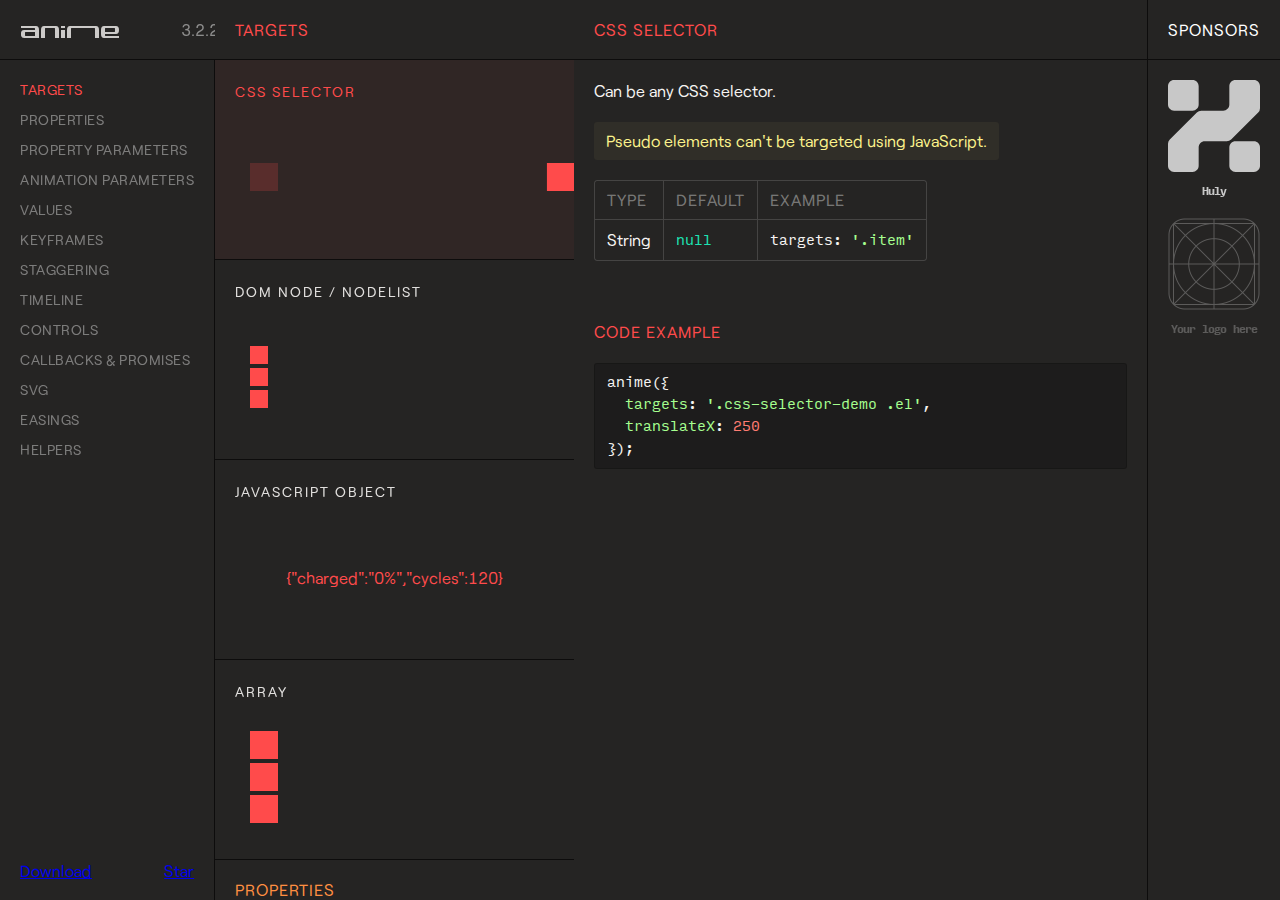
<file: anime-master/documentation/index.html>
<!DOCTYPE html>
<html>
<head>
  <title>Documentation | anime.js</title>
  <meta charset="utf-8">
  <meta name="viewport" content="width=device-width, initial-scale=1, maximum-scale=1">

  <meta property="og:title" content="anime.js">
  <meta property="og:url" content="https://animejs.com">
  <meta property="og:description" content="Javascript animation engine">
  <meta property="og:image" content="https://animejs.com/documentation/assets/img/social-media-image.png">

  <meta name="twitter:card" content="summary_large_image">
  <meta name="twitter:site" content="@juliangarnier">
  <meta name="twitter:creator" content="@juliangarnier">
  <meta name="twitter:title" content="anime.js">
  <meta name="twitter:description" content="Javascript animation engine">
  <meta name="twitter:image" content="https://animejs.com/documentation/assets/img/social-media-image.png">

  <link rel="apple-touch-icon-precomposed" href="assets/img/apple-touch-icon.png">
  <link rel="icon" type="image/png" href="assets/img/favicon.png" >

  <link href="//cloud.typenetwork.com/projects/2160/fontface.css/" rel="stylesheet" type="text/css">

  <link href="assets/css/animejs.css" rel="stylesheet">
  <link href="assets/css/anime-theme.css" rel="stylesheet">
  <link href="assets/css/documentation.css" rel="stylesheet">
  <link href="assets/css/v4.css" rel="stylesheet">
  <!-- Google tag (gtag.js) -->
  <script async src="https://www.googletagmanager.com/gtag/js?id=G-16LTPBS8QC"></script>
  <script>
    window.dataLayer = window.dataLayer || [];
    function gtag(){dataLayer.push(arguments);}
    gtag('js', new Date());
    gtag('config', 'G-16LTPBS8QC');
  </script>
  <script src="../lib/anime.min.js"></script>
</head>
<body>
  <div id="top-banner">
    <button id="close-banner">✕</button>
    <p>
      Anime.js V4 is now in early access for GitHub Sponsors!
    </p>
    <a id="banner-cta" href="https://github.com/sponsors/juliangarnier" target="_blank">Try <span>Anime.js</span> V4</a>
  </div>
  <div class="content">
    <header id="docs-header" class="header">
    <a class="logo" href="https://github.com/juliangarnier/anime/">
      <img class="anime-mini-logo" src="assets/img/anime-mini-logo.svg" />
      <span class="version-number"></span>
    </a>
    </header>
    <section class="pane sidebar">
      <nav class="navigation"></nav>
      <div class="sidebar-info">
        <a class="github-button" href="https://github.com/juliangarnier/anime/archive/master.zip" data-color-scheme="no-preference: dark; light: dark; dark: dark;" data-icon="octicon-cloud-download" aria-label="Download juliangarnier/anime on GitHub">Download</a>
        <a class="github-button" href="https://github.com/juliangarnier/anime" data-color-scheme="no-preference: dark; light: dark; dark: dark;" data-show-count="true" aria-label="Star juliangarnier/anime on GitHub">Star</a>
      </div>
    </section>
    <section class="pane demos">

<!-- TARGETS -->
<article id="targets" class="color-targets">
  <header>
    <h2 class="demos-title">Targets</h2>
  </header>

<div id="cssSelector" class="demo">
  <h3 class="demo-title">CSS Selector</h3>
  <div class="demo-description">
    <p>Can be any CSS selector.</p>
    <p class="bubble warning">Pseudo elements can't be targeted using JavaScript.</p>
    <table>
      <thead>
        <td>Type</td>
        <td>Default</td>
        <td>Example</td>
      </thead>
      <tr>
        <td>String</td>
        <td><code>null</code></td>
        <td><code>targets: '.item'</code></td>
      </tr>
    </table>
  </div>
  <div class="demo-content css-selector-demo">
    <div class="line">
      <div class="square shadow"></div>
      <div class="square el"></div>
    </div>
  </div>
  <script>var cssSelector = function() {
/*DEMO*/
anime({
  targets: '.css-selector-demo .el',
  translateX: 250
});
/*DEMO*/
}
  </script>

</div>

<div id="domNode" class="demo">
  <h3 class="demo-title">DOM Node / NodeList</h3>
  <div class="demo-description">
    <p>
      Can be any DOM Node or NodeList.
    </p>
    <table>
      <thead>
        <td>Type</td>
        <td>Default</td>
        <td>Example</td>
      </thead>
      <tr>
        <td>DOM Node</td>
        <td><code>null</code></td>
        <td><code>targets: el.querySelector('.item')</code></td>
      </tr>
      <tr>
        <td>NodeList</td>
        <td><code>null</code></td>
        <td><code>targets: el.querySelectorAll('.item')</code></td>
      </tr>
    </table>
  </div>
  <div class="demo-content dom-node-demo">
    <div class="line">
      <div class="small square shadow"></div>
      <div class="small square el"></div>
    </div>
    <div class="line">
      <div class="small square shadow"></div>
      <div class="small square el"></div>
    </div>
    <div class="line">
      <div class="small square shadow"></div>
      <div class="small square el"></div>
    </div>
  </div>
  <script>var domNode = function() {
/*DEMO*/
var elements = document.querySelectorAll('.dom-node-demo .el');

anime({
  targets: elements,
  translateX: 270
});
/*DEMO*/
}
  </script>
</div>

<div id="JSobject" class="demo">
  <h3 class="demo-title">JavaScript Object</h3>
  <div class="demo-description">
    <p>
      A JavaScript Object with at least one property containing a numerical value.
    </p>
    <table>
      <thead>
        <td>Type</td>
        <td>Default</td>
        <td>Example</td>
      </thead>
      <tr>
        <td>Object</td>
        <td><code>null</code></td>
        <td><code>targets: myObjectProp</code></td>
      </tr>
    </table>
  </div>
  <div class="demo-content">
    <pre class="battery-log">{"charged":"0%","cycles":120}</pre>
  </div>
  <script>var JSobject = function() {
/*DEMO*/
var logEl = document.querySelector('.battery-log');

var battery = {
  charged: '0%',
  cycles: 120
}

anime({
  targets: battery,
  charged: '100%',
  cycles: 130,
  round: 1,
  easing: 'linear',
  update: function() {
    logEl.innerHTML = JSON.stringify(battery);
  }
});
/*DEMO*/
}
  </script>
<script>
</script>
</div>

<div id="array" class="demo">
  <h3 class="demo-title">Array</h3>
  <div class="demo-description">
    <p>
      An array containing multiple targets.
    </p>
    <p class="bubble info">
      Accepts mixed types. E.g. <code>['.el', domNode, jsObject]</code>
    </p>
    <table>
      <thead>
        <td>Type</td>
        <td>Default</td>
        <td>Example</td>
      </thead>
      <tr>
        <td>Array</td>
        <td><code>null</code></td>
        <td><code>targets: ['.item', el.getElementById('#thing')]</code></td>
      </tr>
    </table>
  </div>
  <div class="demo-content mixed-array-demo">
    <div class="line">
      <div class="square shadow"></div>
      <div class="square el el-01"></div>
    </div>
    <div class="line">
      <div class="square shadow"></div>
      <div class="square el el-02"></div>
    </div>
    <div class="line">
      <div class="square shadow"></div>
      <div class="square el el-03"></div>
    </div>
  </div>
  <script>var array = function() {
/*DEMO*/
var el = document.querySelector('.mixed-array-demo .el-01');

anime({
  targets: [el, '.mixed-array-demo .el-02', '.mixed-array-demo .el-03'],
  translateX: 250
});
/*DEMO*/
}
  </script>

</div>

</article>
<!-- -->

<!-- ANIMATABLE PROPERTIES -->
<article id="properties" class="color-properties">
<header>
  <h2 class="demos-title">Properties</h2>
</header>

<div id="cssProperties" class="demo">
  <h3 class="demo-title">CSS Properties</h3>
  <div class="demo-description">
    <p>
      Any CSS properties can be animated.
    </p>
    <p class="bubble warning">
      Most CSS properties will cause layout changes or repaint, and will result in choppy animation.
      Prioritize opacity and CSS transforms as much as possible.
    </p>
    <p>More details about accepted values in the <a class="color-values" href="#unitlessValue">values</a> section.</p>
    <table>
      <thead>
        <td>Example</td>
        <td>value</td>
      </thead>
      <tr>
        <td><code>opacity</code></td>
        <td><code>.5</code></td>
      </tr>
      <tr>
        <td><code>left</code></td>
        <td><code>'100px'</code></td>
      </tr>
    </table>
  </div>
  <div class="demo-content css-prop-demo">
    <div class="large square shadow"></div>
    <div class="large square el"></div>
  </div>
  <script>var cssProperties = function() {
/*DEMO*/
anime({
  targets: '.css-prop-demo .el',
  left: '240px',
  backgroundColor: '#FFF',
  borderRadius: ['0%', '50%'],
  easing: 'easeInOutQuad'
});
/*DEMO*/
}
  </script>
</div>

<div id="CSStransforms" class="demo">
  <h3 class="demo-title">CSS Transforms</h3>
  <div class="demo-description">
    <p>
      Animate CSS transforms properties individually.
    </p>
    <p class="bubble info">
      It's possible to specify different timing for each transforms properties, more details in the <a class="color-prop-params" href="#specificPropParameters">specific property parameters</a> section.
    </p>
    <p>More details about accepted values in the <a class="color-values" href="#unitlessValue">values</a> section.</p>
    <table>
      <thead>
        <td>Valid properties</td>
        <td>Default unit</td>
      </thead>
      <tr><td><code>'translateX'</code></td><td><code>'px'</code></td></tr>
      <tr><td><code>'translateY'</code></td><td><code>'px'</code></td></tr>
      <tr><td><code>'translateZ'</code></td><td><code>'px'</code></td></tr>
      <tr><td><code>'rotate'</code></td><td><code>'deg'</code></td></tr>
      <tr><td><code>'rotateX'</code></td><td><code>'deg'</code></td></tr>
      <tr><td><code>'rotateY'</code></td><td><code>'deg'</code></td></tr>
      <tr><td><code>'rotateZ'</code></td><td><code>'deg'</code></td></tr>
      <tr><td><code>'scale'</code></td><td><code>—</code></td></tr>
      <tr><td><code>'scaleX'</code></td><td><code>—</code></td></tr>
      <tr><td><code>'scaleY'</code></td><td><code>—</code></td></tr>
      <tr><td><code>'scaleZ'</code></td><td><code>—</code></td></tr>
      <tr><td><code>'skew'</code></td><td><code>'deg'</code></td></tr>
      <tr><td><code>'skewX'</code></td><td><code>'deg'</code></td></tr>
      <tr><td><code>'skewY'</code></td><td><code>'deg'</code></td></tr>
      <tr><td><code>'perspective'</code></td><td><code>'px'</code></td></tr>
    </table>
  </div>
  <div class="demo-content css-transforms-demo">
    <div class="square shadow"></div>
    <div class="square el"></div>
  </div>
  <script>var CSStransforms = function() {
/*DEMO*/
anime({
  targets: '.css-transforms-demo .el',
  translateX: 250,
  scale: 2,
  rotate: '1turn'
});
/*DEMO*/
}
  </script>
</div>

<div id="JSobjProp" class="demo">
  <h3 class="demo-title">Object properties</h3>
  <div class="demo-description">
    <p>
      Any Object property containing a numerical value can be animated.<br>
      More details about accepted values in the <a class="color-values" href="#unitlessValue">values</a> section.
    </p>
    <table>
      <thead>
        <td>Example</td>
        <td>value</td>
      </thead>
      <tr>
        <td><code>prop1</code></td>
        <td><code>50</code></td>
      </tr>
      <tr>
        <td><code>'prop2'</code></td>
        <td><code>'100%'</code></td>
      </tr>
    </table>
  </div>
  <div class="demo-content">
    <pre class="js-object-log">{"prop1":0,"prop2":"0%"}</pre>
  </div>
  <script>var JSobjProp = function() {
/*DEMO*/
var objPropLogEl = document.querySelector('.js-object-log');

var myObject = {
  prop1: 0,
  prop2: '0%'
}

anime({
  targets: myObject,
  prop1: 50,
  prop2: '100%',
  easing: 'linear',
  round: 1,
  update: function() {
    objPropLogEl.innerHTML = JSON.stringify(myObject);
  }
});
/*DEMO*/
}
  </script>
</div>

<div id="domAttr" class="demo">
  <h3 class="demo-title">DOM Attributes</h3>
  <div class="demo-description">
    <p>
      Any DOM Attributes containing a numerical value can be animated.<br>
      More details about accepted values in the <a class="color-values" href="#unitlessValue">values</a> section.
    </p>
    <table>
      <thead>
        <td>Example</td>
        <td>value</td>
      </thead>
      <tr>
        <td><code>value</code></td>
        <td><code>1000</code></td>
      </tr>
      <tr>
        <td><code>volume</code></td>
        <td><code>0</code></td>
      </tr>
      <tr>
        <td><code>data-custom</code></td>
        <td><code>'3 dogs'</code></td>
      </tr>
    </table>
  </div>
  <div class="demo-content dom-attribute-demo">
    <input class="el text-output" value="0"></input>
  </div>
  <script>var domAttr = function() {
/*DEMO*/
anime({
  targets: '.dom-attribute-demo input',
  value: [0, 1000],
  round: 1,
  easing: 'easeInOutExpo'
});
/*DEMO*/
}
  </script>
</div>

<div id="svgAttr" class="demo">
  <h3 class="demo-title">SVG Attributes</h3>
  <div class="demo-description">
    <p>
      Like any other <a class="color-properties" href="#domAttr">DOM attributes</a>, all SVG attributes containing at least one numerical value can be animated.<br>
      More details about accepted values in the <a class="color-values" href="#unitlessValue">values</a> section and SVG animation in the <a class="color-svg" href="#motionPath">SVG</a> section.
    </p>
    <table>
      <thead>
        <td>Example</td>
        <td>value</td>
      </thead>
      <tr>
        <td><code>points</code></td>
        <td><code>'64 68.64 8.574 100 63.446 67.68 64 4 64.554 67.68 119.426 100'</code></td>
      </tr>
      <tr>
        <td><code>scale</code></td>
        <td><code>1</code></td>
      </tr>
      <tr>
        <td><code>baseFrequency</code></td>
        <td><code>0</code></td>
      </tr>
    </table>
  </div>
  <div class="demo-content align-center svg-attributes-demo">
<svg width="128" height="128" viewBox="0 0 128 128">
  <filter id="displacementFilter">
    <feTurbulence type="turbulence" baseFrequency=".05" numOctaves="2" result="turbulence"/>
    <feDisplacementMap in2="turbulence" in="SourceGraphic" scale="15" xChannelSelector="R" yChannelSelector="G"/>
  </filter>
  <polygon points="64 68.64 8.574 100 63.446 67.68 64 4 64.554 67.68 119.426 100" style="filter: url(#displacementFilter)" fill="currentColor"/>
</svg>
  </div>
  <script>var svgAttr = function() {
  // Needed to reset demo
  var polyEl = document.querySelector('.svg-attributes-demo polygon');
  var feTurbulenceEl = document.querySelector('feTurbulence');
  var feDisplacementMap = document.querySelector('feDisplacementMap');
  polyEl.setAttribute('points', '64 68.64 8.574 100 63.446 67.68 64 4 64.554 67.68 119.426 100');
  feTurbulenceEl.setAttribute('baseFrequency', '.05');
  feDisplacementMap.setAttribute('scale', '15');
/*DEMO*/
anime({
  targets: ['.svg-attributes-demo polygon', 'feTurbulence', 'feDisplacementMap'],
  points: '64 128 8.574 96 8.574 32 64 0 119.426 32 119.426 96',
  baseFrequency: 0,
  scale: 1,
  loop: true,
  direction: 'alternate',
  easing: 'easeInOutExpo'
});
/*DEMO*/
}
  </script>

</div>

</article>
<!-- -->

<!-- PROPERTY PARAMETERS -->
<article id="propertyParameters" class="color-prop-params">
  <header>
    <h2 class="demos-title">Property parameters</h2>
  </header>

<div id="duration" class="demo">
  <h3 class="demo-title">Duration</h3>
  <div class="demo-description">
    <p>
      Defines the duration in milliseconds of the animation.
    </p>
    <table>
      <thead>
        <td>Type</td>
        <td>Default</td>
        <td>Example</td>
      </thead>
      <tr>
        <td>Number</td>
        <td><code>1000</code></td>
        <td><code>3000</code></td>
      </tr>
      <tr>
        <td>anime.stagger</td>
        <td>See <a class="color-staggering" href="#staggeringBasics">staggering</a> section</td>
        <td><code>anime.stagger(150)</code></td>
      </tr>
      <tr>
        <td>Function</td>
        <td>See <a class="color-prop-params" href="#functionBasedParameters">function based parameters</a> section</td>
        <td><code>(el, i) => i * 150</code></td>
      </tr>
    </table>
  </div>
  <div class="demo-content duration-demo">
    <div class="label">3000 ms</div>
    <div class="square shadow"></div>
    <div class="square el"></div>
  </div>
  <script>var duration = function() {
/*DEMO*/
anime({
  targets: '.duration-demo .el',
  translateX: 250,
  duration: 3000
});
/*DEMO*/
}
  </script>
</div>

<div id="delay" class="demo">
  <h3 class="demo-title">Delay</h3>
  <div class="demo-description">
    <p>
      Defines the delay in milliseconds of the animation.
    </p>
    <table>
      <thead>
        <td>Type</td>
        <td>Default</td>
        <td>Example</td>
      </thead>
      <tr>
        <td>Number</td>
        <td><code>0</code></td>
        <td><code>1000</code></td>
      </tr>
      <tr>
        <td>anime.stagger</td>
        <td>See <a class="color-staggering" href="#staggeringBasics">staggering</a> section</td>
        <td><code>anime.stagger(150)</code></td>
      </tr>
      <tr>
        <td>Function</td>
        <td>See <a class="color-prop-params" href="#functionBasedParameters">function based parameters</a> section</td>
        <td><code>(el, i) => i * 150</code></td>
      </tr>
    </table>
  </div>
  <div class="demo-content delay-demo">
    <div class="label">1000 ms</div>
    <div class="square shadow"></div>
    <div class="square el"></div>
  </div>
  <script>var delay = function() {
/*DEMO*/
anime({
  targets: '.delay-demo .el',
  translateX: 250,
  delay: 1000
});
/*DEMO*/
}
  </script>
</div>

<div id="endDelay" class="demo">
  <h3 class="demo-title">end delay</h3>
  <div class="demo-description">
    <p>
      Adds some extra time in milliseconds at the end of the animation.
    </p>
    <table>
      <thead>
        <td>Type</td>
        <td>Default</td>
        <td>Example</td>
      </thead>
      <tr>
        <td>Number</td>
        <td><code>0</code></td>
        <td><code>1000</code></td>
      </tr>
      <tr>
        <td>anime.stagger</td>
        <td>See <a class="color-staggering" href="#staggeringBasics">staggering</a> section</td>
        <td><code>anime.stagger(150)</code></td>
      </tr>
      <tr>
        <td>Function</td>
        <td>See <a class="color-prop-params" href="#functionBasedParameters">function based parameters</a> section</td>
        <td><code>(el, i) => i * 150</code></td>
      </tr>
    </table>
  </div>
  <div class="demo-content end-delay-demo">
    <div class="label">1000 ms</div>
    <div class="square shadow"></div>
    <div class="square el"></div>
  </div>
  <script>var endDelay = function() {
/*DEMO*/
anime({
  targets: '.end-delay-demo .el',
  translateX: 250,
  endDelay: 1000,
  direction: 'alternate'
});
/*DEMO*/
}
  </script>

</div>

<div id="easing" class="demo">
  <h3 class="demo-title">Easing</h3>
  <div class="demo-description">
    <p>
      Defines the timing function of the animation.
    </p>
    <p class="bubble info">
      Check out the <a class="color-easings" href="#linearEasing">easings</a> section for a complete list of available easing and parameters.
    </p>
    <table>
      <thead>
        <td>Type</td>
        <td>Default</td>
        <td>Example</td>
      </thead>
      <tr>
        <td>String</td>
        <td><code>'easeOutElastic(1, .5)'</code></td>
        <td><code>easing: 'easeInOutQuad'</code></td>
      </tr>
    </table>
  </div>
  <div class="demo-content easing-demo">
    <div class="label">easeInOutExpo</div>
    <div class="square shadow"></div>
    <div class="square el"></div>
  </div>
  <script>var easing = function() {
/*DEMO*/
anime({
  targets: '.easing-demo .el',
  translateX: 250,
  easing: 'easeInOutExpo'
});
/*DEMO*/
}
  </script>

</div>

<div id="round" class="demo">
  <h3 class="demo-title">Round</h3>
  <div class="demo-description">
    <p>
      Rounds up the value to x decimals.
    </p>
    <table>
      <thead>
        <td>Type</td>
        <td>Default</td>
        <td>Example</td>
      </thead>
      <tr>
        <td>Number</td>
        <td><code>0</code></td>
        <td><code>round: 10</code></td>
      </tr>
    </table>
  </div>
  <div class="demo-content">
    <pre class="round-log">0</pre>
  </div>
  <script>var round = function() {
/*DEMO*/
var roundLogEl = document.querySelector('.round-log');

anime({
  targets: roundLogEl,
  innerHTML: [0, 10000],
  easing: 'linear',
  round: 10 // Will round the animated value to 1 decimal
});
/*DEMO*/
}
  </script>
</div>

<div id="specificPropParameters" class="demo">
  <h3 class="demo-title">Specific property parameters</h3>
  <div class="demo-description">
    <p>
      Defines specific parameters to each property of the animation using an Object as value.<br>
      Other properties that aren't specified in the Object are inheritted from the main animation.
    </p>
    <table>
      <thead>
        <td>Type</td>
        <td>Example</td>
      </thead>
      <tr>
        <td>Object</td>
<td><code>rotate: {
  value: 360,
  duration: 1800,
  easing: 'easeInOutSine'
}</code></td>
      </tr>
    </table>
  </div>
  <div class="demo-content specific-prop-params-demo">
    <div class="square shadow"></div>
    <div class="square el"></div>
  </div>
  <script>var specificPropParameters = function() {
/*DEMO*/
anime({
  targets: '.specific-prop-params-demo .el',
  translateX: {
    value: 250,
    duration: 800
  },
  rotate: {
    value: 360,
    duration: 1800,
    easing: 'easeInOutSine'
  },
  scale: {
    value: 2,
    duration: 1600,
    delay: 800,
    easing: 'easeInOutQuart'
  },
  delay: 250 // All properties except 'scale' inherit 250ms delay
});
/*DEMO*/
}
  </script>

</div>

<div id="functionBasedParameters" class="demo">
  <h3 class="demo-title">Function based parameters</h3>
  <div class="demo-description">
    <p>
      Get different values for every target and property of the animation.
    </p>
    <p>
      The function accepts 3 arguments:
    </p>
    <table>
      <thead>
        <td>Arguments</td>
        <td>Infos</td>
      </thead>
      <tr>
        <td><code>target</code></td>
        <td>The curent animated targeted element</td>
      </tr>
      <tr>
        <td><code>index</code></td>
        <td>The index of the animated targeted element</td>
      </tr>
      <tr>
        <td><code>targetsLength</code></td>
        <td>The total number of animated targets</td>
      </tr>
    </table>
    <p class="bubble info">
      See <a class="color-staggering" href="#staggeringBasics">staggering</a> section for easier values manipulation.
    </p>
  </div>
  <div class="demo-content function-based-params-demo">
    <div class="line">
      <div class="small label">delay = 0 * 100</div>
      <div class="small square shadow"></div>
      <div class="small square el"></div>
    </div>
    <div class="line">
      <div class="small label">delay = 1 * 100</div>
      <div class="small square shadow"></div>
      <div class="small square el"></div>
    </div>
    <div class="line">
      <div class="small label">delay = 2 * 100</div>
      <div class="small square shadow"></div>
      <div class="small square el"></div>
    </div>
  </div>
  <script>var functionBasedParameters = function() {
/*DEMO*/
anime({
  targets: '.function-based-params-demo .el',
  translateX: 270,
  direction: 'alternate',
  loop: true,
  delay: function(el, i, l) {
    return i * 100;
  },
  endDelay: function(el, i, l) {
    return (l - i) * 100;
  }
});
/*DEMO*/
}
  </script>

</div>

</article>
<!-- -->

<!-- ANIMATION PARAMETERS -->
<article id="animationParameters" class="color-anim-params">
  <header>
    <h2 class="demos-title">Animation parameters</h2>
  </header>

<div id="direction" class="demo">
  <h3 class="demo-title">Direction</h3>
  <div class="demo-description">
    <p>
      Defines the direction of the animation.
    </p>
    <table>
      <thead>
        <td>Accepts</td>
        <td>Infos</td>
      </thead>
      <tr>
        <td><code>'normal'</code></td>
        <td>Animation progress goes from 0 to 100%</td>
      </tr>
      <tr>
        <td><code>'reverse'</code></td>
        <td>Animation progress goes from 100% to 0%</td>
      </tr>
      <tr>
        <td><code>'alternate'</code></td>
        <td>Animation progress goes from 0% to 100% then goes back to 0%</td>
      </tr>
    </table>
  </div>
  <div class="demo-content">
    <div class="line">
      <div class="label">normal</div>
      <div class="square shadow"></div>
      <div class="square el dir-normal"></div>
    </div>
    <div class="line">
      <div class="label">reverse</div>
      <div class="square shadow"></div>
      <div class="square el dir-reverse"></div>
    </div>
    <div class="line">
      <div class="label">alternate</div>
      <div class="square shadow"></div>
      <div class="square el dir-alternate"></div>
    </div>
  </div>
  <script>var direction = function() {
/*DEMO*/
anime({
  targets: '.dir-normal',
  translateX: 250,
  easing: 'easeInOutSine'
});

anime({
  targets: '.dir-reverse',
  translateX: 250,
  direction: 'reverse',
  easing: 'easeInOutSine'
});

anime({
  targets: '.dir-alternate',
  translateX: 250,
  direction: 'alternate',
  easing: 'easeInOutSine'
});
/*DEMO*/
}
  </script>

</div>

<div id="loop" class="demo">
  <h3 class="demo-title">Loop</h3>
  <div class="demo-description">
    <p>
      Defines the number of iterations of your animation.
    </p>
    <table>
      <thead>
        <td>Accepts</td>
        <td>Infos</td>
      </thead>
      <tr>
        <td><code>Number</code></td>
        <td>The number of iterations</td>
      </tr>
      <tr>
        <td><code>true</code></td>
        <td>Loop indefinitely</td>
      </tr>
    </table>
  </div>
  <div class="demo-content">
    <div class="line">
      <div class="small label">normal 3 times</div>
      <div class="small square shadow"></div>
      <div class="small square el loop"></div>
    </div>
    <div class="line">
      <div class="small label">reverse 3 times</div>
      <div class="small square shadow"></div>
      <div class="small square el loop-reverse"></div>
    </div>
    <div class="line">
      <div class="small label">alternate 3 times</div>
      <div class="small square shadow"></div>
      <div class="small square el loop-alternate"></div>
    </div>
    <div class="line">
      <div class="small label">normal inifinite</div>
      <div class="small square shadow"></div>
      <div class="small square el loop-infinity"></div>
    </div>
    <div class="line">
      <div class="small label">inifinite reverse</div>
      <div class="small square shadow"></div>
      <div class="small square el loop-reverse-infinity"></div>
    </div>
    <div class="line">
      <div class="small label">inifinite alternate</div>
      <div class="small square shadow"></div>
      <div class="small square el loop-alternate-infinity"></div>
    </div>
  </div>
  <script>var loop = function() {
/*DEMO*/
anime({
  targets: '.loop',
  translateX: 270,
  loop: 3,
  easing: 'easeInOutSine'
});

anime({
  targets: '.loop-infinity',
  translateX: 270,
  loop: true,
  easing: 'easeInOutSine'
});

anime({
  targets: '.loop-reverse',
  translateX: 270,
  loop: 3,
  direction: 'reverse',
  easing: 'easeInOutSine'
});

anime({
  targets: '.loop-reverse-infinity',
  translateX: 270,
  direction: 'reverse',
  loop: true,
  easing: 'easeInOutSine'
});

anime({
  targets: '.loop-alternate',
  translateX: 270,
  loop: 3,
  direction: 'alternate',
  easing: 'easeInOutSine'
});

anime({
  targets: '.loop-alternate-infinity',
  translateX: 270,
  direction: 'alternate',
  loop: true,
  easing: 'easeInOutSine'
});
/*DEMO*/
}
  </script>
</div>

<div id="autoplay" class="demo">
  <h3 class="demo-title">Autoplay</h3>
  <div class="demo-description">
    <p>
      Defines if the animation should automatically starts or not.
    </p>
    <table>
      <thead>
        <td>Accepts</td>
        <td>Infos</td>
      </thead>
      <tr>
        <td><code>true</code></td>
        <td>Automatically starts the animation</td>
      </tr>
      <tr>
        <td><code>false</code></td>
        <td>Animation is paused by default</td>
      </tr>
    </table>
  </div>
  <div class="demo-content">
    <div class="line">
      <div class="label">autoplay: true</div>
      <div class="square shadow"></div>
      <div class="square el autoplay-true"></div>
    </div>
    <div class="line">
      <div class="label">autoplay: false</div>
      <div class="square shadow"></div>
      <div class="square el autoplay-false"></div>
    </div>
  </div>
  <script>var autoplay = function() {
/*DEMO*/
anime({
  targets: '.autoplay-true',
  translateX: 250,
  autoplay: true,
  easing: 'easeInOutSine'
});

anime({
  targets: '.autoplay-false',
  translateX: 250,
  autoplay: false,
  easing: 'easeInOutSine'
});
/*DEMO*/
}
  </script>
</div>

</article>
<!-- -->

<!-- VALUES -->
<article id="values" class="color-values">
<header>
  <h2 class="demos-title">Values</h2>
</header>

<div id="unitlessValue" class="demo">
  <h3 class="demo-title">Unitless</h3>
  <div class="demo-description">
    <p>
      If the original value has a unit, it will be automatically added to the animated value.
    </p>
    <table>
      <thead>
        <td>Type</td>
        <td>Example</td>
      </thead>
      <tr>
        <td>Number</td>
        <td><code>translateX: 250</code></td>
      </tr>
    </table>
  </div>
  <div class="demo-content unitless-values-demo">
    <div class="circle shadow"></div>
    <div class="circle el"></div>
  </div>
  <script>var unitlessValue = function() {
/*DEMO*/
anime({
  targets: '.unitless-values-demo .el',
  translateX: 250, // -> '250px'
  rotate: 540 // -> '540deg'
});
/*DEMO*/
}
  </script>

</div>

<div id="specificUnitValue" class="demo">
  <h3 class="demo-title">Specific unit</h3>
  <div class="demo-description">
    <p>
      Forces the animation to use a certain unit and will automatically convert the initial target value.
    </p>
    <p class="bubble warning">
      Conversion accuracy can vary depending of the unit used.<br>
      You can also define the initial value of the animation directly using an array, see the <a href="#fromToValues" class="color-values">from to values</a> section.
    </p>
    <table>
      <thead>
        <td>Type</td>
        <td>Example</td>
      </thead>
      <tr>
        <td>String</td>
        <td><code>width: '100%'</code></td>
      </tr>
    </table>
  </div>
  <div class="demo-content specific-unit-values-demo">
    <div class="square shadow"></div>
    <div class="square el"></div>
  </div>
  <script>var specificUnitValue = function() {
/*DEMO*/
anime({
  targets: '.specific-unit-values-demo .el',
  width: '100%', // -> from '28px' to '100%',
  easing: 'easeInOutQuad',
  direction: 'alternate',
  loop: true
});
/*DEMO*/
}
  </script>

</div>

<div id="relativeValues" class="demo">
  <h3 class="demo-title">Relative</h3>
  <div class="demo-description">
    <p>
      Adds, substracts or multiplies the original value.
    </p>
    <table>
      <thead>
        <td>Accepts</td>
        <td>Effect</td>
        <td>Example</td>
      </thead>
      <tr>
        <td><code>'+='</code></td>
        <td>Add</td>
        <td><code>'+=100'</code></td>
      </tr>
      <tr>
        <td><code>'-='</code></td>
        <td>Substract</td>
        <td><code>'-=2turn'</code></td>
      </tr>
      <tr>
        <td><code>'*='</code></td>
        <td>Multiply</td>
        <td><code>'*=10'</code></td>
      </tr>
    </table>
  </div>
  <div class="demo-content">
    <div class="circle shadow"></div>
    <div class="circle el relative-values"></div>
  </div>
  <script>var relativeValues = function() {
/*DEMO*/
var relativeEl = document.querySelector('.el.relative-values');
relativeEl.style.transform = 'translateX(100px)';

anime({
  targets: '.el.relative-values',
  translateX: {
    value: '*=2.5', // 100px * 2.5 = '250px'
    duration: 1000
  },
  width: {
    value: '-=20px', // 28 - 20 = '8px'
    duration: 1800,
    easing: 'easeInOutSine'
  },
  rotate: {
    value: '+=2turn', // 0 + 2 = '2turn'
    duration: 1800,
    easing: 'easeInOutSine'
  },
  direction: 'alternate'
});
/*DEMO*/
}
  </script>

</div>

<div id="colors" class="demo">
  <h3 class="demo-title">Colors</h3>
  <div class="demo-description">
    <p>
      <i>anime.js</i> accepts and converts Hexadecimal, RGB, RGBA, HSL, and HSLA color values.
    </p>
    <p class="bubble warning">
      CSS color codes ( e.g. : <code>'red', 'yellow', 'aqua'</code> ) are not supported.
    </p>
    <table>
      <thead>
        <td>Accepts</td>
        <td>Example</td>
      </thead>
      <tr>
        <td>Hexadecimal</td>
        <td><code>'#FFF'</code> or <code>'#FFFFFF'</code></td>
      </tr>
      <tr>
        <td>RGB</td>
        <td><code>'rgb(255, 255, 255)'</code></td>
      </tr>
      <tr>
        <td>RGBA</td>
        <td><code>'rgba(255, 255, 255, .2)'</code></td>
      </tr>
      <tr>
        <td>HSL</td>
        <td><code>'hsl(0, 100%, 100%)'</code></td>
      </tr>
      <tr>
        <td>HSLA</td>
        <td><code>'hsla(0, 100%, 100%, .2)'</code></td>
      </tr>
    </table>
  </div>
  <div class="demo-content colors-demo">
    <div class="line">
      <div class="small label">HEX</div>
      <div class="small circle shadow"></div>
      <div class="small circle el color-hex"></div>
    </div>
    <div class="line">
      <div class="small label">RGB</div>
      <div class="small circle shadow"></div>
      <div class="small circle el color-rgb"></div>
    </div>
    <div class="line">
      <div class="small label">HSL</div>
      <div class="small circle shadow"></div>
      <div class="small circle el color-hsl"></div>
    </div>
    <div class="line">
      <div class="small label">RGBA</div>
      <div class="small circle shadow"></div>
      <div class="small circle el color-rgba"></div>
    </div>
    <div class="line">
      <div class="small label">HSLA</div>
      <div class="small circle shadow"></div>
      <div class="small circle el color-hsla"></div>
    </div>
  </div>
  <script>var colors = function() {
/*DEMO*/
var colorsExamples = anime.timeline({
  endDelay: 1000,
  easing: 'easeInOutQuad',
  direction: 'alternate',
  loop: true
})
.add({ targets: '.color-hex',  background: '#FFF' }, 0)
.add({ targets: '.color-rgb',  background: 'rgb(255,255,255)' }, 0)
.add({ targets: '.color-hsl',  background: 'hsl(0, 100%, 100%)' }, 0)
.add({ targets: '.color-rgba', background: 'rgba(255,255,255, .2)' }, 0)
.add({ targets: '.color-hsla', background: 'hsla(0, 100%, 100%, .2)' }, 0)
.add({ targets: '.colors-demo .el', translateX: 270 }, 0);
/*DEMO*/
}
  </script>

</div>

<div id="fromToValues" class="demo">
  <h3 class="demo-title">From To</h3>
  <div class="demo-description">
    <p>
      Forces the animation to start at a specified value.
    </p>
    <table>
      <thead>
        <td>Type</td>
        <td>Example</td>
      </thead>
      <tr>
        <td><code>Array</code></td>
        <td><code>['50%', '100%']</code></td>
      </tr>
    </table>
  </div>
  <div class="demo-content">
    <div class="circle shadow"></div>
    <div class="circle el from-to-values"></div>
  </div>
  <script>var fromToValues = function() {
/*DEMO*/
anime({
  targets: '.el.from-to-values',
  translateX: [100, 250], // from 100 to 250
  delay: 500,
  direction: 'alternate',
  loop: true
});
/*DEMO*/
}
  </script>

</div>

<div id="functionBasedPropVal" class="demo">
  <h3 class="demo-title">Function based values</h3>
  <div class="demo-description">
    <p>
      Get different values for every target and property of the animation.
    </p>
    <p>
      The function accepts 3 arguments:
    </p>
    <table>
      <thead>
        <td>Arguments</td>
        <td>Infos</td>
      </thead>
      <tr>
        <td><code>target</code></td>
        <td>The curently animated targeted element</td>
      </tr>
      <tr>
        <td><code>index</code></td>
        <td>The index of the animated targeted element</td>
      </tr>
      <tr>
        <td><code>targetsLength</code></td>
        <td>The total number of animated targets</td>
      </tr>
    </table>
  </div>
  <div class="demo-content function-based-values-demo">
    <div class="line">
      <div class="small circle shadow"></div>
      <div data-x="170" class="small circle el"></div>
    </div>
    <div class="line">
      <div class="small circle shadow"></div>
      <div data-x="80" class="small circle el"></div>
    </div>
    <div class="line">
      <div class="small circle shadow"></div>
      <div data-x="270" class="small circle el"></div>
    </div>
  </div>
  <script>var functionBasedPropVal = function() {
/*DEMO*/
anime({
  targets: '.function-based-values-demo .el',
  translateX: function(el) {
    return el.getAttribute('data-x');
  },
  translateY: function(el, i) {
    return 50 + (-50 * i);
  },
  scale: function(el, i, l) {
    return (l - i) + .25;
  },
  rotate: function() { return anime.random(-360, 360); },
  borderRadius: function() { return ['50%', anime.random(10, 35) + '%']; },
  duration: function() { return anime.random(1200, 1800); },
  delay: function() { return anime.random(0, 400); },
  direction: 'alternate',
  loop: true
});
/*DEMO*/
}
  </script>

</div>

</article>
<!-- -->

<!-- KEYFRAMES -->
<article id="keyframes" class="color-keyframes">
<header>
  <h2 class="demos-title">Keyframes</h2>
</header>

<div id="animationKeyframes" class="demo">
  <h3 class="demo-title">Animation keyframes</h3>
  <div class="demo-description">
    <p>
      Animation keyframes are defined using an Array, within the <code>keyframes</code> property.
    </p>
    <p class="bubble info">
      If there is no duration specified inside the keyframes, each keyframe duration will be equal to the animation's total duration divided by the number of keyframes.
    </p>
    <table>
      <thead>
        <td>Type</td>
        <td>Example</td>
      </thead>
      <tr>
        <td><code>Array</code></td>
        <td><code>[
  {value: 100, easing: 'easeOutExpo'},
  {value: 200, delay: 500},
  {value: 300, duration: 1000}
]</code></td>
      </tr>
    </table>
  </div>
  <div class="demo-content animation-keyframes-demo">
    <div class="circle shadow"></div>
    <div class="circle el keyframes"></div>
  </div>
  <script>var animationKeyframes = function() {
/*DEMO*/
anime({
  targets: '.animation-keyframes-demo .el',
  keyframes: [
    {translateY: -40},
    {translateX: 250},
    {translateY: 40},
    {translateX: 0},
    {translateY: 0}
  ],
  duration: 4000,
  easing: 'easeOutElastic(1, .8)',
  loop: true
});
/*DEMO*/
}
  </script>
</div>

<div id="propertyKeyframes" class="demo">
  <h3 class="demo-title">Property keyframes</h3>
  <div class="demo-description">
    <p>
      Similar to <a class="color-keyframes" href="#animationKeyframes">animation keyframes</a>, property keyframes are defined using an Array of property Object. Property keyframes allow overlapping animations since each property have its own keyframes array.
    </p>
    <p class="bubble info">
      If there is no duration specified inside the keyframes, each keyframe duration will be equal to the animation's total duration divided by the number of keyframes.
    </p>
    <table>
      <thead>
        <td>Type</td>
        <td>Example</td>
      </thead>
      <tr>
        <td><code>Array</code></td>
        <td><code>[
  {value: 100, easing: 'easeOutExpo'},
  {value: 200, delay: 500},
  {value: 300, duration: 1000}
]</code></td>
      </tr>
    </table>
  </div>
  <div class="demo-content property-keyframes-demo">
    <div class="circle shadow"></div>
    <div class="circle el keyframes"></div>
  </div>
  <script>var propertyKeyframes = function() {
/*DEMO*/
anime({
  targets: '.property-keyframes-demo .el',
  translateX: [
    { value: 250, duration: 1000, delay: 500 },
    { value: 0, duration: 1000, delay: 500 }
  ],
  translateY: [
    { value: -40, duration: 500 },
    { value: 40, duration: 500, delay: 1000 },
    { value: 0, duration: 500, delay: 1000 }
  ],
  scaleX: [
    { value: 4, duration: 100, delay: 500, easing: 'easeOutExpo' },
    { value: 1, duration: 900 },
    { value: 4, duration: 100, delay: 500, easing: 'easeOutExpo' },
    { value: 1, duration: 900 }
  ],
  scaleY: [
    { value: [1.75, 1], duration: 500 },
    { value: 2, duration: 50, delay: 1000, easing: 'easeOutExpo' },
    { value: 1, duration: 450 },
    { value: 1.75, duration: 50, delay: 1000, easing: 'easeOutExpo' },
    { value: 1, duration: 450 }
  ],
  easing: 'easeOutElastic(1, .8)',
  loop: true
});
/*DEMO*/
}
  </script>
</div>

</article>
<!-- -->

<!-- STAGGERING -->
<article id="staggering" class="color-staggering">
<header>
  <h2 class="demos-title">Staggering</h2>
</header>

<div id="staggeringBasics" class="demo">
  <h3 class="demo-title">Staggering basics</h3>
  <div class="demo-description">
    <p>
      Staggering allows you to animate multiple elements with <a href="https://en.wikipedia.org/wiki/Follow_through_and_overlapping_action">follow through and overlapping action</a>.
    </p>
    <pre><code>anime.stagger(value, options)</code></pre>
    <table>
      <thead>
        <td>Arguments</td>
        <td>Type</td>
        <td>Info</td>
        <td>Required</td>
      </thead>
      <tr>
        <td>Value</td>
        <td><code>Number</code>, <code>String</code>, <code>Array</code></td>
        <td>The manipulated value(s)</td>
        <td>Yes</td>
      </tr>
      <tr>
        <td>Options</td>
        <td><code>Object</code></td>
        <td>Stagger parameters</td>
        <td>No</td>
      </tr>
    </table>
  </div>
  <div class="demo-content basic-staggering-demo">
    <div class="line">
      <div class="label">delay = (100 * 0) ms</div>
      <div class="small square shadow"></div>
      <div class="small square el"></div>
    </div>
    <div class="line">
      <div class="label">delay = (100 * 1) ms</div>
      <div class="small square shadow"></div>
      <div class="small square el"></div>
    </div>
    <div class="line">
      <div class="label">delay = (100 * 2) ms</div>
      <div class="small square shadow"></div>
      <div class="small square el"></div>
    </div>
    <div class="line">
      <div class="label">delay = (100 * 3) ms</div>
      <div class="small square shadow"></div>
      <div class="small square el"></div>
    </div>
    <div class="line">
      <div class="label">delay = (100 * 4) ms</div>
      <div class="small square shadow"></div>
      <div class="small square el"></div>
    </div>
    <div class="line">
      <div class="label">delay = (100 * 5) ms</div>
      <div class="small square shadow"></div>
      <div class="small square el"></div>
    </div>
  </div>
  <script>var staggeringBasics = function() {
/*DEMO*/
anime({
  targets: '.basic-staggering-demo .el',
  translateX: 270,
  delay: anime.stagger(100) // increase delay by 100ms for each elements.
});
/*DEMO*/
}
  </script>
</div>

<div id="staggeringStartValue" class="demo">
  <h3 class="demo-title">Start value</h3>
  <div class="demo-description">
    <p>
      Starts the staggering effect from a specific value.
    </p>
    <pre><code>anime.stagger(value, {start: startValue})</code></pre>
    <table>
      <thead>
        <td>Types</td>
        <td>Info</td>
      </thead>
      <tr>
        <td><code>Number</code>, <code>String</code>
        <td>Same as propety values, see <a href="#unitlessValue" class="color-values">values section</a></td>
      </tr>
    </table>
  </div>
  <div class="demo-content staggering-start-value-demo">
    <div class="line">
      <div class="label">delay = 500 + (100 * 0) ms</div>
      <div class="small square shadow"></div>
      <div class="small square el"></div>
    </div>
    <div class="line">
      <div class="label">delay = 500 + (100 * 1) ms</div>
      <div class="small square shadow"></div>
      <div class="small square el"></div>
    </div>
    <div class="line">
      <div class="label">delay = 500 + (100 * 2) ms</div>
      <div class="small square shadow"></div>
      <div class="small square el"></div>
    </div>
    <div class="line">
      <div class="label">delay = 500 + (100 * 3) ms</div>
      <div class="small square shadow"></div>
      <div class="small square el"></div>
    </div>
    <div class="line">
      <div class="label">delay = 500 + (100 * 4) ms</div>
      <div class="small square shadow"></div>
      <div class="small square el"></div>
    </div>
    <div class="line">
      <div class="label">delay = 500 + (100 * 5) ms</div>
      <div class="small square shadow"></div>
      <div class="small square el"></div>
    </div>
  </div>
  <script>var staggeringStartValue = function() {
/*DEMO*/
anime({
  targets: '.staggering-start-value-demo .el',
  translateX: 270,
  delay: anime.stagger(100, {start: 500}) // delay starts at 500ms then increase by 100ms for each elements.
});
/*DEMO*/
}
  </script>
</div>

<div id="rangeValueStaggering" class="demo">
  <h3 class="demo-title">Range value</h3>
  <div class="demo-description">
    <p>
      Distributes evenly values between two numbers.
    </p>
    <pre><code>anime.stagger([startValue, endValue])</code></pre>
    <table>
      <thead>
        <td>Type</td>
        <td>Info</td>
      </thead>
      <tr>
        <td><code>'easingName'</code></td>
        <td>All valid easing names are accepted, see <a href="#easings" class="color-easings">easings section</a></td>
      </tr>
      <tr>
        <td><code>function(i)</code></td>
        <td>Custom easing function, see <a href="#customEasing" class="color-easings">custom easings section</a></td>
      </tr>
    </table>
  </div>
  <div class="demo-content range-value-staggering-demo">
    <div class="line">
      <div class="label">rotate = -360 + ((360 - (-360)) / 5) * 0</div>
      <div class="small square shadow"></div>
      <div class="small square el"></div>
    </div>
    <div class="line">
      <div class="label">rotate = -360 + ((360 - (-360)) / 5) * 1</div>
      <div class="small square shadow"></div>
      <div class="small square el"></div>
    </div>
    <div class="line">
      <div class="label">rotate = -360 + ((360 - (-360)) / 5) * 2</div>
      <div class="small square shadow"></div>
      <div class="small square el"></div>
    </div>
    <div class="line">
      <div class="label">rotate = -360 + ((360 - (-360)) / 5) * 3</div>
      <div class="small square shadow"></div>
      <div class="small square el"></div>
    </div>
    <div class="line">
      <div class="label">rotate = -360 + ((360 - (-360)) / 5) * 4</div>
      <div class="small square shadow"></div>
      <div class="small square el"></div>
    </div>
    <div class="line">
      <div class="label">rotate = -360 + ((360 - (-360)) / 5) * 5</div>
      <div class="small square shadow"></div>
      <div class="small square el"></div>
    </div>
  </div>
  <script>var rangeValueStaggering = function() {
/*DEMO*/
anime({
  targets: '.range-value-staggering-demo .el',
  translateX: 270,
  rotate: anime.stagger([-360, 360]), // rotation will be distributed from -360deg to 360deg evenly between all elements
  easing: 'easeInOutQuad'
});
/*DEMO*/
}
  </script>
</div>

<div id="staggeringFrom" class="demo">
  <h3 class="demo-title">From value</h3>
  <div class="demo-description">
    <p>
      Starts the stagger effect from a specific position.
    </p>
    <pre><code>anime.stagger(value, {from: startingPosition})</code></pre>
    <table>
      <thead>
        <td>Options</td>
        <td>Type</td>
        <td>Info</td>
      </thead>
      <tr>
        <td><code>'first'</code> (default)</td>
        <td><code>'string'</code></td>
        <td>Start the effect from the first element</td>
      </tr>
      <tr>
        <td><code>'last'</code></td>
        <td><code>'string'</code></td>
        <td>Start the effect from the last element</td>
      </tr>
      <tr>
        <td><code>'center'</code></td>
        <td><code>'string'</code></td>
        <td>Start the effect from the center</td>
      </tr>
      <tr>
        <td><code>index</code></td>
        <td><code>number</code></td>
        <td>Start the effect from the specified index</td>
      </tr>
    </table>
  </div>
  <div class="demo-content staggering-from-demo">
    <div class="line">
      <div class="small square shadow"></div>
      <div class="small square el"></div>
    </div>
    <div class="line">
      <div class="small square shadow"></div>
      <div class="small square el"></div>
    </div>
    <div class="line">
      <div class="small square shadow"></div>
      <div class="small square el"></div>
    </div>
    <div class="line">
      <div class="small square shadow"></div>
      <div class="small square el"></div>
    </div>
    <div class="line">
      <div class="small square shadow"></div>
      <div class="small square el"></div>
    </div>
    <div class="line">
      <div class="small square shadow"></div>
      <div class="small square el"></div>
    </div>
  </div>
  <script>var staggeringFrom = function() {
/*DEMO*/
anime({
  targets: '.staggering-from-demo .el',
  translateX: 270,
  delay: anime.stagger(100, {from: 'center'})
});
/*DEMO*/
}
  </script>
</div>

<div id="staggeringDirection" class="demo">
  <h3 class="demo-title">Direction</h3>
  <div class="demo-description">
    <p>
      Changes the order in which the stagger operates.
    </p>
    <pre><code>anime.stagger(value, {direction: 'reverse'})</code></pre>
    <table>
      <thead>
        <td>Options</td>
        <td>Info</td>
      </thead>
      <tr>
        <td><code>'normal'</code> (default)</td>
        <td>Normal staggering, from the first element to the last</td>
      </tr>
      <tr>
        <td><code>'reverse'</code></td>
        <td>Reversed staggering, from the last element to the first</td>
      </tr>
    </table>
  </div>
  <div class="demo-content staggering-direction-demo">
    <div class="line">
      <div class="small square shadow"></div>
      <div class="small square el"></div>
    </div>
    <div class="line">
      <div class="small square shadow"></div>
      <div class="small square el"></div>
    </div>
    <div class="line">
      <div class="small square shadow"></div>
      <div class="small square el"></div>
    </div>
    <div class="line">
      <div class="small square shadow"></div>
      <div class="small square el"></div>
    </div>
    <div class="line">
      <div class="small square shadow"></div>
      <div class="small square el"></div>
    </div>
    <div class="line">
      <div class="small square shadow"></div>
      <div class="small square el"></div>
    </div>
  </div>
  <script>var staggeringDirection = function() {
/*DEMO*/
anime({
  targets: '.staggering-direction-demo .el',
  translateX: 270,
  delay: anime.stagger(100, {direction: 'reverse'})
});
/*DEMO*/
}
  </script>
</div>

<div id="staggeringEasing" class="demo">
  <h3 class="demo-title">Easing</h3>
  <div class="demo-description">
    <p>
      Stagger values using an easing function.
    </p>
    <pre><code>anime.stagger(value, {easing: 'easingName'})</code></pre>
    <table>
      <thead>
        <td>Type</td>
        <td>Info</td>
      </thead>
      <tr>
        <td><code>'string'</code></td>
        <td>All valid <a href="#easings" class="color-easings">easing names</a> are accepted</td>
      </tr>
      <tr>
        <td><code>function(i)</code></td>
        <td>Use your own <a href="#customEasing" class="color-easings">custom easings function</a></td>
      </tr>
    </table>
  </div>
  <div class="demo-content staggering-easing-demo">
    <div class="line">
      <div class="small square shadow"></div>
      <div class="small square el"></div>
    </div>
    <div class="line">
      <div class="small square shadow"></div>
      <div class="small square el"></div>
    </div>
    <div class="line">
      <div class="small square shadow"></div>
      <div class="small square el"></div>
    </div>
    <div class="line">
      <div class="small square shadow"></div>
      <div class="small square el"></div>
    </div>
    <div class="line">
      <div class="small square shadow"></div>
      <div class="small square el"></div>
    </div>
    <div class="line">
      <div class="small square shadow"></div>
      <div class="small square el"></div>
    </div>
  </div>
  <script>var staggeringEasing = function() {
/*DEMO*/
anime({
  targets: '.staggering-easing-demo .el',
  translateX: 270,
  delay: anime.stagger(300, {easing: 'easeOutQuad'})
});
/*DEMO*/
}
  </script>
</div>

<div id="gridStaggering" class="demo">
  <h3 class="demo-title">Grid</h3>
  <div class="demo-description">
    <p>
      Staggering values based a 2D array that allow "ripple" effects.
    </p>
    <pre><code>anime.stagger(value, {grid: [rows, columns]})</code></pre>
    <table>
      <thead>
        <td>Type</td>
        <td>Info</td>
      </thead>
      <tr>
        <td><code>array</code></td>
        <td>A 2 items array, the first value is the number of rows, the second the number of columns</td>
      </tr>
    </table>
  </div>
  <div class="demo-content staggering-grid-demo">
    <div class="grid">
      <div class="small square el"></div>
      <div class="small square el"></div>
      <div class="small square el"></div>
      <div class="small square el"></div>
      <div class="small square el"></div>
      <div class="small square el"></div>
      <div class="small square el"></div>
      <div class="small square el"></div>
      <div class="small square el"></div>
      <div class="small square el"></div>
      <div class="small square el"></div>
      <div class="small square el"></div>
      <div class="small square el"></div>
      <div class="small square el"></div>
      <div class="small square el"></div>
      <div class="small square el"></div>
      <div class="small square el"></div>
      <div class="small square el"></div>
      <div class="small square el"></div>
      <div class="small square el"></div>
      <div class="small square el"></div>
      <div class="small square el"></div>
      <div class="small square el"></div>
      <div class="small square el"></div>
      <div class="small square el"></div>
      <div class="small square el"></div>
      <div class="small square el"></div>
      <div class="small square el"></div>
      <div class="small square el"></div>
      <div class="small square el"></div>
      <div class="small square el"></div>
      <div class="small square el"></div>
      <div class="small square el"></div>
      <div class="small square el"></div>
      <div class="small square el"></div>
      <div class="small square el"></div>
      <div class="small square el"></div>
      <div class="small square el"></div>
      <div class="small square el"></div>
      <div class="small square el"></div>
      <div class="small square el"></div>
      <div class="small square el"></div>
      <div class="small square el"></div>
      <div class="small square el"></div>
      <div class="small square el"></div>
      <div class="small square el"></div>
      <div class="small square el"></div>
      <div class="small square el"></div>
      <div class="small square el"></div>
      <div class="small square el"></div>
      <div class="small square el"></div>
      <div class="small square el"></div>
      <div class="small square el"></div>
      <div class="small square el"></div>
      <div class="small square el"></div>
      <div class="small square el"></div>
      <div class="small square el"></div>
      <div class="small square el"></div>
      <div class="small square el"></div>
      <div class="small square el"></div>
      <div class="small square el"></div>
      <div class="small square el"></div>
      <div class="small square el"></div>
      <div class="small square el"></div>
      <div class="small square el"></div>
      <div class="small square el"></div>
      <div class="small square el"></div>
      <div class="small square el"></div>
      <div class="small square el"></div>
      <div class="small square el"></div>
    </div>
    <div class="grid shadow">
      <div class="small square"></div>
      <div class="small square"></div>
      <div class="small square"></div>
      <div class="small square"></div>
      <div class="small square"></div>
      <div class="small square"></div>
      <div class="small square"></div>
      <div class="small square"></div>
      <div class="small square"></div>
      <div class="small square"></div>
      <div class="small square"></div>
      <div class="small square"></div>
      <div class="small square"></div>
      <div class="small square"></div>
      <div class="small square"></div>
      <div class="small square"></div>
      <div class="small square"></div>
      <div class="small square"></div>
      <div class="small square"></div>
      <div class="small square"></div>
      <div class="small square"></div>
      <div class="small square"></div>
      <div class="small square"></div>
      <div class="small square"></div>
      <div class="small square"></div>
      <div class="small square"></div>
      <div class="small square"></div>
      <div class="small square"></div>
      <div class="small square"></div>
      <div class="small square"></div>
      <div class="small square"></div>
      <div class="small square"></div>
      <div class="small square"></div>
      <div class="small square"></div>
      <div class="small square"></div>
      <div class="small square"></div>
      <div class="small square"></div>
      <div class="small square"></div>
      <div class="small square"></div>
      <div class="small square"></div>
      <div class="small square"></div>
      <div class="small square"></div>
      <div class="small square"></div>
      <div class="small square"></div>
      <div class="small square"></div>
      <div class="small square"></div>
      <div class="small square"></div>
      <div class="small square"></div>
      <div class="small square"></div>
      <div class="small square"></div>
      <div class="small square"></div>
      <div class="small square"></div>
      <div class="small square"></div>
      <div class="small square"></div>
      <div class="small square"></div>
      <div class="small square"></div>
      <div class="small square"></div>
      <div class="small square"></div>
      <div class="small square"></div>
      <div class="small square"></div>
      <div class="small square"></div>
      <div class="small square"></div>
      <div class="small square"></div>
      <div class="small square"></div>
      <div class="small square"></div>
      <div class="small square"></div>
      <div class="small square"></div>
      <div class="small square"></div>
      <div class="small square"></div>
      <div class="small square"></div>
    </div>
  </div>
  <script>var gridStaggering = function() {
/*DEMO*/
anime({
  targets: '.staggering-grid-demo .el',
  scale: [
    {value: .1, easing: 'easeOutSine', duration: 500},
    {value: 1, easing: 'easeInOutQuad', duration: 1200}
  ],
  delay: anime.stagger(200, {grid: [14, 5], from: 'center'})
});
/*DEMO*/
}
  </script>
</div>

<div id="gridAxisStaggering" class="demo">
  <h3 class="demo-title">Axis</h3>
  <div class="demo-description">
    <p>
      Forces the direction of a <a href="gridStaggering" class="color-staggering">grid staggering</a> effect.
    </p>
    <pre><code>anime.stagger(value, {grid: [rows, columns], axis: 'x'})</code></pre>
    <table>
      <thead>
        <td>Parameters</td>
        <td>Info</td>
      </thead>
      <tr>
        <td><code>'x'</code></td>
        <td>Follows the x axis</td>
      </tr>
      <tr>
        <td><code>'y'</code></td>
        <td>Follows the y axis</td>
      </tr>
    </table>
  </div>
  <div class="demo-content staggering-axis-grid-demo">
    <div class="grid">
      <div class="small square el"></div>
      <div class="small square el"></div>
      <div class="small square el"></div>
      <div class="small square el"></div>
      <div class="small square el"></div>
      <div class="small square el"></div>
      <div class="small square el"></div>
      <div class="small square el"></div>
      <div class="small square el"></div>
      <div class="small square el"></div>
      <div class="small square el"></div>
      <div class="small square el"></div>
      <div class="small square el"></div>
      <div class="small square el"></div>
      <div class="small square el"></div>
      <div class="small square el"></div>
      <div class="small square el"></div>
      <div class="small square el"></div>
      <div class="small square el"></div>
      <div class="small square el"></div>
      <div class="small square el"></div>
      <div class="small square el"></div>
      <div class="small square el"></div>
      <div class="small square el"></div>
      <div class="small square el"></div>
      <div class="small square el"></div>
      <div class="small square el"></div>
      <div class="small square el"></div>
      <div class="small square el"></div>
      <div class="small square el"></div>
      <div class="small square el"></div>
      <div class="small square el"></div>
      <div class="small square el"></div>
      <div class="small square el"></div>
      <div class="small square el"></div>
      <div class="small square el"></div>
      <div class="small square el"></div>
      <div class="small square el"></div>
      <div class="small square el"></div>
      <div class="small square el"></div>
      <div class="small square el"></div>
      <div class="small square el"></div>
      <div class="small square el"></div>
      <div class="small square el"></div>
      <div class="small square el"></div>
      <div class="small square el"></div>
      <div class="small square el"></div>
      <div class="small square el"></div>
      <div class="small square el"></div>
      <div class="small square el"></div>
      <div class="small square el"></div>
      <div class="small square el"></div>
      <div class="small square el"></div>
      <div class="small square el"></div>
      <div class="small square el"></div>
      <div class="small square el"></div>
      <div class="small square el"></div>
      <div class="small square el"></div>
      <div class="small square el"></div>
      <div class="small square el"></div>
      <div class="small square el"></div>
      <div class="small square el"></div>
      <div class="small square el"></div>
      <div class="small square el"></div>
      <div class="small square el"></div>
      <div class="small square el"></div>
      <div class="small square el"></div>
      <div class="small square el"></div>
      <div class="small square el"></div>
      <div class="small square el"></div>
    </div>
    <div class="grid shadow">
      <div class="small square"></div>
      <div class="small square"></div>
      <div class="small square"></div>
      <div class="small square"></div>
      <div class="small square"></div>
      <div class="small square"></div>
      <div class="small square"></div>
      <div class="small square"></div>
      <div class="small square"></div>
      <div class="small square"></div>
      <div class="small square"></div>
      <div class="small square"></div>
      <div class="small square"></div>
      <div class="small square"></div>
      <div class="small square"></div>
      <div class="small square"></div>
      <div class="small square"></div>
      <div class="small square"></div>
      <div class="small square"></div>
      <div class="small square"></div>
      <div class="small square"></div>
      <div class="small square"></div>
      <div class="small square"></div>
      <div class="small square"></div>
      <div class="small square"></div>
      <div class="small square"></div>
      <div class="small square"></div>
      <div class="small square"></div>
      <div class="small square"></div>
      <div class="small square"></div>
      <div class="small square"></div>
      <div class="small square"></div>
      <div class="small square"></div>
      <div class="small square"></div>
      <div class="small square"></div>
      <div class="small square"></div>
      <div class="small square"></div>
      <div class="small square"></div>
      <div class="small square"></div>
      <div class="small square"></div>
      <div class="small square"></div>
      <div class="small square"></div>
      <div class="small square"></div>
      <div class="small square"></div>
      <div class="small square"></div>
      <div class="small square"></div>
      <div class="small square"></div>
      <div class="small square"></div>
      <div class="small square"></div>
      <div class="small square"></div>
      <div class="small square"></div>
      <div class="small square"></div>
      <div class="small square"></div>
      <div class="small square"></div>
      <div class="small square"></div>
      <div class="small square"></div>
      <div class="small square"></div>
      <div class="small square"></div>
      <div class="small square"></div>
      <div class="small square"></div>
      <div class="small square"></div>
      <div class="small square"></div>
      <div class="small square"></div>
      <div class="small square"></div>
      <div class="small square"></div>
      <div class="small square"></div>
      <div class="small square"></div>
      <div class="small square"></div>
      <div class="small square"></div>
      <div class="small square"></div>
    </div>
  </div>
  <script>var gridAxisStaggering = function() {
/*DEMO*/
anime({
  targets: '.staggering-axis-grid-demo .el',
  translateX: anime.stagger(10, {grid: [14, 5], from: 'center', axis: 'x'}),
  translateY: anime.stagger(10, {grid: [14, 5], from: 'center', axis: 'y'}),
  rotateZ: anime.stagger([0, 90], {grid: [14, 5], from: 'center', axis: 'x'}),
  delay: anime.stagger(200, {grid: [14, 5], from: 'center'}),
  easing: 'easeInOutQuad'
});
/*DEMO*/
}
  </script>
</div>

</article>
<!-- -->

<!-- TIMELINE -->
<article id="timeline" class="color-tl">
<header>
  <h2 class="demos-title">Timeline</h2>
</header>

<div id="timelineBasics" class="demo">
  <h3 class="demo-title">Timeline basics</h3>
  <div class="demo-description">
    <p>
      Timelines let you synchronise multiple animations together.<br>
      By default each animation added to the timeline starts after the previous animation ends.
    </p>
    <p>
      Creating a timeline:
    </p>
<pre><code>var myTimeline = anime.timeline(parameters);</code></pre>
    <table>
      <thead>
        <td>Argument</td>
        <td>Type</td>
        <td>Info</td>
        <td>Required</td>
      </thead>
      <tr>
        <td><code>parameters</code></td>
        <td><code>Object</code></td>
        <td>The default parameters of the timeline inherited by children</td>
        <td>No</td>
      </tr>
    </table>
    <p>
      Adding animations to a timeline:
    </p>
<pre><code>myTimeline.add(parameters, offset);</code></pre>
    <table>
      <thead>
        <td>Argument</td>
        <td>Types</td>
        <td>Info</td>
        <td>Required</td>
      </thead>
      <tr>
        <td><code>parameters</code></td>
        <td><code>Object</code></td>
        <td>The child animation parameters, override the timeline default parameters</td>
        <td>Yes</td>
      </tr>
      <tr>
        <td><code>time offset</code></td>
        <td><code>String</code> or <code>Number</code></td>
        <td>Check out the <a class="color-tl" href="#timelineOffsets">Timeline offsets</a> section</td>
        <td>No</td>
      </tr>
    </table>
  </div>
  <div class="demo-content basic-timeline-demo">
    <div class="line">
      <div class="square shadow"></div>
      <div class="square el"></div>
    </div>
    <div class="line">
      <div class="circle shadow"></div>
      <div class="circle el"></div>
    </div>
    <div class="line">
      <div class="triangle shadow"></div>
      <div class="triangle el"></div>
    </div>
  </div>
  <script>var timelineBasics = function() {
/*DEMO*/
// Create a timeline with default parameters
var tl = anime.timeline({
  easing: 'easeOutExpo',
  duration: 750
});

// Add children
tl
.add({
  targets: '.basic-timeline-demo .el.square',
  translateX: 250,
})
.add({
  targets: '.basic-timeline-demo .el.circle',
  translateX: 250,
})
.add({
  targets: '.basic-timeline-demo .el.triangle',
  translateX: 250,
});

/*DEMO*/
}
  </script>

</div>

<div id="timelineOffsets" class="demo">
  <h3 class="demo-title">Time Offsets</h3>
  <div class="demo-description">
    <p>
      Time offsets can be specified with a second optional parameter using the timeline <code>.add()</code> function. It defines when a animation starts in the timeline, if no offset is specifed, the animation will starts after the previous animation ends.<br>
      An offset can be relative to the last animation or absolute to the whole timeline.
    </p>
    <table>
      <thead>
        <td>Type</td>
        <td>Offset</td>
        <td>Example</td>
        <td>Infos</td>
      </thead>
      <tr>
        <td>String</td>
        <td><code>'+='</code></td>
        <td><code>'+=200'</code></td>
        <td>Starts 200ms after the previous animation ends</td>
      </tr>
      <tr>
        <td>String</td>
        <td><code>'-='</code></td>
        <td><code>'-=200'</code></td>
        <td>Starts 200ms before the previous animation ends</td>
      </tr>
      <tr>
        <td>Number</td>
        <td><code>Number</code></td>
        <td><code>100</code></td>
        <td>Starts at 100ms, reagardless of the animtion position in the timeline</td>
      </tr>
    </table>
  </div>
  <div class="demo-content offsets-demo">
    <div class="line">
      <div class="label">no offset</div>
      <div class="square shadow"></div>
      <div class="square el"></div>
    </div>
    <div class="line">
      <div class="label">relative offset ('-=600')</div>
      <div class="circle shadow"></div>
      <div class="circle el"></div>
    </div>
    <div class="line">
      <div class="label">absolute offset (400)</div>
      <div class="triangle shadow"></div>
      <div class="triangle el"></div>
    </div>
  </div>
  <script>var timelineOffsets = function() {
/*DEMO*/
// Create a timeline with default parameters
var tl = anime.timeline({
  easing: 'easeOutExpo',
  duration: 750
});

tl
.add({
  targets: '.offsets-demo .el.square',
  translateX: 250,
})
.add({
  targets: '.offsets-demo .el.circle',
  translateX: 250,
}, '-=600') // relative offset
.add({
  targets: '.offsets-demo .el.triangle',
  translateX: 250,
}, 400); // absolute offset

/*DEMO*/
}
  </script>
</div>

<div id="TLParamsInheritance" class="demo">
  <h3 class="demo-title">Parameters inheritance</h3>
  <div class="demo-description">
    <p>
      Some parameters set in the parent timeline instance can be inherited by all the children.
    </p>
    <table>
      <thead>
        <td>Parameters that can be inherited</td>
      </thead>
      <tr>
        <td><code>targets</code></td>
      </tr>
      <tr>
        <td><code>easing</code></td>
      </tr>
      <tr>
        <td><code>duration</code></td>
      </tr>
      <tr>
        <td><code>delay</code></td>
      </tr>
      <tr>
        <td><code>endDelay</code></td>
      </tr>
      <tr>
        <td><code>round</code></td>
      </tr>
    </table>
  </div>
  <div class="demo-content params-inheritance-demo">
    <div class="line">
      <div class="square shadow"></div>
      <div class="square el"></div>
    </div>
    <div class="line">
      <div class="circle shadow"></div>
      <div class="circle el"></div>
    </div>
    <div class="line">
      <div class="triangle shadow"></div>
      <div class="triangle el"></div>
    </div>
  </div>
  <script>var TLParamsInheritance = function() {
/*DEMO*/
var tl = anime.timeline({
  targets: '.params-inheritance-demo .el',
  delay: function(el, i) { return i * 200 },
  duration: 500, // Can be inherited
  easing: 'easeOutExpo', // Can be inherited
  direction: 'alternate', // Is not inherited
  loop: true // Is not inherited
});

tl
.add({
  translateX: 250,
  // override the easing parameter
  easing: 'spring',
})
.add({
  opacity: .5,
  scale: 2
})
.add({
  // override the targets parameter
  targets: '.params-inheritance-demo .el.triangle',
  rotate: 180
})
.add({
  translateX: 0,
  scale: 1
});
/*DEMO*/
}
  </script>

</div>

</article>
<!-- -->

<!-- CONTROLS -->
<article id="controls" class="color-controls">
<header>
  <h2 class="demos-title">Controls</h2>
</header>

<div id="playPause" class="demo">
  <h3 class="demo-title">Play / Pause</h3>
  <div class="demo-description">
    <p>Plays a paused animation, or starts the animation if the <code>autoplay</code> parameters is set to <code>false</code>.</p>
    <pre><code>animation.play();</code></pre>
    <p>Pauses a running animation.</p>
    <pre><code>animation.pause();</code></pre>
  </div>
  <div class="demo-content play-pause-demo">
    <div class="line">
      <div class="small square shadow"></div>
      <div class="small square el"></div>
    </div>
    <div class="line">
      <div class="small square shadow"></div>
      <div class="small square el"></div>
    </div>
    <div class="line">
      <div class="small square shadow"></div>
      <div class="small square el"></div>
    </div>
    <div class="line controls">
      <button class="play">Play</button>
      <button class="pause">Pause</button>
    </div>
  </div>
  <script>var playPause = function() {
/*DEMO*/
var animation = anime({
  targets: '.play-pause-demo .el',
  translateX: 270,
  delay: function(el, i) { return i * 100; },
  direction: 'alternate',
  loop: true,
  autoplay: false,
  easing: 'easeInOutSine'
});

document.querySelector('.play-pause-demo .play').onclick = animation.play;
document.querySelector('.play-pause-demo .pause').onclick = animation.pause;
/*DEMO*/
}

</script>
</div>

<div id="restartAnim" class="demo">
  <h3 class="demo-title">Restart</h3>
  <div class="demo-description">
    <p>Restarts an animation from its initial values.</p>
    <pre><code>animation.restart();</code></pre>
  </div>
  <div class="demo-content restart-demo">
    <div class="line">
      <div class="small square shadow"></div>
      <div class="small square el"></div>
    </div>
    <div class="line">
      <div class="small square shadow"></div>
      <div class="small square el"></div>
    </div>
    <div class="line">
      <div class="small square shadow"></div>
      <div class="small square el"></div>
    </div>
    <div class="line controls">
      <button class="restart">Restart</button>
    </div>
  </div>
  <script>var restartAnim = function() {
/*DEMO*/
var animation = anime({
  targets: '.restart-demo .el',
  translateX: 250,
  delay: function(el, i) { return i * 100; },
  direction: 'alternate',
  loop: true,
  easing: 'easeInOutSine'
});

document.querySelector('.restart-demo .restart').onclick = animation.restart;
/*DEMO*/
}
  </script>

</div>

<div id="reverseAnim" class="demo">
  <h3 class="demo-title">Reverse</h3>
  <div class="demo-description">
    <p>Reverses the direction of an animation.</p>
    <pre><code>animation.reverse();</code></pre>
  </div>
  <div class="demo-content reverse-anim-demo">
    <div class="line">
      <div class="small square shadow"></div>
      <div class="small square el"></div>
    </div>
    <div class="line">
      <div class="small square shadow"></div>
      <div class="small square el"></div>
    </div>
    <div class="line">
      <div class="small square shadow"></div>
      <div class="small square el"></div>
    </div>
    <div class="line controls">
      <button class="reverse">Reverse</button>
    </div>
  </div>
  <script>var reverseAnim = function() {
/*DEMO*/
var animation = anime({
  targets: '.reverse-anim-demo .el',
  translateX: 270,
  loop: true,
  delay: function(el, i) { return i * 200; },
  easing: 'easeInOutSine'
});

document.querySelector('.reverse-anim-demo .reverse').onclick = animation.reverse;
/*DEMO*/
}
  </script>

</div>

<div id="seekAnim" class="demo">
  <h3 class="demo-title">Seek</h3>
  <div class="demo-description">
    <p>Jump to a specific time (in milliseconds).</p>
    <pre><code>animation.seek(timeStamp);</code></pre>
    <p>Can also be used to control an animation while scrolling.</p>
    <pre><code>animation.seek((scrollPercent / 100) * animation.duration);</code></pre>
  </div>
  <div class="demo-content seek-anim-demo">
    <div class="line">
      <div class="small square shadow"></div>
      <div class="small square el"></div>
    </div>
    <div class="line">
      <div class="small square shadow"></div>
      <div class="small square el"></div>
    </div>
    <div class="line">
      <div class="small square shadow"></div>
      <div class="small square el"></div>
    </div>
    <div class="line controls">
      <input class="progress" step=".001" type="range" min="0" max="100" value="0"></input>
    </div>
  </div>
  <script>var seekAnim = function() {
/*DEMO*/
var animation = anime({
  targets: '.seek-anim-demo .el',
  translateX: 270,
  delay: function(el, i) { return i * 100; },
  elasticity: 200,
  easing: 'easeInOutSine',
  autoplay: false
});

var seekProgressEl = document.querySelector('.seek-anim-demo .progress');
seekProgressEl.oninput = function() {
  animation.seek(animation.duration * (seekProgressEl.value / 100));
};
/*DEMO*/
}
  </script>

</div>

<div id="TLcontrols" class="demo">
  <h3 class="demo-title">Timeline controls</h3>
  <div class="demo-description">
    <p>Timelines can be controled like any other <i>anime.js</i> instance.</p>
<pre><code>timeline.play();
timeline.pause();
timeline.restart();
timeline.seek(timeStamp);
</code></pre>
  </div>
  <div class="demo-content timeline-controls-demo">
    <div class="line">
      <div class="small square shadow"></div>
      <div class="small square el"></div>
    </div>
    <div class="line">
      <div class="small circle shadow"></div>
      <div class="small circle el"></div>
    </div>
    <div class="line">
      <div class="small triangle shadow"></div>
      <div class="small triangle el"></div>
    </div>
    <div class="line controls">
      <button class="play">Play</button>
      <button class="pause">Pause</button>
      <button class="restart">Restart</button>
      <input class="progress" step=".001" type="range" min="0" max="100" value="0"></input>
    </div>
  </div>
  <script>var TLcontrols = function() {
/*DEMO*/
var controlsProgressEl = document.querySelector('.timeline-controls-demo .progress');

var tl = anime.timeline({
  direction: 'alternate',
  loop: true,
  duration: 500,
  easing: 'easeInOutSine',
  update: function(anim) {
    controlsProgressEl.value = tl.progress;
  }
});

tl
.add({
  targets: '.timeline-controls-demo .square.el',
  translateX: 270,
})
.add({
  targets: '.timeline-controls-demo .circle.el',
  translateX: 270,
}, '-=100')
.add({
  targets: '.timeline-controls-demo .triangle.el',
  translateX: 270,
}, '-=100');

document.querySelector('.timeline-controls-demo .play').onclick = tl.play;
document.querySelector('.timeline-controls-demo .pause').onclick = tl.pause;
document.querySelector('.timeline-controls-demo .restart').onclick = tl.restart;

controlsProgressEl.addEventListener('input', function() {
  tl.seek(tl.duration * (controlsProgressEl.value / 100));
});
/*DEMO*/
}
  </script>

</div>

</article>
<!-- -->

<!-- CALLBACKS -->
<article id="callbacks" class="color-callbacks">
<header>
  <h2 class="demos-title">Callbacks & Promises</h2>
</header>

<div id="update" class="demo">
  <h3 class="demo-title">Update</h3>
  <div class="demo-description">
    <p>
      Callback triggered on every frame as soon as the animation starts playing.
    </p>
    <table>
      <thead>
        <td>Type</td>
        <td>Parameters</td>
        <td>Info</td>
      </thead>
      <tr>
        <td>Function</td>
        <td>animation</td>
        <td>Return the current animation Object</td>
      </tr>
    </table>
  </div>
  <div class="demo-content update-demo">
    <div class="logs">
      <input class="log progress-log"></input>
      <input class="log update-log"></input>
    </div>
    <div class="circle shadow"></div>
    <div class="circle el"></div>
  </div>
  <script>var update = function() {

var updateLogEl = document.querySelector('.update-demo .update-log');
var progressLogEl = document.querySelector('.update-demo .progress-log');

/*DEMO*/
var updates = 0;

anime({
  targets: '.update-demo .el',
  translateX: 270,
  delay: 1000,
  direction: 'alternate',
  loop: 3,
  easing: 'easeInOutCirc',
  update: function(anim) {
    updates++;
    progressLogEl.value = 'progress : '+Math.round(anim.progress)+'%';
    updateLogEl.value = 'updates : '+updates;
  }
});
/*DEMO*/
}
  </script>
</div>

<div id="beginComplete" class="demo">
  <h3 class="demo-title">Begin & Complete</h3>
  <div class="demo-description">
      <p><code>begin()</code> callback is triggered once, when the animation starts playing.</p>
      <p><code>complete()</code> callback is triggered once, when the animation is completed.</p>
      <p class="bubble info">Both <code>begin()</code> and <code>complete()</code> callbacks are called if the animation's <code>duration</code> is <code>0</code>.</p>
    <table>
      <thead>
        <td>Type</td>
        <td>Parameters</td>
        <td>Info</td>
      </thead>
      <tr>
        <td>Function</td>
        <td>animation</td>
        <td>Return the current animation Object</td>
      </tr>
    </table>
  </div>
  <div class="demo-content begin-complete-demo">
    <div class="logs">
      <input class="log progress-log"></input>
      <input class="log begin-log" value=""></input>
      <input class="log complete-log" value=""></input>
    </div>
    <div class="large circle shadow"></div>
    <div class="large circle el"></div>
  </div>
  <script>var beginComplete = function() {

var beginLogEl = document.querySelector('.begin-complete-demo .begin-log');
var completeLogEl = document.querySelector('.begin-complete-demo .complete-log');
var progressLogEl = document.querySelector('.begin-complete-demo .progress-log');

beginLogEl.value = '';
completeLogEl.value = '';

/*DEMO*/
anime({
  targets: '.begin-complete-demo .el',
  translateX: 240,
  delay: 1000,
  easing: 'easeInOutCirc',
  update: function(anim) {
    progressLogEl.value = 'progress : ' + Math.round(anim.progress) + '%';
    beginLogEl.value = 'began : ' + anim.began;
    completeLogEl.value = 'completed : ' + anim.completed;
  },
  begin: function(anim) {
    beginLogEl.value = 'began : ' + anim.began;
  },
  complete: function(anim) {
    completeLogEl.value = 'completed : ' + anim.completed;
  }
});
/*DEMO*/
}
  </script>
</div>

<div id="loopBeginLoopComplete" class="demo">
  <h3 class="demo-title">loopBegin & loopComplete</h3>
  <div class="demo-description">
    <p><code>loopBegin()</code> callback is triggered once everytime a loop begin.</p>
    <p><code>loopComplete()</code> callback is triggered once everytime a loop is completed.</p>
    <table>
      <thead>
        <td>Type</td>
        <td>Parameters</td>
        <td>Info</td>
      </thead>
      <tr>
        <td>Function</td>
        <td>animation</td>
        <td>Return the current animation Object</td>
      </tr>
    </table>
  </div>
  <div class="demo-content loopBegin-loopComplete-demo">
    <div class="logs">
      <input class="log loopBegin-log" value=""></input>
      <input class="log loopComplete-log" value=""></input>
    </div>
    <div class="circle shadow"></div>
    <div class="circle el"></div>
  </div>
  <script>var loopBeginLoopComplete = function() {

var beginLogEl = document.querySelector('.loopBegin-log');
var completeLogEl = document.querySelector('.loopComplete-log');

beginLogEl.value = 'loop began 0 times';
completeLogEl.value = 'loop complete 0 times';

/*DEMO*/
var loopBegan = 0;
var loopCompleted = 0;

anime({
  targets: '.loopBegin-loopComplete-demo .el',
  translateX: 240,
  loop: true,
  direction: 'alternate',
  easing: 'easeInOutCirc',
  loopBegin: function(anim) {
    loopBegan++;
    beginLogEl.value = 'loop began : ' + loopBegan;
  },
  loopComplete: function(anim) {
    loopCompleted++;
    completeLogEl.value = 'loop completed : ' + loopCompleted;
  }
});
/*DEMO*/
}
  </script>
</div>

<div id="change" class="demo">
  <h3 class="demo-title">Change</h3>
  <div class="demo-description">
    <p>
      Callback triggered on every frames in between the animation's <a href="#delay" class="color-prop-params">delay</a> and <a href="#endDelay" class="color-prop-params">endDelay</a>.
    </p>
    <table>
      <thead>
        <td>Type</td>
        <td>Parameters</td>
        <td>Info</td>
      </thead>
      <tr>
        <td>Function</td>
        <td>animation</td>
        <td>Return the current animation Object</td>
      </tr>
    </table>
  </div>
  <div class="demo-content change-demo">
    <div class="logs">
      <input class="log progress-log"></input>
      <input class="log change-log"></input>
    </div>
    <div class="circle shadow"></div>
    <div class="circle el"></div>
  </div>
  <script>var change = function() {

var progressLogEl = document.querySelector('.change-demo .progress-log');
var changeLogEl = document.querySelector('.change-demo .change-log');
changeLogEl.value = 'changes : 0';

/*DEMO*/
var changes = 0;

anime({
  targets: '.change-demo .el',
  translateX: 270,
  delay: 1000,
  endDelay: 1000,
  direction: 'alternate',
  loop: true,
  easing: 'easeInOutCirc',
  update: function(anim) {
    progressLogEl.value = 'progress : '+Math.round(anim.progress)+'%';
  },
  change: function() {
    changes++;
    changeLogEl.value = 'changes : ' + changes;
  }
});
/*DEMO*/
}
  </script>
</div>

<div id="changeBeginChangeComplete" class="demo">
  <h3 class="demo-title">changeBegin & changeComplete</h3>
  <div class="demo-description">
    <p><code>changeBegin()</code> callback is triggered everytime the animation starts changing.</p>
    <p><code>changeComplete()</code> callback is triggered everytime the animation stops changing.</p>
    <p class="bubble warning">Animation direction will affect the order in which <code>changeBegin()</code> and <code>changeComplete()</code> are triggerd.</p>
    <table>
      <thead>
        <td>Type</td>
        <td>Parameters</td>
        <td>Info</td>
      </thead>
      <tr>
        <td>Function</td>
        <td>animation</td>
        <td>Return the current animation Object</td>
      </tr>
    </table>
  </div>
  <div class="demo-content changeBegin-chnageComplete-demo">
    <div class="logs">
      <input class="log progress-log" value=""></input>
      <input class="log changeBegin-log" value=""></input>
      <input class="log changeComplete-log" value=""></input>
    </div>
    <div class="large circle shadow"></div>
    <div class="large circle el"></div>
  </div>
  <script>var changeBeginChangeComplete = function() {

var progressLogEl = document.querySelector('.changeBegin-chnageComplete-demo .progress-log');
var beginLogEl = document.querySelector('.changeBegin-log');
var completeLogEl = document.querySelector('.changeComplete-log');

beginLogEl.value = 'change began : 0';
completeLogEl.value = 'change completed : 0';

/*DEMO*/
var changeBegan = 0;
var changeCompleted = 0;

anime({
  targets: '.changeBegin-chnageComplete-demo .el',
  translateX: 240,
  delay: 1000,
  endDelay: 1000,
  loop: true,
  direction: 'alternate',
  easing: 'easeInOutCirc',
  update: function(anim) {
    progressLogEl.value = 'progress : '+Math.round(anim.progress)+'%';
  },
  changeBegin: function(anim) {
    changeBegan++;
    beginLogEl.value = 'change began : ' + changeBegan;
  },
  changeComplete: function(anim) {
    changeCompleted++;
    completeLogEl.value = 'change completed : ' + changeCompleted;
  }
});
/*DEMO*/
}
  </script>
</div>

<div id="finishedPromise" class="demo">
  <h3 class="demo-title">Finished promise</h3>
  <div class="demo-description">
    <p>
      Every animation instances return a <code>finished</code> promise when the animation finised.
    </p>
<pre><code>animation.finished.then(function() {
  // Do things...
});</code></pre>
    <p class="bubble warning">
      Promises are not suported in IE < 11.
    </p>
  </div>
  <div class="demo-content promise-demo">
    <div class="logs">
      <input class="log progress-log"></input>
      <input class="log finished-log"></input>
    </div>
    <div class="circle shadow"></div>
    <div class="circle el"></div>
  </div>
  <script>var finishedPromise = function() {
anime.set('.promise-demo .el', {backgroundColor: ''});
anime.set('.promise-demo .finished-log', {value: ''});
/*DEMO*/
var progressLogEl = document.querySelector('.promise-demo .progress-log');
var promiseEl = document.querySelector('.promise-demo .el');
var finishedLogEl = document.querySelector('.promise-demo .finished-log');
var demoPromiseResetTimeout;

function logFinished() {
  anime.set(finishedLogEl, {value: 'Promise resolved'});
  anime.set(promiseEl, {backgroundColor: '#18FF92'});
}

var animation = anime.timeline({
  targets: promiseEl,
  delay: 400,
  duration: 500,
  endDelay: 400,
  easing: 'easeInOutSine',
  update: function(anim) {
    progressLogEl.value = 'progress : '+Math.round(anim.progress)+'%';
  }
}).add({
  translateX: 250
}).add({
  scale: 2
}).add({
  translateX: 0
});

animation.finished.then(logFinished);

/*DEMO*/
}
  </script>

</div>

</article>
<!-- -->

<!-- SVG -->
<article id="svg" class="color-svg">
<header>
  <h2 class="demos-title">SVG</h2>
</header>

<div id="motionPath" class="demo">
  <h3 class="demo-title">Motion path</h3>
  <div class="demo-description">
    <p>
      Animates an element relative to the <code>x</code>, <code>y</code> and <code>angle</code> values of an SVG path element.
    </p>
    <pre><code>var myPath = anime.path('svg path');</code></pre>
    <p>
      The path function returns a new Function that returns the specified property.
    </p>
    <p class="bubble info">
      Motion path animations are responsive since v3
    </p>
    <table>
      <thead>
        <td>Parameters</td>
        <td>Example</td>
        <td>Info</td>
      </thead>
      <tr>
        <td><code>'x'</code></td>
        <td><code>myPath('x')</code></td>
        <td>Return the current x value in <code>'px'</code> of the SVG path</td>
      </tr>
      <tr>
        <td><code>'y'</code></td>
        <td><code>myPath('y')</code></td>
        <td>Return the current y value in <code>'px'</code> of the SVG path</td>
      </tr>
      <tr>
        <td><code>'angle'</code></td>
        <td><code>myPath('angle')</code></td>
        <td>Return the current angle value in <code>'degrees'</code> of the SVG path</td>
      </tr>
    </table>
  </div>
  <div class="demo-content motion-path-demo">
    <div class="motion-path">
      <div class="small square shadow follow-path"></div>
      <div class="small square el follow-path"></div>
      <svg width="256" height="112" viewBox="0 0 256 112">
        <path fill="none" stroke="currentColor" stroke-width="1" d="M8,56 C8,33.90861 25.90861,16 48,16 C70.09139,16 88,33.90861 88,56 C88,78.09139 105.90861,92 128,92 C150.09139,92 160,72 160,56 C160,40 148,24 128,24 C108,24 96,40 96,56 C96,72 105.90861,92 128,92 C154,93 168,78 168,56 C168,33.90861 185.90861,16 208,16 C230.09139,16 248,33.90861 248,56 C248,78.09139 230.09139,96 208,96 L48,96 C25.90861,96 8,78.09139 8,56 Z"/>
      </svg>
    </div>
  </div>
  <script>var motionPath = function() {
/*DEMO*/
var path = anime.path('.motion-path-demo path');

anime({
  targets: '.motion-path-demo .el',
  translateX: path('x'),
  translateY: path('y'),
  rotate: path('angle'),
  easing: 'linear',
  duration: 2000,
  loop: true
});
/*DEMO*/
}
  </script>

</div>

<div id="morphing" class="demo">
  <h3 class="demo-title">Morphing</h3>
  <div class="demo-description">
    <p>
      Creates transition between two svg shapes.
    </p>
    <p class="bubble warning">
      Shapes must have the same number of points!
    </p><br>
    <p class="bubble info">
      More info on SVG shape morphing <a href="https://hackernoon.com/metamorphosis-morphing-svgs-378cf4f3aa58">here</a>.
    </p>
  </div>
  <div class="demo-content align-center morphing-demo">
    <svg width="140" height="140" viewBox="0 0 140 140">
      <g fill="none" fill-rule="evenodd">
        <g fill="currentColor" fill-opacity=".15" transform="translate(0 6)">
          <polygon points="70 0 136.574 48.369 111.145 126.631 28.855 126.631 3.426 48.369"/>
          <polygon points="70 18 119.455 53.931 100.565 112.069 39.435 112.069 20.545 53.931"/>
          <polygon points="70 34.86 101.727 57.911 89.609 95.209 50.391 95.209 38.273 57.911"/>
          <polygon points="70 50.898 84.864 61.697 79.186 79.171 60.814 79.171 55.136 61.697"/>
        </g>
        <polygon class="polymorph" stroke-width="1" stroke="currentColor" points="70 24 119.574 60.369 100.145 117.631 50.855 101.631 3.426 54.369"/>
      </g>
    </svg>
  </div>
  <script>var morphing = function() {
/*DEMO*/
anime({
  targets: '.morphing-demo .polymorph',
  points: [
    { value: [
      '70 24 119.574 60.369 100.145 117.631 50.855 101.631 3.426 54.369',
      '70 41 118.574 59.369 111.145 132.631 60.855 84.631 20.426 60.369']
    },
    { value: '70 6 119.574 60.369 100.145 117.631 39.855 117.631 55.426 68.369' },
    { value: '70 57 136.574 54.369 89.145 100.631 28.855 132.631 38.426 64.369' },
    { value: '70 24 119.574 60.369 100.145 117.631 50.855 101.631 3.426 54.369' }
  ],
  easing: 'easeOutQuad',
  duration: 2000,
  loop: true
});
/*DEMO*/
}
  </script>

</div>

<div id="lineDrawing" class="demo">
  <h3 class="demo-title">Line drawing</h3>
  <div class="demo-description">
    <p>
      Creates path drawing animation using the <code>'stroke-dashoffset'</code> property.<br>
      Set the path <code>'dash-offset'</code> value with <code>anime.setDashoffset()</code> in a <a href="#fromToValues" class="color-values">from to</a> formated value.
    </p>
    <pre><code>strokeDashoffset: [anime.setDashoffset, 0]</code></pre>
    <p class="bubble info">
      More info on line drawing animation <a href="https://css-tricks.com/svg-line-animation-works/">here</a>.
    </p>
  </div>
  <div class="demo-content align-center line-drawing-demo">
    <svg viewBox="0 0 280 100">
      <g fill="none" fill-rule="evenodd" stroke="currentColor" stroke-width="1" class="lines">
        <path class="el" d="M58 80V50.12C57.7 41.6 51.14 35 43 35a15 15 0 0 0 0 30h7.5v15H43a30 30 0 1 1 0-60c16.42 0 29.5 13.23 30 29.89V80H58z"/>
        <path class="el" d="M73 80V20H58v60h15z"/>
        <path class="el" d="M58 80V49.77C58.5 33.23 71.58 20 88 20a30 30 0 0 1 30 30v30h-15V50a15 15 0 0 0-15-15c-8.14 0-14.7 6.6-15 15.12V80H58zm75 0V20h-15v60h15z"/>
        <path class="el" d="M118 80V49.77C118.5 33.23 131.58 20 148 20a30 30 0 0 1 30 30v30h-15V50a15 15 0 0 0-15-15c-8.14 0-14.7 6.6-15 15.12V80h-15zm-7.5-60a7.5 7.5 0 1 1-7.48 8v-1c.25-3.9 3.5-7 7.48-7z"/>
        <path class="el" d="M133 65a15 15 0 0 1-15-15v-7.5h-15V50a30 30 0 0 0 30 30V65zm30 15V49.77C163.5 33.23 176.58 20 193 20a30 30 0 0 1 30 30v30h-15V50a15 15 0 0 0-15-15c-8.14 0-14.7 6.6-15 15.12V80h-15z"/>
        <path class="el" d="M238 65a15 15 0 0 1 0-30c8.1 0 14.63 6.53 15 15h-15v15h30V49.89C267.5 33.23 254.42 20 238 20a30 30 0 0 0 0 60V65z"/>
        <path class="el" d="M260.48 65a7.5 7.5 0 1 1-7.48 8v-1c.26-3.9 3.5-7 7.48-7z"/>
      </g>
    </svg>
  </div>
  <script>var lineDrawing = function() {
/*DEMO*/
anime({
  targets: '.line-drawing-demo .lines path',
  strokeDashoffset: [anime.setDashoffset, 0],
  easing: 'easeInOutSine',
  duration: 1500,
  delay: function(el, i) { return i * 250 },
  direction: 'alternate',
  loop: true
});
/*DEMO*/
}
  </script>

</div>

</article>
<!-- -->

<!-- EASINGS -->
<article id="easings" class="color-easings">
  <header>
    <h2 class="demos-title">Easings</h2>
  </header>

<div id="linearEasing" class="demo">
  <h3 class="demo-title">Linear</h3>
  <div class="demo-description">
    <p>
      Does not apply any easing timing to your animation.<br>
      Usefull for opacity and colors transitions.
    </p>
    <pre><code>easing: 'linear'</code></pre>
  </div>
  <div class="demo-content linear-easing-demo">
    <div class="line">
      <div class="square shadow"></div>
      <div class="square el"></div>
    </div>
  </div>
  <script>var linearEasing = function() {
/*DEMO*/
anime({
  targets: '.linear-easing-demo .el',
  translateX: 250,
  direction: 'alternate',
  loop: true,
  easing: 'linear'
});
/*DEMO*/
}
  </script>

</div>

<div id="pennerFunctions" class="demo">
  <h3 class="demo-title">Penner's functions</h3>
  <div class="demo-description">
    <p>
      Built-in <a href="http://robertpenner.com/easing/">Robert Penner's easing functions</a>.
    </p>
    <p class="bubble info">
      See easings in action on <a href="https://easings.net">easings.net</a>.
    </p>
    <pre><code>easing: 'easeInOutSine'</code></pre>
    <p>
      Availabe easings :
    </p>
    <table>
      <thead>
        <td>in</td>
        <td>out</td>
        <td>in-out</td>
        <td>out-in</td>
      </thead>
      <tr>
        <td><code>'easeInQuad'</code></td>
        <td><code>'easeOutQuad'</code></td>
        <td><code>'easeInOutQuad'</code></td>
        <td><code>'easeOutInQuad'</code></td>
      </tr>
      <tr>
        <td><code>'easeInCubic'</code></td>
        <td><code>'easeOutCubic'</code></td>
        <td><code>'easeInOutCubic'</code></td>
        <td><code>'easeOutInCubic'</code></td>
      </tr>
      <tr>
        <td><code>'easeInQuart'</code></td>
        <td><code>'easeOutQuart'</code></td>
        <td><code>'easeInOutQuart'</code></td>
        <td><code>'easeOutInQuart'</code></td>
      </tr>
      <tr>
        <td><code>'easeInQuint'</code></td>
        <td><code>'easeOutQuint'</code></td>
        <td><code>'easeInOutQuint'</code></td>
        <td><code>'easeOutInQuint'</code></td>
      </tr>
      <tr>
        <td><code>'easeInSine'</code></td>
        <td><code>'easeOutSine'</code></td>
        <td><code>'easeInOutSine'</code></td>
        <td><code>'easeOutInSine'</code></td>
      </tr>
      <tr>
        <td><code>'easeInExpo'</code></td>
        <td><code>'easeOutExpo'</code></td>
        <td><code>'easeInOutExpo'</code></td>
        <td><code>'easeOutInExpo'</code></td>
      </tr>
      <tr>
        <td><code>'easeInCirc'</code></td>
        <td><code>'easeOutCirc'</code></td>
        <td><code>'easeInOutCirc'</code></td>
        <td><code>'easeOutInCirc'</code></td>
      </tr>
      <tr>
        <td><code>'easeInBack'</code></td>
        <td><code>'easeOutBack'</code></td>
        <td><code>'easeInOutBack'</code></td>
        <td><code>'easeOutInBack'</code></td>
      <tr>
      <tr>
        <td><code>'easeInBounce'</code></td>
        <td><code>'easeOutBounce'</code></td>
        <td><code>'easeInOutBounce'</code></td>
        <td><code>'easeOutInBounce'</code></td>
      <tr>
    </table>
  </div>
  <div class="demo-content vertical penner-equations-demo">

  </div>
  <script>var pennerFunctions = function() {
/*DEMO*/
var demoContentEl = document.querySelector('.penner-equations-demo');
var fragment = document.createDocumentFragment();
var easingNames = [
  'easeInQuad',
  'easeInCubic',
  'easeInQuart',
  'easeInQuint',
  'easeInSine',
  'easeInExpo',
  'easeInCirc',
  'easeInBack',
  'easeOutQuad',
  'easeOutCubic',
  'easeOutQuart',
  'easeOutQuint',
  'easeOutSine',
  'easeOutExpo',
  'easeOutCirc',
  'easeOutBack',
  'easeInBounce',
  'easeInOutQuad',
  'easeInOutCubic',
  'easeInOutQuart',
  'easeInOutQuint',
  'easeInOutSine',
  'easeInOutExpo',
  'easeInOutCirc',
  'easeInOutBack',
  'easeInOutBounce',
  'easeOutBounce',
  'easeOutInQuad',
  'easeOutInCubic',
  'easeOutInQuart',
  'easeOutInQuint',
  'easeOutInSine',
  'easeOutInExpo',
  'easeOutInCirc',
  'easeOutInBack',
  'easeOutInBounce',
]

function createEasingDemo(easing) {
  var demoEl = document.createElement('div');
  demoEl.classList.add('el', 'square', 'stretched', 'easing-'+easing);
  anime({
    targets: demoEl,
    translateY: [50, -50],
    direction: 'alternate',
    loop: true,
    delay: 100,
    endDelay: 100,
    duration: 1000,
    easing: easing
  });
  fragment.appendChild(demoEl);
}

easingNames.forEach(function(easeName) {
  createEasingDemo(easeName);
});

demoContentEl.innerHTML = '';
demoContentEl.appendChild(fragment);
/*DEMO*/
}
  </script>

</div>

<div id="cubicBezier" class="demo">
  <h3 class="demo-title">Cubic Bézier Curve</h3>
  <div class="demo-description">
    <p>
      Use your own custom cubic Bézier curves <code>cubicBezier(x1, y1, x2, y2)</code>.
    </p>
    <pre><code>easing: 'cubicBezier(.5, .05, .1, .3)'</code></pre>
    <p class="bubble warning">
      You can use Bézier curves generator like <a href="https://matthewlein.com/tools/ceaser">Ceaser to generate your curves coordinates</a>.
    </p>
  </div>
  <div class="demo-content cubic-bezier-demo">
    <div class="line">
      <div class="square shadow"></div>
      <div class="square el"></div>
    </div>
  </div>
  <script>var cubicBezier = function() {
/*DEMO*/
anime({
  targets: '.cubic-bezier-demo .el',
  translateX: 250,
  direction: 'alternate',
  loop: true,
  easing: 'cubicBezier(.5, .05, .1, .3)'
})
/*DEMO*/
}
  </script>

</div>

<div id="springPhysicsEasing" class="demo">
  <h3 class="demo-title">Spring</h3>
  <div class="demo-description">
    <p>
      Spring physics based easing.
    </p>
    <pre><code>easing: 'spring(mass, stiffness, damping, velocity)'</code></pre>
    <p class="bubble warning">
      The duration of a spring animation is defined by the spring parameters.<br>
      The animation <code>duration</code> parameter will not be taken into account.
    </p>
    <table>
      <thead>
        <td>Parameter</td>
        <td>Default</td>
        <td>Min</td>
        <td>Max</td>
      </thead>
      <tr>
        <td>Mass</td>
        <td><code>1</code></td>
        <td><code>0</code></td>
        <td><code>100</code></td>
      </tr>
      <tr>
        <td>Stiffness</td>
        <td><code>100</code></td>
        <td><code>0</code></td>
        <td><code>100</code></td>
      </tr>
      <tr>
        <td>Damping</td>
        <td><code>10</code></td>
        <td><code>0</code></td>
        <td><code>100</code></td>
      </tr>
      <tr>
        <td>Velocity</td>
        <td><code>0</code></td>
        <td><code>0</code></td>
        <td><code>100</code></td>
      </tr>
    </table>
  </div>
  <div class="demo-content spring-physics-demo">
    <div class="line">
      <div class="square shadow"></div>
      <div class="square el"></div>
    </div>
  </div>
  <script>var springPhysicsEasing = function() {
/*DEMO*/
anime({
  targets: '.spring-physics-demo .el',
  translateX: 250,
  direction: 'alternate',
  loop: true,
  easing: 'spring(1, 80, 10, 0)'
})
/*DEMO*/
}
  </script>

</div>

<div id="elasticEasing" class="demo">
  <h3 class="demo-title">Elastic</h3>
  <div class="demo-description">
    <p>Elastic easing.</p>
    <pre><code>easing: 'easeOutElastic(amplitude, period)'</code></pre>
    <table>
      <thead>
        <td>in</td>
        <td>out</td>
        <td>in-out</td>
        <td>out-in</td>
      </thead>
      <tr>
        <td><code>'easeInElastic'</code></td>
        <td><code>'easeOutElastic'</code></td>
        <td><code>'easeInOutElastic'</code></td>
        <td><code>'easeOutInElastic'</code></td>
      </tr>
    </table>
    <table>
      <thead>
        <td>Parameter</td>
        <td>Default</td>
        <td>Min</td>
        <td>Max</td>
        <td>Info</td>
      </thead>
      <tr>
        <td>Amplitude</td>
        <td><code>1</code></td>
        <td><code>1</code></td>
        <td><code>10</code></td>
        <td>Controls the overshoot of the curve. The larger this number, the more overshoot there is.</td>
      </tr>
      <tr>
        <td>Period</td>
        <td><code>.5</code></td>
        <td><code>0.1</code></td>
        <td><code>2</code></td>
        <td>Controls how many times the curve goes back and forth. The smaller this number, the more times the curtain goes back and forth.</td>
      </tr>
    </table>
  </div>
  <div class="demo-content elastic-easing-demo">
    <div class="line">
      <div class="small square shadow"></div>
      <div class="small square el" data-ease="easeInElastic(1, .6)"></div>
    </div>
    <div class="line">
      <div class="small square shadow"></div>
      <div class="small square el" data-ease="easeOutElastic(1, .6)"></div>
    </div>
    <div class="line">
      <div class="small square shadow"></div>
      <div class="small square el" data-ease="easeInOutElastic(1, .6)"></div>
    </div>
    <div class="line">
      <div class="small square shadow"></div>
      <div class="small square el" data-ease="easeOutInElastic(1, .6)"></div>
    </div>
  </div>
  <script>var elasticEasing = function() {
/*DEMO*/
anime({
  targets: '.elastic-easing-demo .line:nth-child(1) .el',
  translateX: 270,
  easing: 'easeInElastic(1, .6)'
});

anime({
  targets: '.elastic-easing-demo .line:nth-child(2) .el',
  translateX: 270,
  easing: 'easeOutElastic(1, .6)'
});

anime({
  targets: '.elastic-easing-demo .line:nth-child(3) .el',
  translateX: 270,
  easing: 'easeInOutElastic(1, .6)'
});

anime({
  targets: '.elastic-easing-demo .line:nth-child(4) .el',
  translateX: 270,
  easing: 'easeOutInElastic(1, .6)'
});
/*DEMO*/
}
  </script>

</div>

<div id="stepEasing" class="demo">
  <h3 class="demo-title">Steps</h3>
  <div class="demo-description">
    <p>
      Defines the number of jumps an animation takes to arrive at its end value.
    </p>
    <pre><code>easing: 'steps(numberOfSteps)'</code></pre>
    <table>
      <thead>
        <td>Parameter</td>
        <td>Default</td>
        <td>Min</td>
        <td>Max</td>
      </thead>
      <tr>
        <td>Number of steps</td>
        <td><code>10</code></td>
        <td><code>1</code></td>
        <td><code>∞</code></td>
      </tr>
    </table>
  </div>
  <div class="demo-content step-easing-demo">
    <div class="line">
      <div class="square shadow"></div>
      <div class="square el"></div>
    </div>
  </div>
  <script>var stepEasing = function() {
/*DEMO*/
anime({
  targets: '.step-easing-demo .el',
  translateX: 250,
  direction: 'alternate',
  loop: true,
  easing: 'steps(5)'
})
/*DEMO*/
}
  </script>

</div>

<div id="customEasing" class="demo">
  <h3 class="demo-title">Custom easing function</h3>
  <div class="demo-description">
    <p>
      A custom easing function must be returned by <a class="color-values" href="#functionBasedPropVal">function based value</a>.
    </p>
    <pre><code>easing: function() { return function(time) { return time * i} }</code></pre>
    <table>
      <thead>
        <td>Parameter</td>
        <td>Info</td>
      </thead>
      <tr>
        <td>Time</td>
        <td>Return the current time of the animation</td>
      </tr>
    </table>
  </div>
  <div class="demo-content custom-easing-demo">
    <div class="line">
      <div class="small square shadow"></div>
      <div class="small square el"></div>
    </div>
    <div class="line">
      <div class="small square shadow"></div>
      <div class="small square el"></div>
    </div>
    <div class="line">
      <div class="small square shadow"></div>
      <div class="small square el"></div>
    </div>
  </div>
  <script>var customEasing = function() {
/*DEMO*/
anime({
  targets: '.custom-easing-demo .el',
  translateX: 270,
  direction: 'alternate',
  loop: true,
  duration: 2000,
  easing: function(el, i, total) {
    return function(t) {
      return Math.pow(Math.sin(t * (i + 1)), total);
    }
  }
});
/*DEMO*/
}
  </script>

</div>

</article>
<!-- -->

<!-- HELPERS -->
<article id="easings" class="color-helpers">
  <header>
    <h2 class="demos-title">Helpers</h2>
  </header>

<div id="remove" class="demo">
  <h3 class="demo-title">remove</h3>
  <div class="demo-description">
    <p>
      Removes targets from a running animation or timeline.<br>
      The <code>targets</code> parameters accepts the same values as the <a class="color-targets" href="#cssSelector">targets</a> property.
    </p>
    <p>Removes targets from all active animations.</p>
    <pre><code>anime.remove(targets);</code></pre>
    <p>Removes targets from a single animation or timeline.</p>
    <pre><code>animation.remove(targets);</code></pre>
  </div>
  <div class="demo-content remove-demo">
    <div class="line">
      <div class="small circle shadow"></div>
      <div class="small circle el"></div>
    </div>
    <div class="line">
      <div class="small circle shadow"></div>
      <div class="small circle el"></div>
    </div>
    <div class="line">
      <div class="small circle shadow"></div>
      <div class="small circle el"></div>
    </div>
    <div class="line controls">
      <button class="remove-el-button">Remove second target</button>
    </div>
  </div>
  <script>var remove = function() {
/*DEMO*/
var animation = anime({
  targets: '.remove-demo .el',
  translateX: 270,
  direction: 'alternate',
  loop: true,
  easing: 'easeInOutQuad'
});

document.querySelector('.remove-el-button').addEventListener('click', function() {
  animation.remove('.remove-demo .line:nth-child(2) .el');
});
/*DEMO*/
}
  </script>

</div>

<div id="get" class="demo">
  <h3 class="demo-title">get</h3>
  <div class="demo-description">
    <p>Returns the original value of an element.</p>
    <pre><code>anime.get(target, propertyName, unit);</code></pre>
    <p>
      Since <i>anime.js</i> uses <a href="https://developer.mozilla.org/fr/docs/Web/API/Window/getComputedStyle">getComputedStyle</a> to access original CSS, the values are almost always returned in <code>'px'</code>, the third (optional) argument converts the value in the desired unit.
    </p>
    <pre><code>anime.get(domNode, 'width', 'rem');</code></pre>
    <table>
      <thead>
        <td>Parameter</td>
        <td>Type</td>
        <td>Info</td>
      </thead>
      <tr>
        <td>target</td>
        <td><code>'string'</code>, <code>var</code></td>
        <td>Any valid <a class="color-targets" href="#cssSelector">targets</a> can be used</td>
      </tr>
    </table>
    <p class="bubble warning">
      CSS transforms : Only inlined values can be accessed.
    </p>
  </div>
  <div class="demo-content get-value-demo">
    <div class="line">
      <div class="logs">
        <div class="log get-value-demo-log"></div>
      </div>
      <div class="large circle shadow"></div>
      <div class="large circle el"></div>
    </div>
  </div>
  <script>var get = function() {
/*DEMO*/
var logEl = document.querySelector('.get-value-demo-log');
var el = document.querySelector('.get-value-demo .el');

logEl.innerHTML = '';
logEl.innerHTML += '".el" width is :<br>';
logEl.innerHTML += '"' + anime.get(el, 'width', 'px') + '"';
logEl.innerHTML += ' or "' + anime.get(el, 'width', 'rem') + 'rem"'
/*DEMO*/
}
  </script>

</div>

<div id="set" class="demo">
  <h3 class="demo-title">set</h3>
  <div class="demo-description">
    <p>
      Immediately sets values to the specified targets.
    </p>
    <pre><code>anime.set(targets, {property: value});</code></pre>
    <table>
      <thead>
        <td>Parameters</td>
        <td>Types</td>
        <td>Info</td>
      </thead>
      <tr>
        <td>target(s)</td>
        <td><code>'string'</code>, <code>var</code></td>
        <td>Any valid <a class="color-targets" href="#cssSelector">targets</a> can be used</td>
      </tr>
      <tr>
        <td>values</td>
        <td><code>object</code></td>
        <td>Any valid <a class="color-properties" href="#cssProperties">properties</a> can be used</td>
      </tr>
    </table>
  </div>
  <div class="demo-content set-value-demo">
    <div class="line">
      <div class="small square shadow"></div>
      <div class="small square el"></div>
    </div>
    <div class="line">
      <div class="small square shadow"></div>
      <div class="small square el"></div>
    </div>
    <div class="line">
      <div class="small square shadow"></div>
      <div class="small square el"></div>
    </div>
  </div>
  <script>var set = function() {
/*DEMO*/
anime.set('.set-value-demo .el', {
  translateX: function() { return anime.random(50, 250); },
  rotate: function() { return anime.random(0, 360); },
});
/*DEMO*/
}
  </script>

</div>

<div id="random" class="demo">
  <h3 class="demo-title">random</h3>
  <div class="demo-description">
    <p>
      Returns a random integer within a specific range.
    </p>
    <pre><code>anime.random(minValue, maxValue);</code></pre>
  </div>
  <div class="demo-content random-demo">
    <div class="line">
      <div class="small circle shadow"></div>
      <div class="small circle el"></div>
    </div>
    <div class="line">
      <div class="small circle shadow"></div>
      <div class="small circle el"></div>
    </div>
    <div class="line">
      <div class="small circle shadow"></div>
      <div class="small circle el"></div>
    </div>
  </div>
  <script>var random = function() {
/*DEMO*/
function randomValues() {
  anime({
    targets: '.random-demo .el',
    translateX: function() {
      return anime.random(0, 270);
    },
    easing: 'easeInOutQuad',
    duration: 750,
    complete: randomValues
  });
}

randomValues();
/*DEMO*/
}
  </script>

</div>

<div id="tick" class="demo">
  <h3 class="demo-title">tick</h3>
  <div class="demo-description">
    <p>
      Plays an animation using an external <code>requestAnimationFrame</code> loop.
    </p>
    <pre><code>animation.tick(time)</code></pre>
    <p class="bubble warning">
      Don't forget to set the <code>autoplay</code> parameter to <code>false</code> to prevent the <i>anime.js</i> built-in RAF loop to start.
    </p>
  </div>
  <div class="demo-content tick-demo">
    <div class="line">
      <div class="circle shadow"></div>
      <div class="circle el"></div>
    </div>
  </div>
  <script>
var customRAF = null;
var tick = function() {
if (customRAF) cancelAnimationFrame(customRAF);
/*DEMO*/
var animation = anime({
  targets: '.tick-demo .el',
  translateX: 270,
  direction: 'alternate',
  loop: true,
  easing: 'easeInOutQuad',
  autoplay: false
});

function loop(t) {
  animation.tick(t);
  customRAF = requestAnimationFrame(loop);
}

requestAnimationFrame(loop);
/*DEMO*/
}
  </script>

</div>

<div id="running" class="demo">
  <h3 class="demo-title">running</h3>
  <div class="demo-description">
    <p>
      Returns an Array of all active <i>anime.js</i> instances currently running.
    </p>
    <pre><code>anime.running</code></pre>
  </div>
  <div class="demo-content running-demo">
    <div class="line">
      <div class="small square shadow"></div>
      <div class="small square el"></div>
    </div>
    <div class="line">
      <div class="small circle shadow"></div>
      <div class="small circle el"></div>
    </div>
    <div class="line">
      <div class="small triangle shadow"></div>
      <div class="small triangle el"></div>
    </div>
    <div class="line">
      <pre class="bottom log running-log"></pre>
    </div>
  </div>
  <script>var running = function() {
/*DEMO*/
var runninLogEl = document.querySelector('.running-log');

anime({
  targets: '.running-demo .square.el',
  translateX: 270,
  direction: 'alternate',
  loop: true,
  easing: 'linear'
});

anime({
  targets: '.running-demo .circle.el',
  translateX: 270,
  direction: 'alternate',
  loop: true,
  easing: 'easeInOutCirc'
});

anime({
  targets: '.running-demo .triangle.el',
  translateX: 270,
  direction: 'alternate',
  easing: 'easeInOutQuad',
  loop: true,
  update: function() {
    runninLogEl.innerHTML = 'there are currently ' + anime.running.length + ' instances running';
  }
});

/*DEMO*/
}
  </script>
</div>

<div id="visibilitychange" class="demo">
  <h3 class="demo-title">Suspend on visibility change</h3>
  <div class="demo-description">
    <pre><code>anime.suspendWhenDocumentHidden = false; // default true</code></pre>
    <p>
      By default all animations are paused when switching tabs, useful if you want to make sure the user sees everything and doesn't miss an important part of your animation.<br>
      But you can choose to let the animation runs normally without any pause, like a video or an audio track that can continuously plays in the background.
    </p>
  </div>
  <div class="demo-content visibilitychange-demo">
    <div class="line">
      <div class="label visibilitychange-log"></div>
      <div class="square shadow"></div>
      <div class="square el"></div>
    </div>
    <div class="line controls">
      <button class="toggle-documenthidden-true-button is-active">true</button>
      <button class="toggle-documenthidden-false-button">false</button>
    </div>
  </div>
  <script>
var visibilitychangeLogButtons = document.querySelectorAll('.visibilitychange-demo button');

function switchVisibilityChange() {
  anime.suspendWhenDocumentHidden = this.innerHTML === 'true';
  visibilitychangeLogButtons.forEach(function(el) {
    el.classList.toggle('is-active');
  });
}

visibilitychangeLogButtons.forEach(function(el) {
  el.addEventListener('click', switchVisibilityChange, false);
});
    var visibilitychange = function() {
/*DEMO*/
var visibilitychangeLogEl = document.querySelector('.visibilitychange-log');

anime({
  targets: '.visibilitychange-demo .el',
  translateX: 270,
  direction: 'alternate',
  easing: 'easeInOutQuad',
  loop: true,
  duration: 2000,
  update: function(a) {
    visibilitychangeLogEl.innerHTML = 'animation progress ' + Math.round(a.progress);
  }
});

/*DEMO*/
}
  </script>
</div>

</article>
<!-- -->

    </section>
    <section class="pane demo-info">
      <header class="description-header">
        <h2><span></span></h2>
      </header>
      <div class="info-output"></div>
    </section>
    <section class="pane sponsors-pane">
      <header class="description-header">
        <a target="_blank" href="https://github.com/sponsors/juliangarnier"><h2>Sponsors</h2></a>
      </header>
      <div id="docs-sponsors-list">
        <a class="sponsor-logo" target="_blank" href="https://huly.io">
          <img src="assets/sponsors/huly-logomark.svg" />
          <span class="sponsor-name">Huly</span>
        </a>
        <a class="sponsor-logo sponsor-placeholder" target="_blank" href="https://github.com/sponsors/juliangarnier">
          <img src="assets/img/sponsor-logo.png" />
          <span class="sponsor-name">Your logo here</span>
        </a>
      </div>
    </section>
  </div>
  <script async defer src="https://buttons.github.io/buttons.js"></script>
  <script>
    (function(i,s,o,g,r,a,m){i['GoogleAnalyticsObject']=r;i[r]=i[r]||function(){
    (i[r].q=i[r].q||[]).push(arguments)},i[r].l=1*new Date();a=s.createElement(o),
    m=s.getElementsByTagName(o)[0];a.async=1;a.src=g;m.parentNode.insertBefore(a,m)
    })(window,document,'script','https://www.google-analytics.com/analytics.js','ga');
    ga('create', 'UA-79927007-1', 'auto');
    ga('send', 'pageview');
  </script>
  <script src="assets/js/vendors/highlight.pack.js"></script>
  <script src="assets/js/vendors/beautify-html.js"></script>
  <script src="assets/js/documentation.js"></script>
  <script src="assets/js/v4.js"></script>
</body>
</html>
</file>
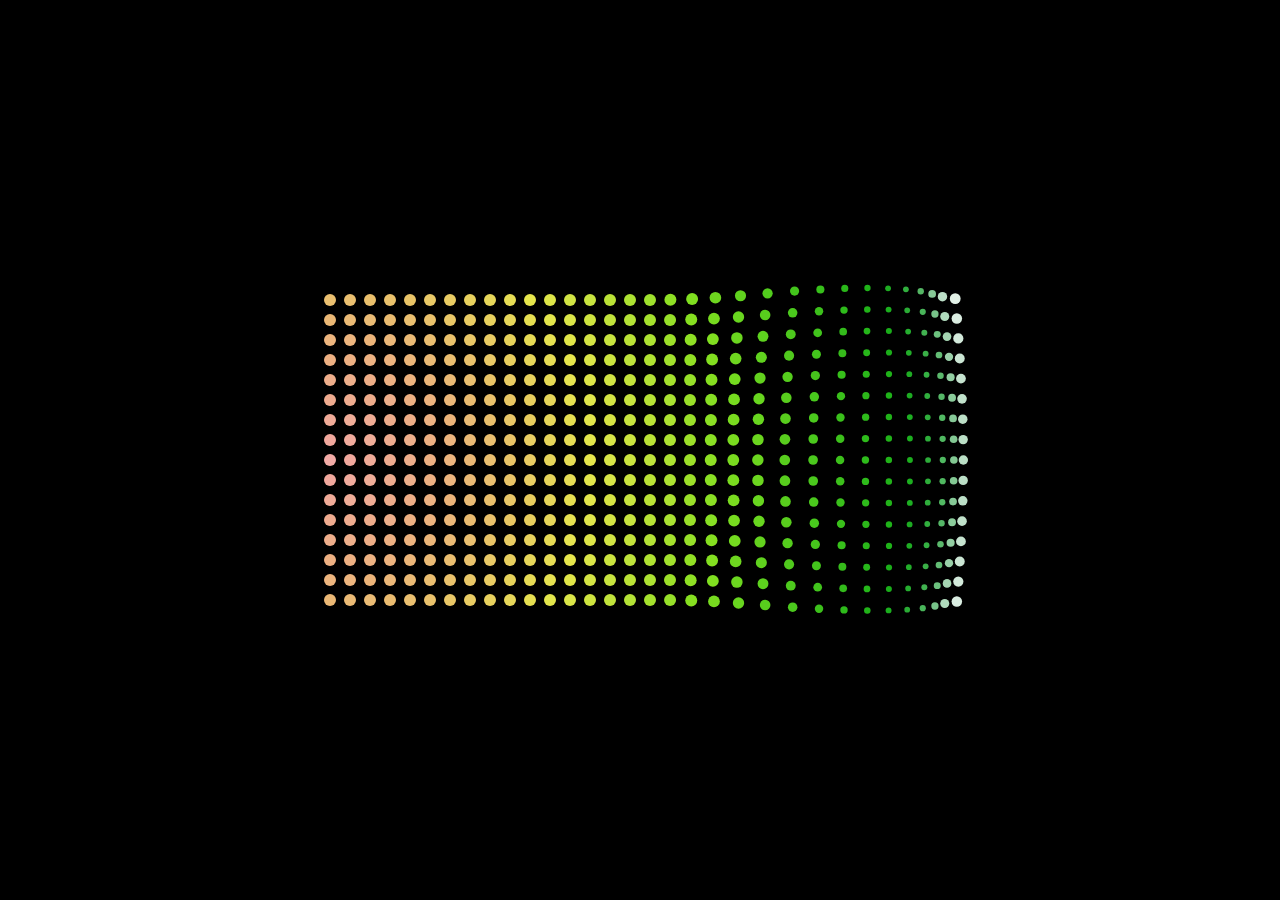
<file: anime-master/documentation/examples/advanced-staggering-2.html>
<!DOCTYPE html>
<html>
<head>
  <title>advanced staggering • anime.js</title>
  <meta charset="utf-8">
  <meta name="viewport" content="width=device-width, initial-scale=1, maximum-scale=1">
  <meta property="og:title" content="anime.js">
  <meta property="og:url" content="https://animejs.com">
  <meta property="og:description" content="Javascript Animation Engine">
  <meta property="og:image" content="https://animejs.com/documentation/assets/img/icons/og.png">
  <meta name="twitter:card" content="summary">
  <meta name="twitter:title" content="anime.js">
  <meta name="twitter:site" content="@juliangarnier">
  <meta name="twitter:description" content="Javascript Animation Engine">
  <meta name="twitter:image" content="https://animejs.com/documentation/assets/img/icons/twitter.png">
  <link rel="apple-touch-icon-precomposed" href="../assets/img/social-media-image.png">
  <link rel="icon" type="image/png" href="../assets/img/favicon.png" >
  <link href="../assets/css/animejs.css" rel="stylesheet">
  <link href="../assets/css/documentation.css" rel="stylesheet">
  <style>

    :root {
      font-size: 20px;
    }

    body {
      display: flex;
      flex-wrap: wrap;
      justify-content: center;
      align-items: center;
      height: 100vh;
      background-color: #000;
    }

    .stagger-visualizer {
      display: flex;
      flex-wrap: wrap;
      justify-content: center;
      align-items: center;
      position: relative;
      width: 32rem;
      height: 16rem;
    }

    .dots-wrapper {
      position: absolute;
      display: flex;
      flex-wrap: wrap;
      justify-content: center;
      align-items: center;
      width: 100%;
      height: 100%;
    }

    .stagger-visualizer .dot {
      position: relative;
      width: calc(1rem - 8px);
      height: calc(1rem - 8px);
      margin: 4px;
      border-radius: 50%;
      background-color: currentColor;
    }

  </style>
</head>
<body>

  <div class="stagger-visualizer">
    <div class="dots-wrapper"></div>
  </div>

</body>
<script type="module">

  import anime from '../../src/index.js';

  var advancedStaggeringAnimation = (function() {

    var staggerVisualizerEl = document.querySelector('.stagger-visualizer');
    var dotsWrapperEl = staggerVisualizerEl.querySelector('.dots-wrapper');
    var dotsFragment = document.createDocumentFragment();
    var grid = [32, 16];
    var cellSize = 1;
    var numberOfElements = grid[0] * grid[1];
    var animation;
    var paused = true;

    for (var i = 0; i < numberOfElements; i++) {
      var dotEl = document.createElement('div');
      dotEl.classList.add('dot');
      dotsFragment.appendChild(dotEl);
    }

    dotsWrapperEl.appendChild(dotsFragment);

    var index = anime.random(0, numberOfElements-1);
    var nextIndex = 0;

    function play() {

      paused = false;
      if (animation) animation.pause();

      nextIndex = anime.random(0, numberOfElements-1);

      var saturation = 75;

      var colorStart = anime.random(0, 256);
      var colorEnd = anime.random(0, 256);
      var colorRangeValue = [colorStart, colorEnd];
      var luminosityStart = anime.random(60, 80);
      var luminosityEnd = anime.random(20, 40);
      var luminosityRangeValue = [luminosityStart, luminosityEnd];

      function staggeredGridColors(el, i, total) {
        var hue = Math.round(anime.stagger(colorRangeValue, {grid: grid, from: index})(el, i, total));
        var luminosity = Math.round(anime.stagger(luminosityRangeValue, {grid: grid, from: index})(el, i, total));
        return 'hsl(' + hue + ', ' + saturation + '%, ' + luminosity + '%)';
      }

      animation = anime({
        targets: '.stagger-visualizer .dot',
        keyframes: [
          {
            zIndex: function(el, i, total) {
              return Math.round(anime.stagger([numberOfElements, 0], {grid: grid, from: index})(el, i, total));
            },
            translateX: anime.stagger('-.001rem', {grid: grid, from: index, axis: 'x'}),
            translateY: anime.stagger('-.001rem', {grid: grid, from: index, axis: 'y'}),
            duration: 200
          }, {
            translateX: anime.stagger('.075rem', {grid: grid, from: index, axis: 'x'}),
            translateY: anime.stagger('.075rem', {grid: grid, from: index, axis: 'y'}),
            scale: anime.stagger([2, .2], {grid: grid, from: index}),
            backgroundColor: staggeredGridColors,
            duration: 450
          }, {
            translateX: 0,
            translateY: 0,
            scale: 1,
            duration: 500,
          }
        ],
        delay: anime.stagger(60, {grid: grid, from: index}),
        easing: 'easeInOutQuad',
        complete: play
      }, 30)

      index = nextIndex;

    }

    play();

  })();

</script>
</html>
</file>
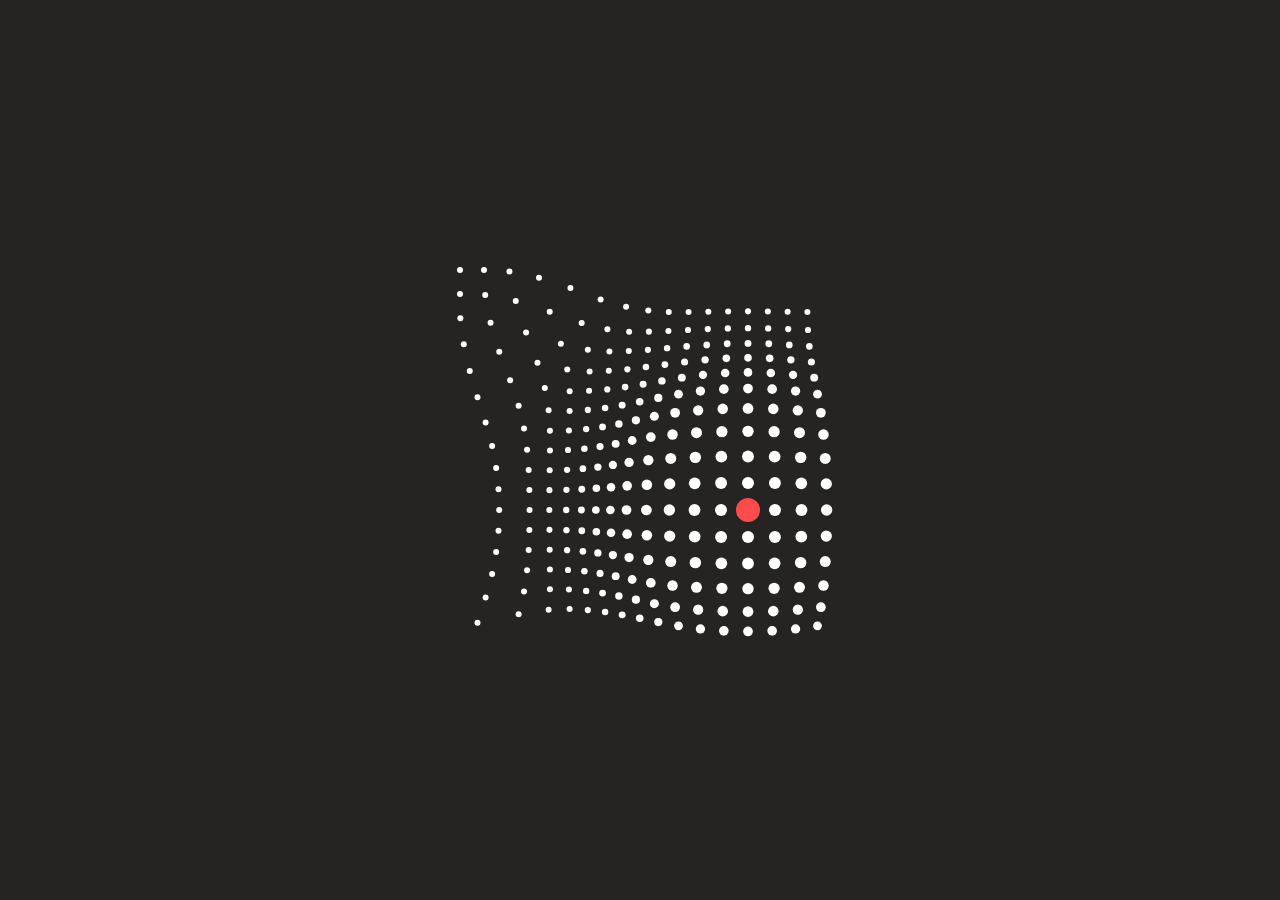
<file: anime-master/documentation/examples/advanced-staggering.html>
<!DOCTYPE html>
<html>
<head>
  <title>advanced staggering • anime.js</title>
  <meta charset="utf-8">
  <meta name="viewport" content="width=device-width, initial-scale=1, maximum-scale=1">
  <meta property="og:title" content="anime.js">
  <meta property="og:url" content="https://animejs.com">
  <meta property="og:description" content="Javascript Animation Engine">
  <meta property="og:image" content="https://animejs.com/documentation/assets/img/icons/og.png">
  <meta name="twitter:card" content="summary">
  <meta name="twitter:title" content="anime.js">
  <meta name="twitter:site" content="@juliangarnier">
  <meta name="twitter:description" content="Javascript Animation Engine">
  <meta name="twitter:image" content="https://animejs.com/documentation/assets/img/icons/twitter.png">
  <link rel="apple-touch-icon-precomposed" href="../assets/img/social-media-image.png">
  <link rel="icon" type="image/png" href="../assets/img/favicon.png" >
  <link href="../assets/css/animejs.css" rel="stylesheet">
  <link href="../assets/css/documentation.css" rel="stylesheet">
  <style>

    :root {
      font-size: 24px;
    }

    body {
      display: flex;
      flex-wrap: wrap;
      justify-content: center;
      align-items: center;
      height: 100vh;
    }

    .stagger-visualizer {
      position: relative;
      display: flex;
      flex-wrap: wrap;
      justify-content: center;
      align-items: center;
      width: 16rem;
      height: 16rem;
    }

    .stagger-visualizer .dot {
      position: relative;
      width: .25rem;
      height: .25rem;
      margin: .375rem;
      background-color: currentColor;
      border-radius: 50%;
    }

    .stagger-visualizer .cursor {
      position: absolute;
      z-index: 1;
      top: 0;
      left: 0;
      width: 1rem;
      height: 1rem;
      background-color: currentColor;
      border-radius: 50%;
    }

  </style>
</head>
<body>

  <div class="stagger-visualizer">
    <div class="cursor color-red"></div>
  </div>

</body>
<script type="module">

  import anime from '../../src/index.js';

  const staggerVisualizerEl = document.querySelector('.stagger-visualizer');
  const fragment = document.createDocumentFragment();
  const numberOfElements = 16*16;
  var animation;

  for (let i = 0; i < numberOfElements; i++) {
    const dotEl = document.createElement('div');
    dotEl.classList.add('dot');
    fragment.appendChild(dotEl);
  }

  staggerVisualizerEl.appendChild(fragment);

  let index = anime.random(0, numberOfElements);
  let nextIndex = 0;

  function animateGrid() {

    if (animation) animation.pause();

    nextIndex = anime.random(0, numberOfElements);

    anime.set('.cursor', {
      translateX: anime.stagger('-1rem', {grid: [16, 16], from: index, axis: 'x'}),
      translateY: anime.stagger('-1rem', {grid: [16, 16], from: index, axis: 'y'})
    });

    animation = anime.timeline({
      easing: 'easeInOutQuad',
      complete: animateGrid
    })
    .add({
      targets: '.cursor',
      keyframes: [
        { scale: .625 }, 
        { scale: 1.125 },
        { scale: 1 }
      ],
      duration: 600
    })
    .add({
      targets: '.dot',
      keyframes: [
        {
          translateX: anime.stagger('-.175rem', {grid: [16, 16], from: index, axis: 'x'}),
          translateY: anime.stagger('-.175rem', {grid: [16, 16], from: index, axis: 'y'}),
          duration: 200
        }, {
          translateX: anime.stagger('.125rem', {grid: [16, 16], from: index, axis: 'x'}),
          translateY: anime.stagger('.125rem', {grid: [16, 16], from: index, axis: 'y'}),
          scale: 2,
          duration: 500
        }, {
          translateX: 0,
          translateY: 0,
          scale: 1,
          duration: 600,
        }
      ],
      delay: anime.stagger(50, {grid: [16, 16], from: index})
    }, '-=600')
    .add({
      targets: '.cursor',
      translateX: { value: anime.stagger('-1rem', {grid: [16, 16], from: nextIndex, axis: 'x'}), duration: anime.random(400, 1200) },
      translateY: { value: anime.stagger('-1rem', {grid: [16, 16], from: nextIndex, axis: 'y'}), duration: anime.random(400, 1200) },
      easing: 'easeOutSine'
    }, '-=1100')

    index = nextIndex;

  }

  animateGrid();

</script>
</html>
</file>
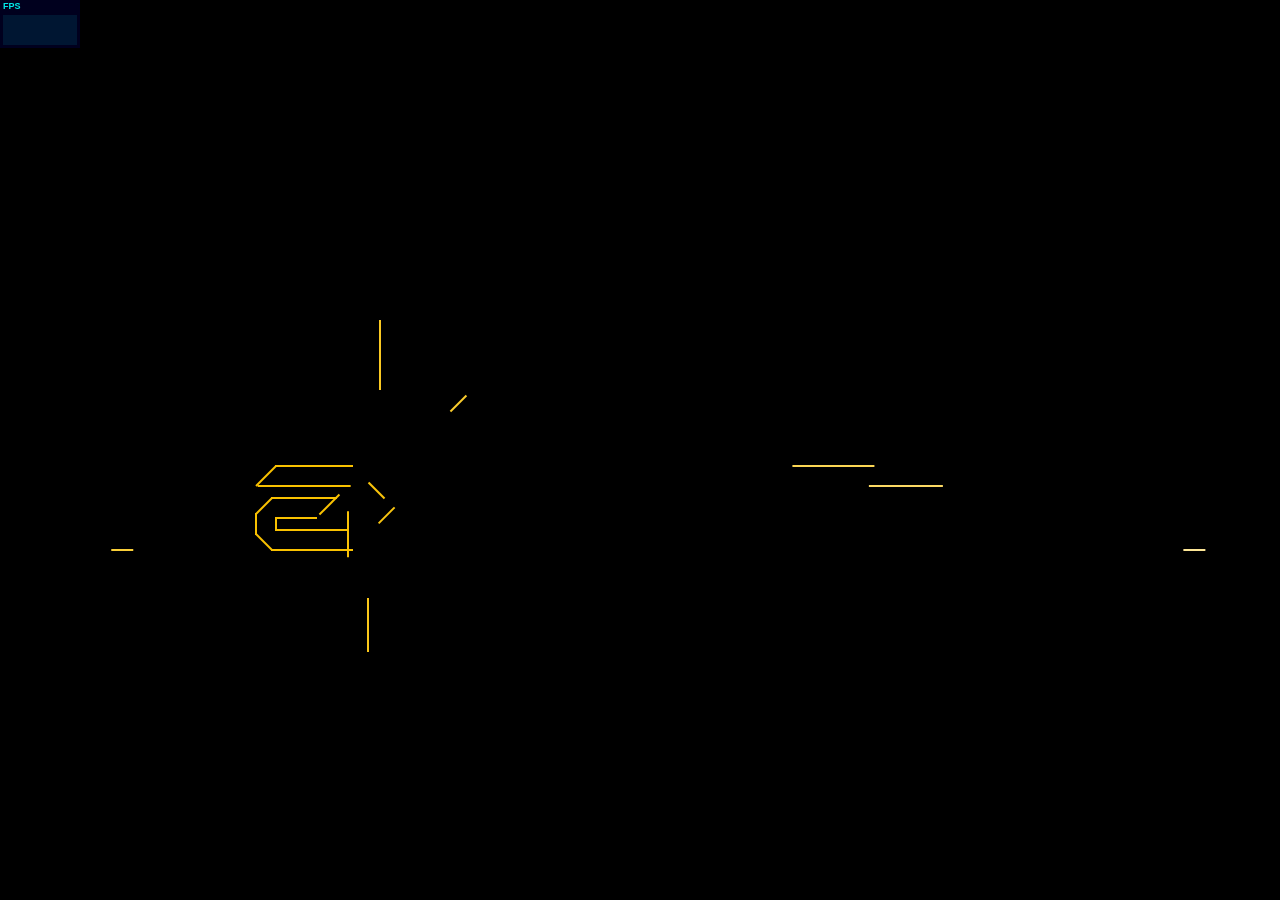
<file: anime-master/documentation/examples/animejs-mgs-logo-animation.html>
<!DOCTYPE html>
<html>
<head>
  <title>Anime MGS logo animation | anime.js</title>
  <meta charset="utf-8">
  <meta name="viewport" content="width=device-width, initial-scale=1, maximum-scale=1">
  <meta property="og:title" content="anime.js">
  <meta property="og:url" content="https://animejs.com">
  <meta property="og:description" content="Javascript Animation Engine">
  <meta property="og:image" content="https://animejs.com/documentation/assets/img/icons/og.png">
  <meta name="twitter:card" content="summary">
  <meta name="twitter:title" content="anime.js">
  <meta name="twitter:site" content="@juliangarnier">
  <meta name="twitter:description" content="Javascript Animation Engine">
  <meta name="twitter:image" content="https://animejs.com/documentation/assets/img/icons/twitter.png">
  <link rel="apple-touch-icon-precomposed" href="../assets/img/social-media-image.png">
  <link rel="icon" type="image/png" href="../assets/img/favicon.png">
  <link href="../assets/css/animejs.css" rel="stylesheet">
  <link href="../assets/css/documentation.css" rel="stylesheet">
  <script src="../../lib/anime.min.js"></script>
  <!-- <script src="../assets/js/anime/anime.2.2.0.js"></script> -->
  <style>

    html,
    body {
      background-color: black;
    }

    section {
      position: absolute;
      width: 100%;
      height: 100%;
      display: flex;
      justify-content: center;
    }

    .mgs-logo { margin: auto; }
    .vert { transform-origin: center bottom; }
    .hori { transform-origin: 0% 50%; }
    .diag-left { transform-origin: 100% 100%; }
    .diag-right { transform-origin: 100% 0%; }

    .stripes path,
    .text-fills path,
    .katakana path,
    .line {
      opacity: 0
    }

  </style>
</head>
<body>
  <section>
    <svg class="mgs-logo" width="100%" height="448" viewBox="0 0 1024 448">
      <g class="stripes" transform="translate(321.000000, 160.000000)" fill="#FFF">
        <path d="M8,20 L12,16 L92,16 L88,20 L8,20 L8,20 L8,20 L8,20 Z" class="stripe stripe-left"></path>
        <path d="M4,24 L0,28 L80,28 L84,24 L4,24 L4,24 L4,24 L4,24 Z" class="stripe stripe-left"></path>
        <path d="M16,12 L20,8 L100,8 L96,12 L16,12 L16,12 L16,12 L16,12 Z" class="stripe stripe-left"></path>
        <path d="M24,4 L28,0 L108,7.10542736e-15 L104,4 L24,4 L24,4 L24,4 L24,4 Z" class="stripe stripe-left"></path>
      </g>
      <g class="stripes" transform="translate(592.000000, 160.000000)" fill="#FFF">
        <path d="M8,20 L12,16 L92,16 L88,20 L8,20 L8,20 L8,20 L8,20 Z" class="stripe stripe-right"></path>
        <path d="M4,24 L0,28 L80,28 L84,24 L4,24 L4,24 L4,24 L4,24 Z" class="stripe stripe-right"></path>
        <path d="M16,12 L20,8 L100,8 L96,12 L16,12 L16,12 L16,12 L16,12 Z" class="stripe stripe-right"></path>
        <path d="M24,4 L28,0 L108,7.10542736e-15 L104,4 L24,4 L24,4 L24,4 L24,4 Z" class="stripe stripe-right"></path>
      </g>
      <g class="katakana" transform="translate(202.000000, 128.000000)" fill="#FFF">
        <path d="M55,33 L56,32 L136,32 L135,33 L55,33 Z" data-d="M0,92 L60,32 L140,32 L80,92 L0,92 Z"></path>
        <path d="M28,28 L29,28 L1,0 L0,0 L28,28 Z" data-d="M32,28 L230,28 L202,0 L4,0 L32,28 Z"></path>
        <path d="M232,28 L204,0 L205,0 L233,28 L232,28 Z" data-d="M236,28 L208,0 L388,0 L416,28 L236,28 Z"></path>
        <path d="M169,92 L197,64 L199,64 L171,92 L169,92 Z" data-d="M173,92 L201,64 L381,64 L353,92 L173,92 Z"></path>
        <path d="M435,92 L355,92 L356,91 L436,91 L435,92 Z" data-d="M439,92 L359,92 L387,64 L467,64 L439,92 Z"></path>
        <path d="M497,28 L498,28 L470,0 L469,0 L497,28 Z" data-d="M422,28 L502,28 L474,0 L394,0 L422,28 Z"></path>
        <path d="M476,65 L556,65 L555,64 L475,64 L476,65 Z" data-d="M507,92 L587,92 L559,64 L479,64 L507,92 Z"></path>
        <path d="M554,59 L553,60 L473,60 L474,59 L554,59 Z" data-d="M617,0 L557,60 L477,60 L537,0 L617,0 Z"></path>
      </g>
      <g class="text-fills" transform="translate(128.000000, 240.000000)" fill="#FFF">
        <path d="M0,48 L0,68 L16,84 L96,84 L112,68 L112,16 L96,0 L20,0 L0,20 L92,20 L92,64 L20,64 L20,52 L60,52 L80,32 L16,32 L0,48 Z" id="a"></path>
        <path d="M216,84 L236,84 L236,16 L220,0 L140,0 L124,16 L124,84 L144,84 L144,20 L216,20 L216,84 L216,84 Z" id="n"></path>
        <path d="M248,0 L268,0 L268,84 L248,84 L248,0 Z" id="i"></path>
        <path d="M300,20 L300,84 L280,84 L280,16 L296,0 L408,0 L424,16 L424,84 L404,84 L404,20 L362,20 L362,84 L342,84 L342,20 L300,20 Z" id="m"></path>
        <path d="M548,36 L548,16 L532,2.55795385e-13 L452,2.4158453e-13 L436,16 L436,68 L452,84 L528,84 L548,64 L456,64 L456,20 L528,20 L528,32 L488,32 L468,52 L532,52 L548,36 L548,36 Z" id="e"></path>
        <path d="M562,64 L582,84 L626,84 L642,68 L642,0 L622,0 L622,64 L562,64 Z" id="j"></path>
        <path d="M674,20 L766,20 L746,0 L670,0 L654,16 L654,36 L670,52 L746,52 L746,64 L654,64 L674,84 L750,84 L766,68 L766,48 L750,32 L674,32 L674,20 Z" id="s"></path>
      </g>
      <g stroke="#FFF" stroke-width="2" fill="none" fill-rule="evenodd">
        <path d="M148,292 L148,304" class="line vert" stroke-linecap="square"></path>
        <path d="M128,288 L128,308" class="line vert" stroke-linecap="square"></path>
        <path d="M148,240 L128,260" class="line diag-right"></path>
        <path d="M128,308 L144,324" class="line diag-left"></path>
        <path d="M144,272 L128,288" class="line diag-right"></path>
        <path d="M148,240 L224,240" class="line hori" stroke-linecap="square"></path>
        <path d="M144,272 L208,272" class="line hori" stroke-linecap="square"></path>
        <path d="M148,292 L188,292" class="line hori" stroke-linecap="square"></path>
        <path d="M148,304 L220,304" class="line hori" stroke-linecap="square"></path>
        <path d="M144,324 L224,324" class="line hori" stroke-linecap="square"></path>
        <path d="M129,260 L220,260" class="line hori" stroke-linecap="square"></path>
        <path d="M208,272 L188,292" class="line diag-right"></path>
        <path d="M220,260 L220,304" class="line vert" stroke-linecap="square"></path>
        <path d="M224,240 L240,256" class="line diag-left"></path>
        <path d="M240,308 L224,324" class="line diag-right"></path>
        <path d="M240,256 L240,308" class="line vert" stroke-linecap="square"></path>
        <path d="M252,256 L252,324" class="line vert" stroke-linecap="square"></path>
        <path d="M268,240 L252,256" class="line diag-right"></path>
        <path d="M252,324 L272,324" class="line hori" stroke-linecap="square"></path>
        <path d="M272,260 L272,324" class="line vert" stroke-linecap="square"></path>
        <path d="M268,240 L348,240" class="line hori" stroke-linecap="square"></path>
        <path d="M272,260 L344,260" class="line hori" stroke-linecap="square"></path>
        <path d="M344,260 L344,324" class="line vert" stroke-linecap="square"></path>
        <path d="M348,240 L364,256" class="line diag-left"></path>
        <path d="M344,324 L364,324" class="line hori" stroke-linecap="square"></path>
        <path d="M364,256 L364,324" class="line vert" stroke-linecap="square"></path>
        <path d="M376,240 L376,324" class="line vert" stroke-linecap="square"></path>
        <path d="M376,324 L396,324" class="line hori" stroke-linecap="square"></path>
        <path d="M376,240 L396,240" class="line hori" stroke-linecap="square"></path>
        <path d="M396,240 L396,324" class="line vert" stroke-linecap="square"></path>
        <path d="M408,256 L408,324" class="line vert" stroke-linecap="square"></path>
        <path d="M424,240 L408,256" class="line diag-right"></path>
        <path d="M408,324 L428,324" class="line hori" stroke-linecap="square"></path>
        <path d="M428,261 L428,323" class="line vert" stroke-linecap="square"></path>
        <path d="M424,240 L536,240" class="line hori" stroke-linecap="square"></path>
        <path d="M428,260 L470,260" class="line hori" stroke-linecap="square"></path>
        <path d="M470,261 L470,323" class="line vert" stroke-linecap="square"></path>
        <path d="M470,324 L490,324" class="line hori" stroke-linecap="square"></path>
        <path d="M490,261 L490,323" class="line vert" stroke-linecap="square"></path>
        <path d="M490,260 L532,260" class="line hori" stroke-linecap="square"></path>
        <path d="M532,261 L532,323" class="line vert" stroke-linecap="square"></path>
        <path d="M536,240 L552,256" class="line diag-left"></path>
        <path d="M532,324 L552,324" class="line hori" stroke-linecap="square"></path>
        <path d="M552,256 L552,324" class="line vert" stroke-linecap="square"></path>
        <path d="M564,256 L564,308" class="line vert" stroke-linecap="square"></path>
        <path d="M564,308 L580,324" class="line diag-left"></path>
        <path d="M580,240 L564,256" class="line diag-right"></path>
        <path d="M584,260 L584,304" class="line vert" stroke-linecap="square"></path>
        <path d="M616,272 L596,292" class="line diag-right"></path>
        <path d="M580,240 L660,240" class="line hori" stroke-linecap="square"></path>
        <path d="M584,260 L656,260" class="line hori" stroke-linecap="square"></path>
        <path d="M580,324 L656,324" class="line hori" stroke-linecap="square"></path>
        <path d="M596,292 L660,292" class="line hori" stroke-linecap="square"></path>
        <path d="M616,272 L656,272" class="line hori" stroke-linecap="square"></path>
        <path d="M656,260 L656,272" class="line vert" stroke-linecap="square"></path>
        <path d="M660,240 L676,256" class="line diag-left"></path>
        <path d="M676,304 L656,324" class="line diag-right"></path>
        <path d="M676,276 L660,292" class="line diag-right"></path>
        <path d="M584,304 L676,304" class="line hori" stroke-linecap="square"></path>
        <path d="M676,256 L676,276" class="line vert" stroke-linecap="square"></path>
        <path d="M690,304 L710,324" class="line diag-left"></path>
        <path d="M690,304 L750,304" class="line hori" stroke-linecap="square"></path>
        <path d="M710,324 L754,324" class="line hori" stroke-linecap="square"></path>
        <path d="M750,240 L750,304" class="line vert" stroke-linecap="square"></path>
        <path d="M770,308 L754,324" class="line diag-right"></path>
        <path d="M750,240 L770,240" class="line hori" stroke-linecap="square"></path>
        <path d="M770,240 L770,308" class="line vert" stroke-linecap="square"></path>
        <path d="M782,256 L782,276" class="line vert" stroke-linecap="square"></path>
        <path d="M782,276 L798,292" class="line diag-left"></path>
        <path d="M782,304 L802,324" class="line diag-left"></path>
        <path d="M798,240 L782,256" class="line diag-right"></path>
        <path d="M802,260 L802,272" class="line vert" stroke-linecap="square"></path>
        <path d="M798,240 L874,240" class="line hori" stroke-linecap="square"></path>
        <path d="M802,272 L878,272" class="line hori" stroke-linecap="square"></path>
        <path d="M802,324 L878,324" class="line hori" stroke-linecap="square"></path>
        <path d="M798,292 L874,292" class="line hori" stroke-linecap="square"></path>
        <path d="M782,304 L874,304" class="line hori" stroke-linecap="square"></path>
        <path d="M874,292 L874,304" class="line vert" stroke-linecap="square"></path>
        <path d="M878,272 L894,288" class="line diag-left"></path>
        <path d="M874,240 L894,260" class="line diag-left"></path>
        <path d="M894,308 L878,324" class="line diag-right"></path>
        <path d="M802,260 L894,260" class="line hori" stroke-linecap="square"></path>
        <path d="M894,288 L894,308" class="line vert" stroke-linecap="square"></path>
      </g>
    </svg>
  </section>
  <script>

  var logoAnimation = anime.timeline({
    direction: 'alternate',
    loop: true
  });

  logoAnimation
  .add({
      targets: '.stripes path',
      translateX: [-1000, 0],
      opacity: {
        value: 1,
        duration: 100
      },
      fill: '#F9C100',
      delay: (el, i) => 2200 + (i * 75),
      duration: 400,
      easing: 'easeOutExpo',
    }, 0)
  .add({
      targets: '.katakana path',
      d: (el) => el.getAttribute('data-d'),
      opacity: {
        value: [0, 1],
        duration: 100
      },
      fill: '#F9C100',
      delay: (el, i) => 2400 + (i * 120),
      duration: 1200,
      easing: 'easeOutCirc',
    }, 0)
    .add({
      targets: '.text-fills path',
      opacity: [0, 1],
      fill: '#F9C100',
      easing: 'easeOutExpo',
      duration: 200,
      delay: (t, i) => 3300 + (anime.random(0, 450)),
    }, 0)
    .add({
      targets: '.line',
      translateX: (target) => {
        let x = 1200;
        let translate;
        if (target.classList.contains('hori')) translate = anime.random(0, 1) ? x : -x;
        if (target.classList.contains('diag-right') || target.classList.contains('diag-left')) translate =  x / 3;
        return [translate, 0];
      },
      translateY: (target) => {
        let y = 1200;
        let translate;
        if (target.classList.contains('vert')) translate = anime.random(0, 1) ? y : -y;
        if (target.classList.contains('diag-right')) translate =  -y / 3;
        if (target.classList.contains('diag-left')) translate =  y / 3;
        return [translate, 0];
      },
      stroke: '#F9C100',
      opacity: {
        value: [0, 1],
        duration: 100,
      },
      delay: (t, i) => (i * 25),
      duration: 500,
      easing: 'easeOutSine',
    }, 0);

  </script>
  <script src="../assets/js/vendors/stats.min.js"></script>
</body>
</html>
</file>
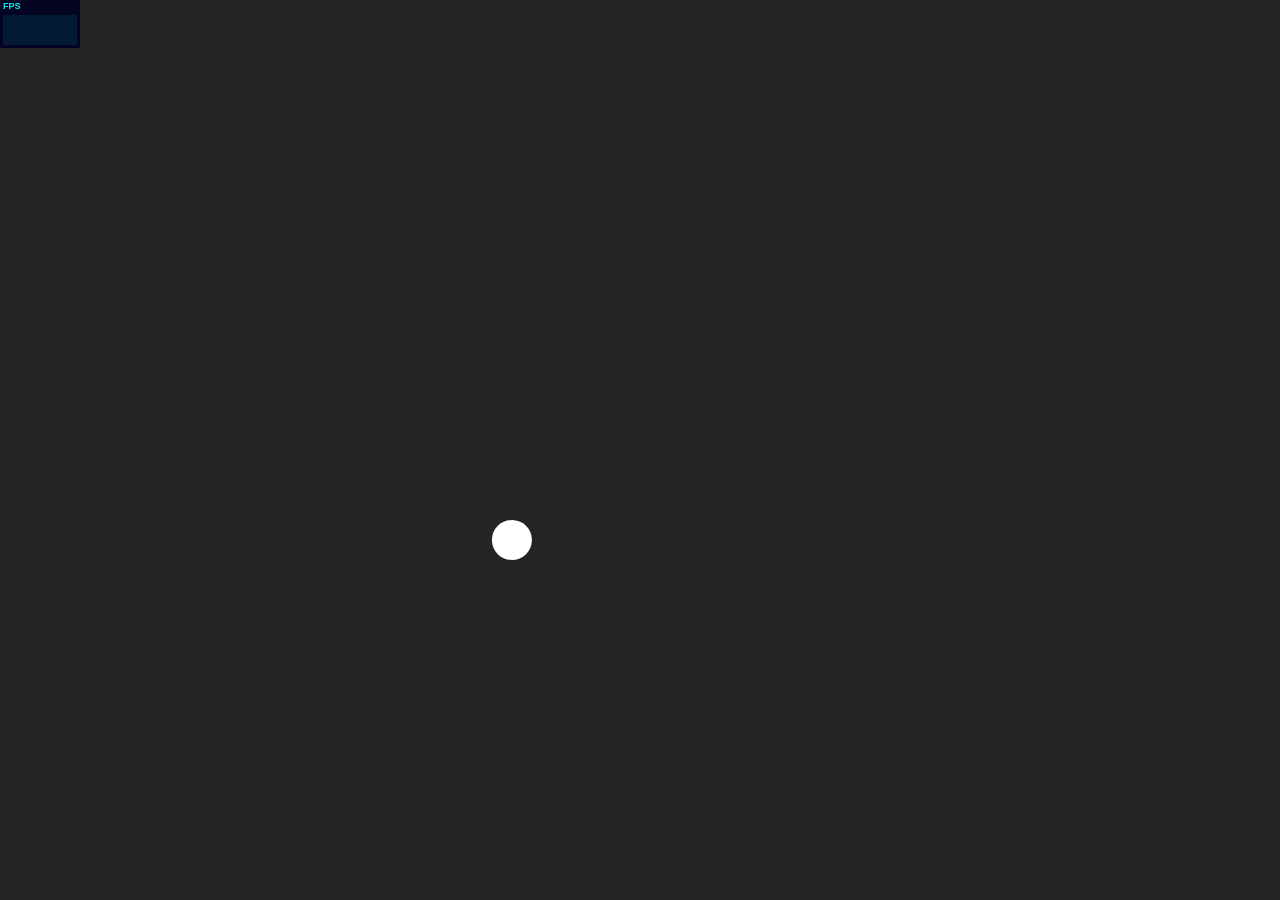
<file: anime-master/documentation/examples/animejs-v2-logo-animation.html>
<!DOCTYPE html>
<html>
<head>
  <title>Anime logo animation | anime.js</title>
  <meta charset="utf-8">
  <meta name="viewport" content="width=device-width, initial-scale=1, maximum-scale=1">
  <meta property="og:title" content="anime.js">
  <meta property="og:url" content="https://animejs.com">
  <meta property="og:description" content="Javascript Animation Engine">
  <meta property="og:image" content="https://animejs.com/documentation/assets/img/icons/og.png">
  <meta name="twitter:card" content="summary">
  <meta name="twitter:title" content="anime.js">
  <meta name="twitter:site" content="@juliangarnier">
  <meta name="twitter:description" content="Javascript Animation Engine">
  <meta name="twitter:image" content="https://animejs.com/documentation/assets/img/icons/twitter.png">
  <link rel="apple-touch-icon-precomposed" href="../assets/img/social-media-image.png">
  <link rel="icon" type="image/png" href="../assets/img/favicon.png">
  <link href="../assets/css/animejs.css" rel="stylesheet">
  <link href="../assets/css/documentation.css" rel="stylesheet">
  <script src="../../lib/anime.min.js"></script>
  <!-- <script src="../assets/js/anime/anime.2.2.0.js"></script> -->
  <style>
    body {
      opacity: 0;
      display: flex;
      flex-direction: column;
      justify-content: center;
    }
    body.ready {
      opacity: 1;
    }
    .logo-animation {
      display: flex;
      align-items: center;
      justify-content: center;
      width: 100%;
      margin-top: -40px;
    }
    .letters {
      position: relative;
      display: flex;
      width: 682px;
      height: 162px;
    }
    .letter {
      position: relative;
      width: 162px;
      height: 162px;
    }
    .letter:not(:first-child) {
      margin-left: -42px;
    }
    .letter-i {
      z-index: 1;
      width: 82px;
      transform-origin: 100% 50%;
    }
    .dot {
      position: absolute;
      width: 42px;
      height: 42px;
      transform: scale(0);
    }
    .dot-i {
      top: 0;
      left: 240px;
    }
    .dot-e {
      bottom: 0;
      right: 0;
    }
    .logo-icon {
      display: flex;
      position: absolute;
      left: 230px;
      top: -10px;
      width: 222px;
      height: 62px;
    }
    .icon {
      width: 62px;
      height: 62px;
      opacity: 0;
    }
    .icon-text {
      position: absolute;
      top: 60px;
      left: 60px;
      width: 160px;
      height: 62px;
    }
    .icon-text path,
    .icon-text polygon {
      opacity: 0;
    }
  </style>
</head>
<body>
  <div class="logo-animation">
    <div class="letters">
      <div class="letter letter-a">
        <svg viewBox="0 0 162 162">
          <g fill="none" fill-rule="evenodd" stroke="#5E89FB">
            <path class="fill in" stroke-width="40" d="M101 141H81a60 60 0 1 1 0-120c33.14 0 59 26.86 60 60v80"/>
            <path class="fill out" stroke-width="40" d="M141 161V81c-1-33.14-26.86-60-60-60a60 60 0 1 0 0 120h20"/>
            <path class="line out" stroke-width="2" d="M121 161V81.33C120.18 58.59 102.7 41 81 41a40 40 0 1 0 0 80h20v40H81A80 80 0 1 1 81 1c43.8 0 78.66 35.27 80 79.7V161h-40z"/>
          </g>
        </svg>
      </div>
      <div class="letter letter-n">
        <svg viewBox="0 0 162 162">
          <g fill="none" fill-rule="evenodd" stroke="#FB155A">
            <path class="fill in" stroke-width="40" d="M21 161V1"/>
            <path class="fill out" stroke-width="40" d="M21 1v160"/>
            <path class="fill in" stroke-width="40" d="M21 161V81c1-33.14 26.86-60 60-60a60 60 0 0 1 60 60v80"/>
            <path class="fill out" stroke-width="40" d="M141 161V81a60 60 0 0 0-60-60c-33.14 0-59 26.86-60 60v80"/>
            <path class="line out" stroke-width="2" d="M41 161V1H1v160h40z"/>
            <path class="line out" stroke-width="2" d="M1 161V80.4C2.35 36.27 37.2 1 81 1a80 80 0 0 1 80 80v80h-40V81a40 40 0 0 0-40-40c-21.7 0-39.18 17.59-40 40.33V161H1z"/>
          </g>
        </svg>
      </div>
      <div class="letter letter-i">
        <svg viewBox="0 0 82 162">
          <g fill="none" fill-rule="evenodd" stroke="#18FF92">
            <path class="fill in" stroke-width="40" d="M21 61v20a60 60 0 0 0 60 60"/>
            <path class="fill out" stroke-width="40" d="M81 141a60 60 0 0 1-60-60V61"/>
            <path class="line out" stroke-width="2" d="M81 121a40 40 0 0 1-40-40V61H1v20a80 80 0 0 0 80 80v-40z"/>
          </g>
        </svg>
      </div>
      <div class="letter letter-m-1">
        <svg viewBox="0 0 162 162">
          <g fill="none" fill-rule="evenodd" stroke="#5E89FB">
            <path class="fill in" stroke-width="40" d="M21 161V1"/>
            <path class="fill out" stroke-width="40" d="M21 1v160"/>
            <path class="fill in" stroke-width="40" d="M21 161V81c1-33.14 26.86-60 60-60a60 60 0 0 1 60 60v80"/>
            <path class="fill out" stroke-width="40" d="M141 161V81a60 60 0 0 0-60-60c-33.14 0-59 26.86-60 60v80"/>
            <path class="line out" stroke-width="2" d="M41 161V1H1v160h40z"/>
            <path class="line out" stroke-width="2" d="M1 161V80.4C2.35 36.27 37.2 1 81 1a80 80 0 0 1 80 80v80h-40V81a40 40 0 0 0-40-40c-21.7 0-39.18 17.59-40 40.33V161H1z"/>
          </g>
        </svg>
      </div>
      <div class="letter letter-m-2">
        <svg viewBox="0 0 162 162">
          <g fill="none" fill-rule="evenodd" stroke="#FB155A">
            <path class="fill in" stroke-width="40" d="M21 161V81c1-33.14 26.86-60 60-60a60 60 0 0 1 60 60v80"/>
            <path class="fill out" stroke-width="40" d="M141 161V81a60 60 0 0 0-60-60c-33.14 0-59 26.86-60 60v80"/>
            <path class="line out" stroke-width="2" d="M1 161V80.4C2.35 36.27 37.2 1 81 1a80 80 0 0 1 80 80v80h-40V81a40 40 0 0 0-40-40c-21.7 0-39.18 17.59-40 40.33V161H1z"/>
          </g>
        </svg>
      </div>
      <div class="letter letter-e">
        <svg viewBox="0 0 162 162">
          <g fill="none" fill-rule="evenodd" stroke="#18FF92">
            <path class="fill in" stroke-width="40" d="M81 101h60V81c-1-33.14-26.86-60-60-60a60 60 0 1 0 0 120"/>
            <path class="fill out" stroke-width="40" d="M81 141a60 60 0 1 1 0-120c33.14 0 59 26.86 60 60v20H81"/>
            <path class="line out" stroke-width="2" d="M81 81v40h80V80.7C159.66 36.27 124.8 1 81 1a80 80 0 1 0 0 160v-40a40 40 0 1 1 0-80c21.6 0 39.01 17.42 39.99 40H81z"/>
          </g>
        </svg>
      </div>
      <div class="logo-icon">
        <div class="icon">
          <svg viewBox="0 0 62 62">
            <g fill="none" fill-rule="evenodd" stroke-width="2" transform="translate(1 1)">
              <path class="icon-curve" stroke="#FF1554" d="M0 16a80.88 80.88 0 0 1 44 44"/>
              <path class="icon-line" stroke="#5E89FB" d="M4 0h54a2 2 0 0 1 2 2.01V58A2 2 0 0 1 58 60H2a2 2 0 0 1-2-2.01V2A2 2 0 0 1 2 0h2z"/>
              <rect width="40" height="40" x="10" y="10" stroke="#18FF92" rx="20"/>
            </g>
          </svg>
        </div>
        <div class="icon-text">
          <svg viewBox="0 0 160 62">
            <g fill="#FBF3FB" fill-rule="evenodd">
              <path d="M27.33 18h1.73l10.15 25.7h-1.69l-3.24-8.24H21.97l-3.28 8.24H17L27.33 18zm6.45 16.1l-5.51-14.55h-.07l-5.73 14.54h11.3z"/>
              <polygon points="51.334 18 53.314 18 69.55 41.58 69.622 41.58 69.622 18 71.206 18 71.206 43.704 69.334 43.704 52.99 19.944 52.918 19.944 52.918 43.704 51.334 43.704"/>
              <polygon points="86.027 18 87.611 18 87.611 43.704 86.027 43.704"/>
              <polygon points="102.433 18 104.701 18 114.745 41.94 114.817 41.94 124.753 18 127.021 18 127.021 43.704 125.437 43.704 125.437 19.944 125.365 19.944 115.573 43.704 113.989 43.704 104.089 19.944 104.017 19.944 104.017 43.704 102.433 43.704"/>
              <polygon points="141.843 18 159.123 18 159.123 19.368 143.427 19.368 143.427 29.664 158.187 29.664 158.187 31.032 143.427 31.032 143.427 42.336 159.303 42.336 159.303 43.704 141.843 43.704"/>
            </g>
          </svg>
        </div>
      </div>
      <div class="dot dot-i">
        <svg viewBox="0 0 42 42">
          <g fill="none" fill-rule="evenodd">
            <rect width="40" height="40" x="1" y="1" fill="#17F28C" rx="20"/>
          </g>
        </svg>
      </div>
      <div class="dot dot-e">
        <svg viewBox="0 0 42 42">
          <g fill="none" fill-rule="evenodd">
            <rect width="40" height="40" x="1" y="1" fill="#FFFFFF" rx="20"/>
          </g>
        </svg>
      </div>
    </div>
  </div>
  <script>

    var logoAnimation = (function() {

      var logoEl = document.querySelector('.logo-animation');
      var pathEls = document.querySelectorAll('.logo-animation path:not(.icon-curve)');
      var innerWidth = window.innerWidth;
      var maxWidth = 740;
      var logoScale = innerWidth <= maxWidth ? innerWidth / maxWidth : 1;
      var logoTimeline = anime.timeline({ autoplay: false, direction: 'alternate', loop: true });

      logoEl.style.transform = 'translateY(50px) scale('+logoScale+')';

      for (var i = 0; i < pathEls.length; i++) {
        var el = pathEls[i];
        el.setAttribute('stroke-dashoffset', anime.setDashoffset(el));
      }

      logoTimeline
        .add({
          targets: '.dot-e',
          translateX: [
            { value: -600, duration: 520, delay: 200, easing: 'easeInQuart' },
            { value: [-100, 0], duration: 500, delay: 1000, easing: 'easeOutQuart' }
          ],
          scale: [
            { value: [0, 1], duration: 200, easing: 'easeOutBack' },
            { value: 0, duration: 20, delay: 500, easing: 'easeInQuart' },
            { value: 1, duration: 200, delay: 1000, easing: 'easeOutQuart' },
            { value: 0, duration: 400, delay: 500, easing: 'easeInBack' }
          ]
        }, 0)
        .add({
          targets: '.dot-i',
          translateY: { value: [-200, 0], duration: 500, elasticity: 400 },
          scale: [
            { value: [0, 1], duration: 100, easing: 'easeOutQuart' },
            { value: 0, duration: 400, delay: 1400, easing: 'easeInBack' }
          ],
          delay: 1200
        }, 0)
        .add({
          targets: '.fill.in',
          strokeDashoffset: {
            value: [anime.setDashoffset, 0],
            duration: 600,
            delay: function(el, i, t) { return 700 + ( i * 100 ); },
            easing: 'easeOutQuart'
          },
          stroke: {
            value: ['#FFF', function(el) { return anime.get(el.parentNode, 'stroke') } ],
            duration: 500,
            delay: 500,
            easing: 'easeInQuad'
          },
          opacity: {
            value: 0,
            duration: 1,
            delay: function(el, i, t) { return 1900 + ( i * 80 ); },
          }
        }, 0)
        .add({
          targets: '.fill.out',
          strokeDashoffset: [
            { value: [anime.setDashoffset, anime.setDashoffset], duration: 1890 },
            {
              value: [0, anime.setDashoffset],
              duration: 800,
              delay: function(el, i) { return (i * 80); },
              easing: 'easeInQuart'
            }
          ]
        }, 0)
        .add({
          targets: '.line.out',
          strokeDashoffset: {
            value: [0, anime.setDashoffset],
            duration: 1200,
            delay: function(el, i, t) { return 2500 + ( i * 100 ); },
            easing: 'easeInQuart'
          },
          strokeWidth: {
            value: [0, 2],
            delay: function(el, i, t) { return 2000 + ( i * 100 ); },
            duration: 200,
            easing: 'linear'
          }
        }, 0)
        .add({
          targets: '.icon',
          opacity: { value: 1, duration: 10, delay: 2800, easing: 'linear' },
          translateY: { value: 60, duration: 800 },
          delay: 4200
        }, 0)
        .add({
          targets: '.icon-line',
          strokeDashoffset: [
            { value: [anime.setDashoffset, anime.setDashoffset], duration: 3000 },
            { value: 0, duration: 1200, easing: 'easeInOutQuart' }
          ],
          strokeWidth: {
            value: [8, 2],
            delay: 3000,
            duration: 800,
            easing: 'easeInQuad'
          },
          stroke: {
            value: ['#FFF', function(el) { return anime.get(el, 'stroke') } ],
            duration: 800,
            delay: 3400,
            easing: 'easeInQuad'
          }
        }, 0)
        .add({
          targets: ['.icon-text path', '.icon-text polygon'],
          translateY: [50, 0],
          opacity: { value: [0, 1], duration: 100, easing: 'linear' },
          delay: function(el, i, t) { return 4200 + ( i * 20 ); }
        }, 0)
        
      function init() {
        document.body.classList.add('ready');
        logoTimeline.play();
      }

      return {
        init: init
      }

    })();

    window.onload = function() {
      logoAnimation.init();
    }

  </script>
  <script src="../assets/js/vendors/stats.min.js"></script>
</body>
</html>
</file>
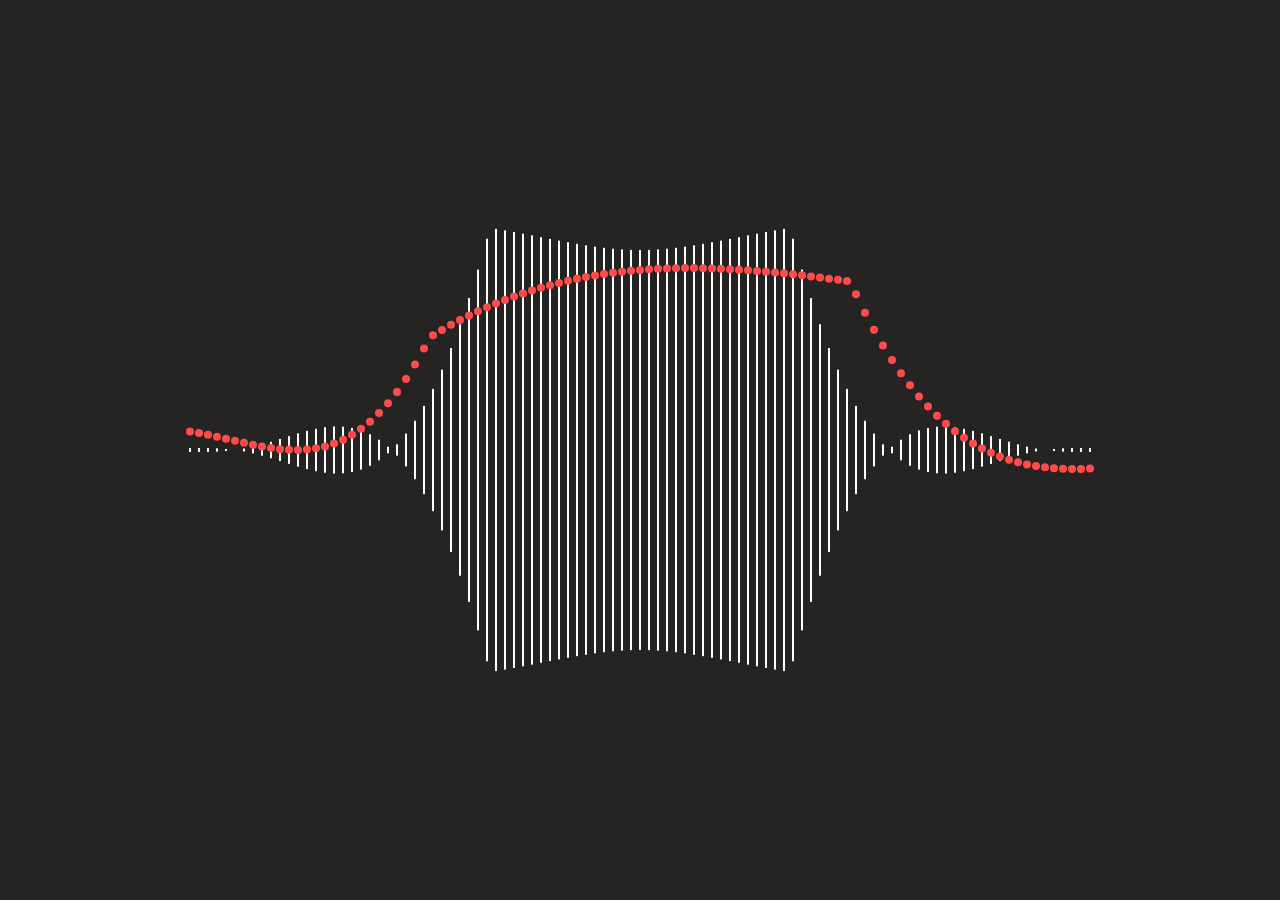
<file: anime-master/documentation/examples/built-in-easings.html>
<!DOCTYPE html>
<html>
<head>
  <title>built-in easings • anime.js</title>
  <meta charset="utf-8">
  <meta name="viewport" content="width=device-width, initial-scale=1, maximum-scale=1">
  <meta property="og:title" content="anime.js">
  <meta property="og:url" content="https://animejs.com">
  <meta property="og:description" content="Javascript Animation Engine">
  <meta property="og:image" content="https://animejs.com/documentation/assets/img/icons/og.png">
  <meta name="twitter:card" content="summary">
  <meta name="twitter:title" content="anime.js">
  <meta name="twitter:site" content="@juliangarnier">
  <meta name="twitter:description" content="Javascript Animation Engine">
  <meta name="twitter:image" content="https://animejs.com/documentation/assets/img/icons/twitter.png">
  <link rel="apple-touch-icon-precomposed" href="../assets/img/social-media-image.png">
  <link rel="icon" type="image/png" href="../assets/img/favicon.png" >
  <link href="../assets/css/animejs.css" rel="stylesheet">
  <link href="../assets/css/documentation.css" rel="stylesheet">
  <style>

    :root {
      font-size: 24px;
    }

    body {
      display: flex;
      flex-wrap: wrap;
      justify-content: center;
      align-items: center;
      height: 100vh;
    }

    .easing-visualizer {
      position: relative;
      display: flex;
      align-items: center;
      justify-content: space-between;
      width: 100%;
      max-width: 908px;
      padding-bottom: 50%;
    }

    .easing-visualizer .wrapper {
      position: absolute;
      bottom: 0;
      display: flex;
      align-items: center;
      justify-content: space-between;
      width: 100%;
      height: 100%;
    }

    .easing-visualizer .bar {
      width: 2px;
      height: 4px;
      margin: 0 3px;
      background-color: currentColor;
      transform-origin: 50% 50%;
    }

    .easing-visualizer .dot {
      position: relative;
      width: 8px;
      height: 8px;
      background-color: currentColor;
      border-radius: 50%;
    }

  </style>
</head>
<body>

  <div class="easing-visualizer">
    <div class="wrapper bars-wrapper"></div>
    <div class="wrapper dots-wrapper"></div>
  </div>

</body>
<script type="module">

  import anime from '../../src/index.js';

  const easingVisualizerEl = document.querySelector('.easing-visualizer');
  const barsWrapperEl = easingVisualizerEl.querySelector('.bars-wrapper');
  const dotsWrapperEl = easingVisualizerEl.querySelector('.dots-wrapper');
  const barsFragment = document.createDocumentFragment();
  const dotsFragment = document.createDocumentFragment();
  const numberOfBars = 101;

  for (let i = 0; i < numberOfBars; i++) {
    const barEl = document.createElement('div');
    const dotEl = document.createElement('div');
    barEl.classList.add('bar');
    dotEl.classList.add('dot');
    dotEl.classList.add('color-red');
    barsFragment.appendChild(barEl);
    dotsFragment.appendChild(dotEl);
  }

  barsWrapperEl.appendChild(barsFragment);
  dotsWrapperEl.appendChild(dotsFragment);

  // anime.setValue('.easing-visualizer .dot', { translateX: anime.stagger(6) });

  function animateEasing() {

    const easings = [];
    for (let ease in anime.penner) easings.push(ease);
    easings.push('steps('+anime.random(5, 20)+')');
    easings.push('cubicBezier(0.545, 0.475, 0.145, 1)');
    const ease = easings[anime.random(0, easings.length - 1)];
    const duration = 450;

    anime.timeline({
      complete: animateEasing,
      easing: ease,
      duration: duration
    })
    .add({
      targets: '.easing-visualizer .bar',
      scaleY: anime.stagger([1, 100], {easing: ease, from: 'center', direction: 'reverse'}),
      delay: anime.stagger(14, {from: 'center'})
    })
    .add({
      targets: '.easing-visualizer .dot',
      translateY: anime.stagger(['-6rem', '6rem'], {easing: ease, from: 'last'}),
      delay: anime.stagger(10, {from: 'center'})
    }, 0);

  }

  animateEasing();

</script>
</html>
</file>
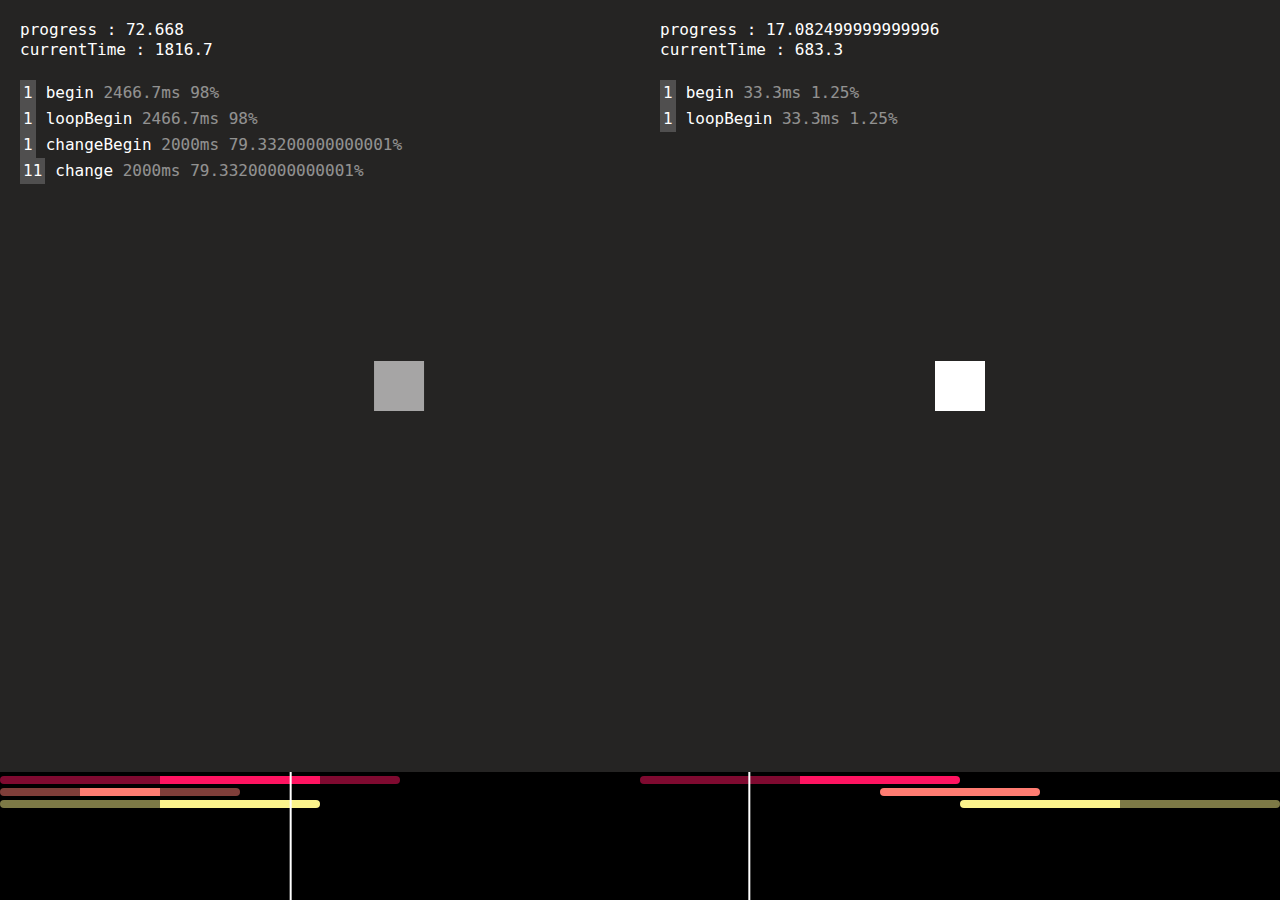
<file: anime-master/documentation/examples/callbacks.html>
<!DOCTYPE html>
<html>
<head>
  <title>Anime states system | anime.js</title>
  <meta charset="utf-8">
  <meta name="viewport" content="width=device-width, initial-scale=1, maximum-scale=1">
  <meta property="og:title" content="anime.js">
  <meta property="og:url" content="https://animejs.com">
  <meta property="og:description" content="Javascript Animation Engine">
  <meta property="og:image" content="https://animejs.com/documentation/assets/img/icons/og.png">
  <meta name="twitter:card" content="summary">
  <meta name="twitter:title" content="anime.js">
  <meta name="twitter:site" content="@juliangarnier">
  <meta name="twitter:description" content="Javascript Animation Engine">
  <meta name="twitter:image" content="https://animejs.com/documentation/assets/img/icons/twitter.png">
  <link rel="apple-touch-icon-precomposed" href="../assets/img/social-media-image.png">
  <link rel="icon" type="image/png" href="../assets/img/favicon.png" >
  <link href="../assets/css/animejs.css" rel="stylesheet">
  <link href="../assets/css/documentation.css" rel="stylesheet">
  <style>

    body {
      display: flex;
      flex-wrap: no-wrap;
      justify-content: space-around;
      align-items: center;
      position: absolute;
      width: 100%;
      height: 100vh;
      padding-bottom: 128px;
    }

    .el {
      width: 50px;
      height: 50px;
      background-color: currentColor;
    }

    .log {
      overflow-y: scroll;
      position: absolute;
      top: 0;
      height: 100%;
      padding: 20px;
      padding-top: 80px;
      font-size: 16px;
      line-height: 20px;
      text-align: left;
      font-family: monospace;
    }

    .log-animation {
      left: 0;
      width: 50%;
    }

    .log-timeline {
      left: 50%;
      width: 50%;
    }

    .counter {
      display: inline-block;
      margin-right: 10px;
      padding: 3px;
      background-color: rgba(255,255,255,.2);
    }

    .currentTime, .progress { opacity: .5 }

    .time {
      position: absolute;
      top: 0;
      height: 80px;
      padding: 20px;
      font-size: 16px;
      line-height: 20px;
      text-align: left;
      font-family: monospace;
    }

    .time-animation {
      left: 0;
      width: 50%;
    }

    .time-timeline {
      left: 50%;
      width: 50%;
    }

    /* Player animation */

    .timeline {
      position: fixed;
      bottom: 0;
      height: 128px;
      padding-top: 4px;
      background-color: #000;
    }

    .timeline.player-animation {
      width: 50%;
      left: 0;
    }

    .timeline.player-timeline {
      width: 50%;
      left: 50%;
    }

    .tl-needle {
      position: absolute;
      z-index: 2;
      top: 0;
      left: 0;
      bottom: 0;
      width: 2px;
      margin-left: -1px;
      background-color: #FFF;
    }

    .tl-animation {
      position: relative;
      display: flex;
      justify-content: space-between;
      width: auto;
      height: 8px;
      margin-bottom: 4px;
      background-color: currentColor;
      border-radius: .5rem;
    }

    .tl-delay,
    .tl-end-delay {
      width: auto;
      height: 100%;
      background-color: rgba(0,0,0,.5);
    }

  </style>
</head>
<body>

  <div class="el color-04"></div>

  <div class="el color-08"></div>

  <div class="log log-animation"></div>
  <div class="time time-animation"></div>

  <div class="log log-timeline"></div>
  <div class="time time-timeline"></div>

</body>
<script type="module">

  import anime from '../../src/index.js';

  var animationTimeLogEl = document.querySelector('.time-animation');
  var timelineTimeLogEl = document.querySelector('.time-timeline');

  var animation = anime({
    targets: '.el.color-04',
    translateX: [
      {value: 200},
      {value: -200},
      {value: 200}
    ],
    rotate: {
      value: 720,
      easing: 'easeInOutCirc',
      duration: 500,
      delay: 500
    },
    opacity: {
      value: .5,
      easing: 'linear',
      duration: 1000,
      delay: 1000,
      endDelay: 0
    },
    delay: 1000,
    endDelay: 500,
    duration: 1000,
    easing: 'easeOutQuad',
    direction: 'reverse',
    loop: 2,
    autoplay: false,
    update: function(a) {
      animationTimeLogEl.innerHTML = 'progress : ' + a.progress + '<br>currentTime : ' + a.currentTime;
    },
  });


  var tl = anime.timeline({
    targets: '.el.color-08',
    easing: 'easeInOutQuad',
    autoplay: false,
    direction: 'alternate',
    loop: 3,
    update: function(a) {
      timelineTimeLogEl.innerHTML = 'progress : ' + a.progress + '<br>currentTime : ' + a.currentTime;
    }
  })
  .add({
    translateX: 100,
    delay: 1000
  })
  .add({
    translateY: 100
  }, '-=500')
  .add({
    rotate: 360,
    endDelay: 1000
  }, '-=500');


  function animePlayer(instance, playerClass) {

    function createEl(type, className, parentEl) {
      var el = document.createElement(type);
      if (className) el.classList.add(className);
      if (parentEl) parentEl.appendChild(el);
      return el;
    }

    var timelineEl = createEl('div', 'timeline', document.body);
    if (playerClass) timelineEl.classList.add(playerClass);
    var needleEl = createEl('div', 'tl-needle', timelineEl);
    var animations = [];
    var colors = ['#FF1461','#FF7C72','#FBF38C','#A6FF8F','#18FF92','#1CE2B2','#5EF3FB','#61C3FF','#5A87FF','#8453E3','#C26EFF','#FB89FB'];
    var colorIndex = 0;

    function convertMStoEM(ms) { return ms / 100; }
    function convertEMtoMS(em) { return parseFloat(em) * 250; }

    function createAnimationLog(animObj, timelineOffset) {
      var anim = animObj;
      anim.player = {};
      anim.player.animationEl = createEl('div', 'tl-animation', timelineEl);
      anim.player.delayEl = createEl('div', 'tl-delay', anim.player.animationEl);
      anim.player.endDelayEl = createEl('div', 'tl-end-delay', anim.player.animationEl);
      anim.update = function() {
        anime.set(anim.player.animationEl, {
          left: convertMStoEM(timelineOffset) + 'em',
          width: convertMStoEM(anim.duration) + 'em'
        });
        anime.set(anim.player.delayEl, {width: (anim.delay / anim.duration) * 100 + '%'});
        anime.set(anim.player.endDelayEl, {width: (anim.endDelay / anim.duration) * 100 + '%'});
      }
      anime.set(anim.player.animationEl, {color: colors[colorIndex]});
      colorIndex++;
      if (!colors[colorIndex]) colorIndex = 0;
      anim.update();
      animations.push(anim);
      return anim;
    }

    instance.pause();

    var playerAnimation = anime({
      targets: needleEl,
      translateX: convertMStoEM(instance.duration) + 'em',
      duration: instance.duration,
      direction: instance.direction,
      loop: instance.loop,
      easing: 'linear',
      update: function(a) {
        instance.seek(a.currentTime);
      },
      complete: function(a) {
        instance.seek(a.currentTime);
      }
    });

    if (instance.children.length) {
      instance.children.forEach(function(child) {
        child.animations.forEach(function(anim) {
          createAnimationLog(anim, child.timelineOffset);
        });
      })
    } else {
      instance.animations.forEach(function(anim) {
        createAnimationLog(anim);
      });
    }

  }

  animePlayer(animation, 'player-animation');
  animePlayer(tl, 'player-timeline');

  function logCallbacks(animation, logEl, callbacks) {

    function appendLog(cbName) {
      animation[cbName] = function() {
        var pEl = document.createElement('p');
        var counterSpanEl = document.createElement('span');
        var currentTimeSpanEl = document.createElement('span');
        var progressSpanEl = document.createElement('span');
        var textSpanEl = document.createElement('span');
        var lastPEl = logEl.querySelector('p:last-child');
        currentTimeSpanEl.innerHTML = ' ' + animation.currentTime + 'ms';
        progressSpanEl.innerHTML = ' ' + animation.progress + '%';
        if (lastPEl && lastPEl.querySelector('.text').innerHTML === cbName) {
          var lastCountEl = lastPEl.querySelector('.counter');
          var lastCountValue = parseFloat(lastCountEl.innerHTML);
          lastCountValue++;
          lastCountEl.innerHTML = lastCountValue;
        } else {
          counterSpanEl.innerHTML = 1;
          textSpanEl.innerHTML = cbName;
          counterSpanEl.classList.add('counter');
          textSpanEl.classList.add('text');
          currentTimeSpanEl.classList.add('currentTime');
          progressSpanEl.classList.add('progress');
          pEl.appendChild(counterSpanEl);
          pEl.appendChild(textSpanEl);
          pEl.appendChild(currentTimeSpanEl);
          pEl.appendChild(progressSpanEl);
          logEl.appendChild(pEl);
          logEl.scrollTop = logEl.scrollHeight;
        }
      }
    }

    callbacks.forEach(appendLog);

  }

  logCallbacks(animation, document.querySelector('.log-animation'), [
    'begin',
    'loopBegin',
    'changeBegin',
    'change',
    'changeComplete',
    'loopComplete',
    'complete'
  ]);


  logCallbacks(tl, document.querySelector('.log-timeline'), ['begin',
    'loopBegin',
    'changeBegin',
    'change',
    'changeComplete',
    'loopComplete',
    'complete'
  ]);


</script>
</html>
</file>
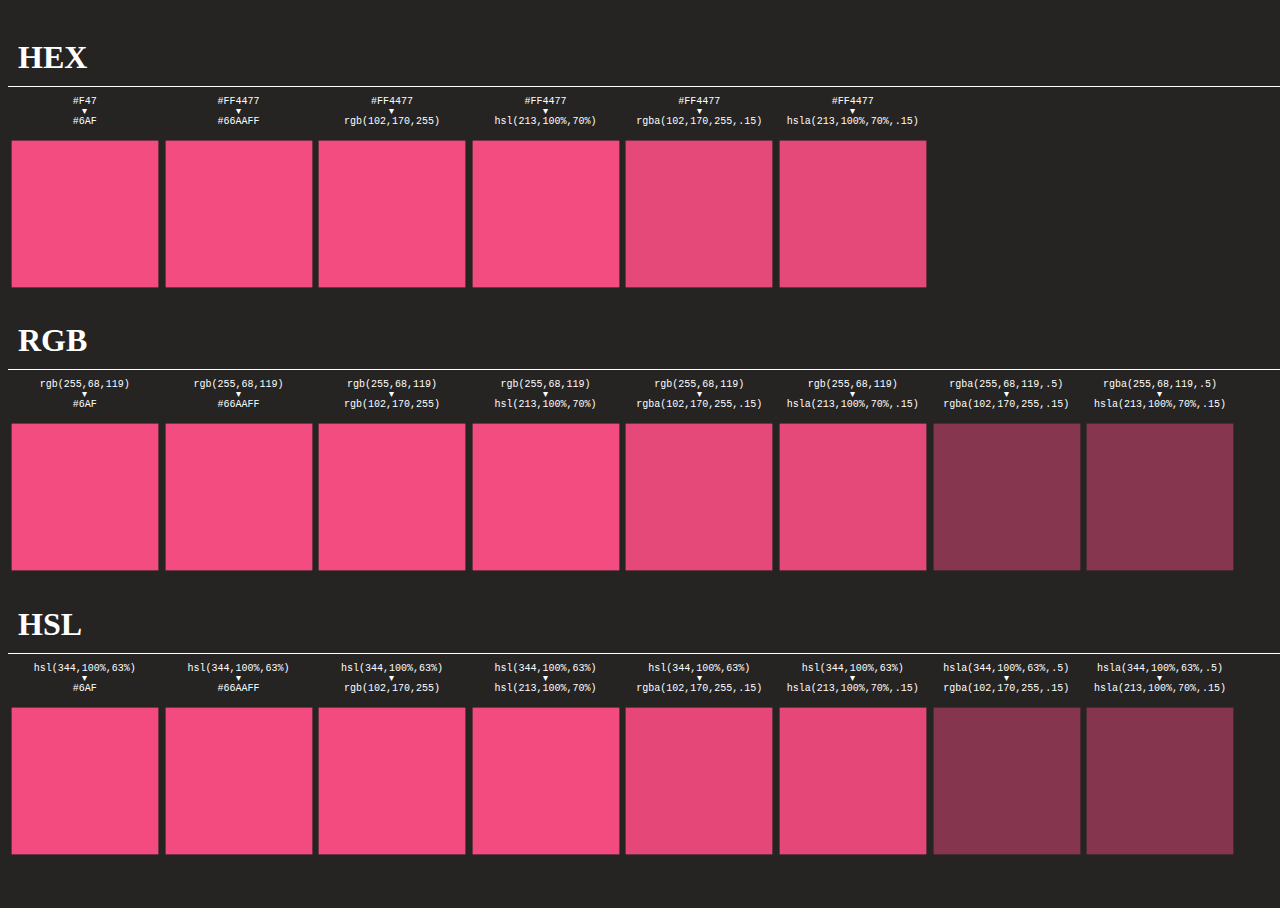
<file: anime-master/documentation/examples/colors-test.html>
<!DOCTYPE html>
<html>
<head>
  <title>Colors test | anime.js</title>
  <meta charset="utf-8">
  <meta name="viewport" content="width=device-width, initial-scale=1, maximum-scale=1">
  <meta property="og:title" content="anime.js">
  <meta property="og:url" content="https://animejs.com">
  <meta property="og:description" content="Javascript Animation Engine">
  <meta property="og:image" content="https://animejs.com/documentation/assets/img/icons/og.png">
  <meta name="twitter:card" content="summary">
  <meta name="twitter:title" content="anime.js">
  <meta name="twitter:site" content="@juliangarnier">
  <meta name="twitter:description" content="Javascript Animation Engine">
  <meta name="twitter:image" content="https://animejs.com/documentation/assets/img/icons/twitter.png">
  <link rel="apple-touch-icon-precomposed" href="../assets/img/social-media-image.png">
  <link rel="icon" type="image/png" href="../assets/img/favicon.png">
  <link href="../assets/css/documentation.css" rel="stylesheet">
  <script src="../../lib/anime.min.js"></script>
  <!-- <script src="../assets/js/anime/anime.2.0.2.js"></script> -->
  <!-- <script src="../assets/js/anime/anime.1.3.js"></script> -->
  <style>
    body {
      width: 100%;
      height: 100vh;
    }
    .color-tests {
      display: flex;
      flex-wrap: wrap;
    }
    .section-title {
      display: block;
      width: 100%;
      margin-bottom: 10px;
      padding: 10px;
      border-bottom: 1px solid #FFF;
    }
    .color-test {
      flex-shrink: 2;
      text-align: center;
      font-size: 10px;
      line-height: 1em;
      font-family: monospace;
    }
    .color-el {
      display: flex;
      align-items: center;
      justify-content: center;
      position: relative;
      width: 12vw;
      height: 12vw;
      margin-top: 10px;
    }
  </style>
</head>
<body>
  <section class="color-section">
    <h1 class="section-title">HEX</h1>
    <div class="color-tests">
      <div class="color-test hex-to-hex-shorthand">#F47<br>▾<br>#6AF</div>
      <div class="color-test hex-to-hex">#FF4477<br>▾<br>#66AAFF</div>
      <div class="color-test hex-to-rgb">#FF4477<br>▾<br>rgb(102,170,255)</div>
      <div class="color-test hex-to-hsl">#FF4477<br>▾<br>hsl(213,100%,70%)</div>
      <div class="color-test hex-to-rgba">#FF4477<br>▾<br>rgba(102,170,255,.15)</div>
      <div class="color-test hex-to-hsla">#FF4477<br>▾<br>hsla(213,100%,70%,.15)</div>
    </div>
  </section>
  <section class="color-section">
    <h1 class="section-title">RGB</h1>
    <div class="color-tests">
      <div class="color-test rgb-to-hex-shorthand">rgb(255,68,119)<br>▾<br>#6AF</div>
      <div class="color-test rgb-to-hex">rgb(255,68,119)<br>▾<br>#66AAFF</div>
      <div class="color-test rgb-to-rgb">rgb(255,68,119)<br>▾<br>rgb(102,170,255)</div>
      <div class="color-test rgb-to-hsl">rgb(255,68,119)<br>▾<br>hsl(213,100%,70%)</div>
      <div class="color-test rgb-to-rgba">rgb(255,68,119)<br>▾<br>rgba(102,170,255,.15)</div>
      <div class="color-test rgb-to-hsla">rgb(255,68,119)<br>▾<br>hsla(213,100%,70%,.15)</div>
      <div class="color-test rgba-to-rgba">rgba(255,68,119,.5)<br>▾<br>rgba(102,170,255,.15)</div>
      <div class="color-test rgba-to-hsla">rgba(255,68,119,.5)<br>▾<br>hsla(213,100%,70%,.15)</div>
    </div>
  </section>
  <section class="color-section">
    <h1 class="section-title">HSL</h1>
    <div class="color-tests">
      <div class="color-test hsl-to-hex-shorthand">hsl(344,100%,63%)<br>▾<br>#6AF</div>
      <div class="color-test hsl-to-hex">hsl(344,100%,63%)<br>▾<br>#66AAFF</div>
      <div class="color-test hsl-to-rgb">hsl(344,100%,63%)<br>▾<br>rgb(102,170,255)</div>
      <div class="color-test hsl-to-hsl">hsl(344,100%,63%)<br>▾<br>hsl(213,100%,70%)</div>
      <div class="color-test hsl-to-rgba">hsl(344,100%,63%)<br>▾<br>rgba(102,170,255,.15)</div>
      <div class="color-test hsl-to-hsla">hsl(344,100%,63%)<br>▾<br>hsla(213,100%,70%,.15)</div>
      <div class="color-test hsla-to-rgba">hsla(344,100%,63%,.5)<br>▾<br>rgba(102,170,255,.15)</div>
      <div class="color-test hsla-to-hsla">hsla(344,100%,63%,.5)<br>▾<br>hsla(213,100%,70%,.15)</div>
    </div>
  </section>
  <script>

    var colorTestEls = document.querySelectorAll('.color-test');

    function createTest(el) {
      var testHtml = el.innerHTML;
      var testValues = testHtml.split('<br>▾<br>');
      var colorEl = document.createElement('div');
      colorEl.classList.add('color-el');
      el.appendChild(colorEl);
      anime({
        targets: colorEl,
        backgroundColor: [testValues[0], testValues[1]],
        scale: [.97, .75],
        direction: 'alternate',
        easing: 'easeInOutSine',
        duration: 4000,
        loop: true
      });
    }

    for (var i = 0; i < colorTestEls.length; i++) createTest(colorTestEls[i]);

  </script>
</body>
</html>
</file>
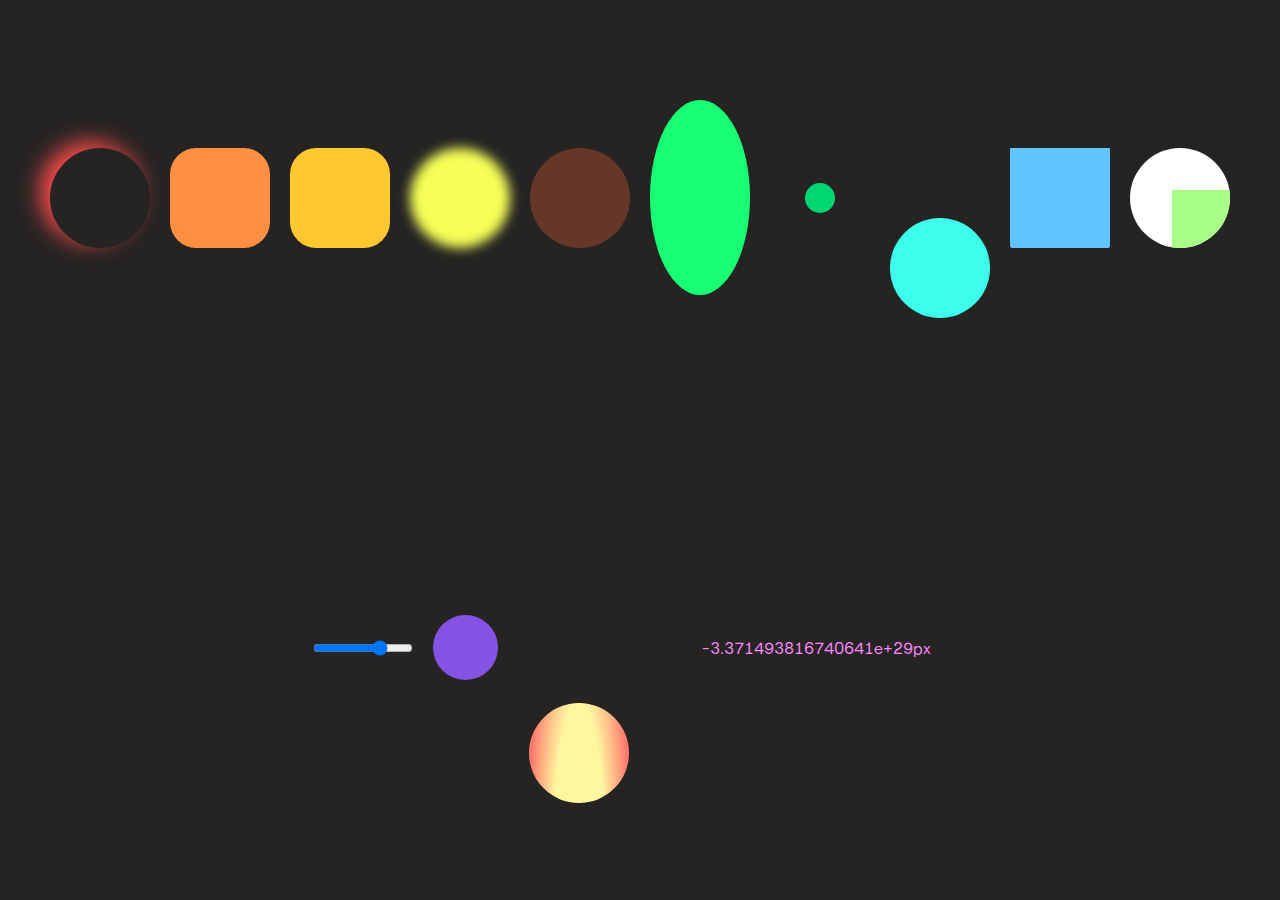
<file: anime-master/documentation/examples/complex-properties.html>
<!DOCTYPE html>
<html>
<head>
  <title>Complex properties | anime.js</title>
  <meta charset="utf-8">
  <meta name="viewport" content="width=device-width, initial-scale=1, maximum-scale=1">
  <meta property="og:title" content="anime.js">
  <meta property="og:url" content="https://animejs.com">
  <meta property="og:description" content="Javascript Animation Engine">
  <meta property="og:image" content="https://animejs.com/documentation/assets/img/icons/og.png">
  <meta name="twitter:card" content="summary">
  <meta name="twitter:title" content="anime.js">
  <meta name="twitter:site" content="@juliangarnier">
  <meta name="twitter:description" content="Javascript Animation Engine">
  <meta name="twitter:image" content="https://animejs.com/documentation/assets/img/icons/twitter.png">
  <link rel="apple-touch-icon-precomposed" href="../assets/img/social-media-image.png">
  <link href="../assets/css/animejs.css" rel="stylesheet">
  <link href="../assets/css/documentation.css" rel="stylesheet">
  <!-- <script src="../../lib/anime.min.js"></script> -->
  <!-- <script src="../assets/js/anime/anime.1.3.js"></script> -->
  <!-- <script src="../assets/js/anime/anime.2.0.1.js"></script> -->
  <style>
    body {
      display: flex;
      flex-wrap: wrap;
      justify-content: center;
      align-items: center;
      min-height: 100vh;
    }
    .item {
      width: 100px;
      height: 100px;
      margin-top: 20px;
      border-radius: 50%;
      background-color: currentColor;
      margin: 10px;
    }
    .box-shadow {
      background-color: transparent;
    }
    .clip-path {
      border-radius: 0;
    }
    .auto-property {
      background-image: radial-gradient(50% 100%, #FFF7A0 50%, #FF7A6D 100%);
      background-size: auto 100px;
    }
    .exponent-values {
      width: 300px;
      background-color: transparent;
      text-align: center;
    }
  </style>
</head>
<body>
  <div class="box-shadow item color-red"></div>
  <div class="unit-less item color-orange"></div>
  <div class="specified-unit item color-lightorange"></div>
  <div class="filter item color-yellow"></div>
  <div class="rgba item color-citrus"></div>
  <div class="calc item color-green"></div>
  <div class="zero-value item color-darkgreen"></div>
  <div class="round-value item color-turquoise"></div>
  <div class="clip-path item color-skyblue"></div>
  <svg class="item" xmlns="http://www.w3.org/2000/svg" viewBox="0 0 100 100">
    <g id="Page-1" fill="none" fill-rule="evenodd">
      <g id="svg" fill="#A7FF87">
        <rect id="Rectangle" width="50" height="50" x="25" y="25"/>
      </g>
    </g>
  </svg>
  <input class="item" type="range" value="0" min="0" max="100">
  <div class="basic-css color-lavender item"></div>
  <div class="auto-property color-purple item"></div>
  <input class="exponent-values color-pink item" value="-1.1234567890123456789e+30px"></input>
  <script type="module">
    
    import anime from "../../src/index.js";

    var boxShadow = anime({
      targets: '.box-shadow',
      boxShadow: [
        {value: ['10px -10px 10px 0 currentColor', '10px 10px 20px 0 currentColor']},
        {value: '-10px 10px 30px 0 currentColor'},
        {value: '-10px -10px 20px 0 currentColor'},
        {value: '10px -10px 10px 0 currentColor'}
      ],
      loop: true,
      easing: 'linear'
    });
    var unitLess = anime({
      targets: '.unit-less',
      borderRadius: 16,
      loop: true,
      direction: 'alternate',
      easing: 'linear'
    });
    var specifiedUnit = anime({
      targets: '.specified-unit',
      borderRadius: '1em',
      loop: true,
      direction: 'alternate',
      easing: 'linear'
    });
    var filter = anime({
      targets: '.filter',
      filter: ["blur(20px)", "blur(0px)"],
      loop: true,
      direction: 'alternate',
      easing: 'linear'
    });
    var rgba = anime({
      targets: '.rgba',
      backgroundColor: ['rgba(255,100,50,1)', 'rgba(255,100,50,.0)'],
      loop: true,
      direction: 'alternate',
      easing: 'linear'
    });
    var calc = anime({
      targets: '.calc',
      height: ['calc(25% - 100px)', 'calc(25% - 0px)'],
      loop: true,
      direction: 'alternate',
      easing: 'linear'
    });
    var zeroValue = anime({
      targets: '.zero-value',
      scale: 0,
      loop: true,
      direction: 'alternate',
      easing: 'linear'
    });
    var roundValue = anime({
      targets: '.round-value',
      translateY: 100,
      round: .1,
      loop: true,
      direction: 'alternate',
      easing: 'linear'
    });
    var clipPath = anime({
      targets: '.clip-path',
      clipPath: ['circle(0px at center)', 'circle(100px at center)'],
      loop: true,
      direction: 'alternate',
      easing: 'linear'
    });
    var svgTransform = anime({
      targets: 'rect',
      transform: 'translate(10 10) scale(2)',
      loop: true,
      direction: 'alternate',
      easing: 'linear'
    });
    var rangeValue = anime({
      targets: 'input[type="range"]',
      value: 100,
      loop: true,
      direction: 'alternate',
      easing: 'linear'
    });
    var basicCSS = anime({
      targets: '.basic-css',
      width: 50,
      height: 50,
      loop: true,
      direction: 'alternate',
      easing: 'linear'
    });
    var autoProperty = anime({
      targets: '.auto-property',
      backgroundSize: ['auto 10px', 'auto 400px'],
      margin: '20% 40px 10px 30px',
      loop: true,
      direction: 'alternate',
      easing: 'linear'
    });
    var exponentValues = anime({
      targets: '.exponent-values',
      value: '+1.0123456789012346e+21px',
      loop: true,
      direction: 'alternate',
      easing: 'linear'
    });
  </script>
</body>
</html>
</file>
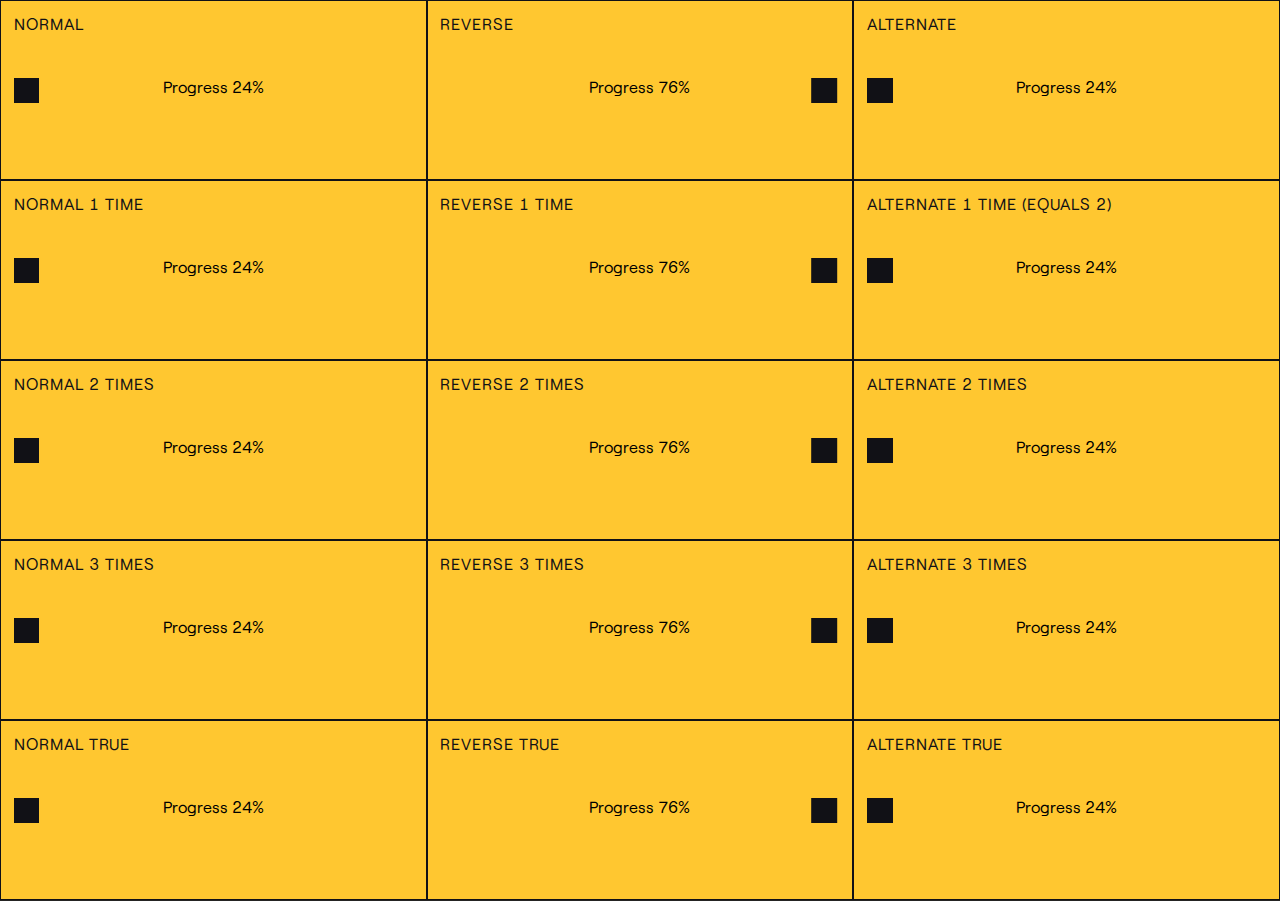
<file: anime-master/documentation/examples/directions-testing.html>
<!DOCTYPE html>
<html>
<head>
  <title>Diretions Testing | anime.js</title>
  <meta charset="utf-8">
  <meta name="viewport" content="width=device-width, initial-scale=1, maximum-scale=1">
  <meta property="og:title" content="anime.js">
  <meta property="og:url" content="https://animejs.com">
  <meta property="og:description" content="Javascript Animation Engine">
  <meta property="og:image" content="https://animejs.com/documentation/assets/img/icons/og.png">
  <meta name="twitter:card" content="summary">
  <meta name="twitter:title" content="anime.js">
  <meta name="twitter:site" content="@juliangarnier">
  <meta name="twitter:description" content="Javascript Animation Engine">
  <meta name="twitter:image" content="https://animejs.com/documentation/assets/img/icons/twitter.png">
  <link rel="apple-touch-icon-precomposed" href="../assets/img/social-media-image.png">
  <link rel="icon" type="image/png" href="../assets/img/favicon.png">
  <link href="../assets/css/animejs.css" rel="stylesheet">
  <link href="../assets/css/documentation.css" rel="stylesheet">
  <script src="../../lib/anime.min.js"></script>
  <style>
    body {
      display: flex;
      flex-wrap: wrap;
      align-items: center;
      justify-content: flex-start;
      height: auto;
    }
    article {
      padding: 1vw;
      position: relative;
      width: 33.33%;
      height: 20vh;
      background: currentColor;
      border: 1px solid #111116;
    }
    h2 {
      color: #111116;
    }
    .el {
      position: relative;
      top: 5vh;
      width: 2vw;
      height: 2vw;
      background: #111116;
    }
    .logs {
      display: flex;
      flex-direction: column;
      flex-wrap: wrap;
      align-items: center;
      justify-content: center;
      position: absolute;
      top: 1vh;
      left: 0;
      bottom: 0;
      height: 19vh;
      width: 100%;
    }
    input {
      text-align: center;
      background: none;
      border: none;
    }
  </style>
</head>
<body>
  <script>
    function createTest(title, numberOfTargets, params) {
      var testEl = document.createElement('article');
      var testZoneEl = document.createElement('div');
      var logsEl = document.createElement('div');
      var progressEl = document.createElement('input');
      var promiseEl = document.createElement('input');
      var h2El = document.createElement('h2');

      for (var i = 0; i < numberOfTargets; i++) {
        var el = document.createElement('div');
        el.classList.add('el');
        testZoneEl.appendChild(el);
      }

      h2El.innerHTML = title;
      testEl.appendChild(h2El);
      logsEl.classList.add('logs');
      logsEl.appendChild(progressEl);
      logsEl.appendChild(promiseEl);
      testEl.appendChild(logsEl);
      testEl.appendChild(testZoneEl);
      document.body.appendChild(testEl);

      params.targets = testZoneEl.querySelectorAll('div');
      params.translateX = '29vw';
      params.delay = 1000;
      params.endDelay = 1000;
      params.easing = 'easeInOutQuad';
      params.begin = function() { testEl.classList.add('color-lightorange') };
      params.update = function(a) { 
        testEl.classList.add('color-red');
        progressEl.value = 'Progress ' + Math.round(a.progress) + '%';
      };
      params.complete = function() { testEl.classList.add('color-darkgreen') };
      var animation = anime(params);
      animation.finished.then(function() {
        promiseEl.value = 'Promise resolved'
        console.log('Promise resolved');
      });
      testEl.onclick = function() {
        testEl.classList.add('color-red');
        testEl.classList.remove('color-lightorange');
        testEl.classList.remove('color-darkgreen');
        animation.restart();
      }
    }

    createTest('Normal', 1, {});

    createTest('Reverse', 1, {
      direction: 'reverse'
    });

    createTest('Alternate', 1, {
      direction: 'alternate'
    });

    createTest('Normal 1 time', 1, {
      loop: 1
    });

    createTest('Reverse 1 time', 1, {
      direction: 'reverse',
      loop: 1
    });

    createTest('Alternate 1 time (equals 2)', 1, {
      direction: 'alternate',
      loop: 1
    });

    createTest('Normal 2 times', 1, {
      loop: 2
    });

    createTest('Reverse 2 times', 1, {
      direction: 'reverse',
      loop: 2
    });

    createTest('Alternate 2 times', 1, {
      direction: 'alternate',
      loop: 2
    });

    createTest('Normal 3 times', 1, {
      loop: 3
    });

    createTest('Reverse 3 times', 1, {
      direction: 'reverse',
      loop: 3
    });

    createTest('Alternate 3 times', 1, {
      direction: 'alternate',
      loop: 3
    });

    createTest('Normal true', 1, {
      loop: true
    });

    createTest('Reverse true', 1, {
      direction: 'reverse',
      loop: true
    });

    createTest('Alternate true', 1, {
      direction: 'alternate',
      loop: true
    });



  </script>
</body>
</html>
</file>
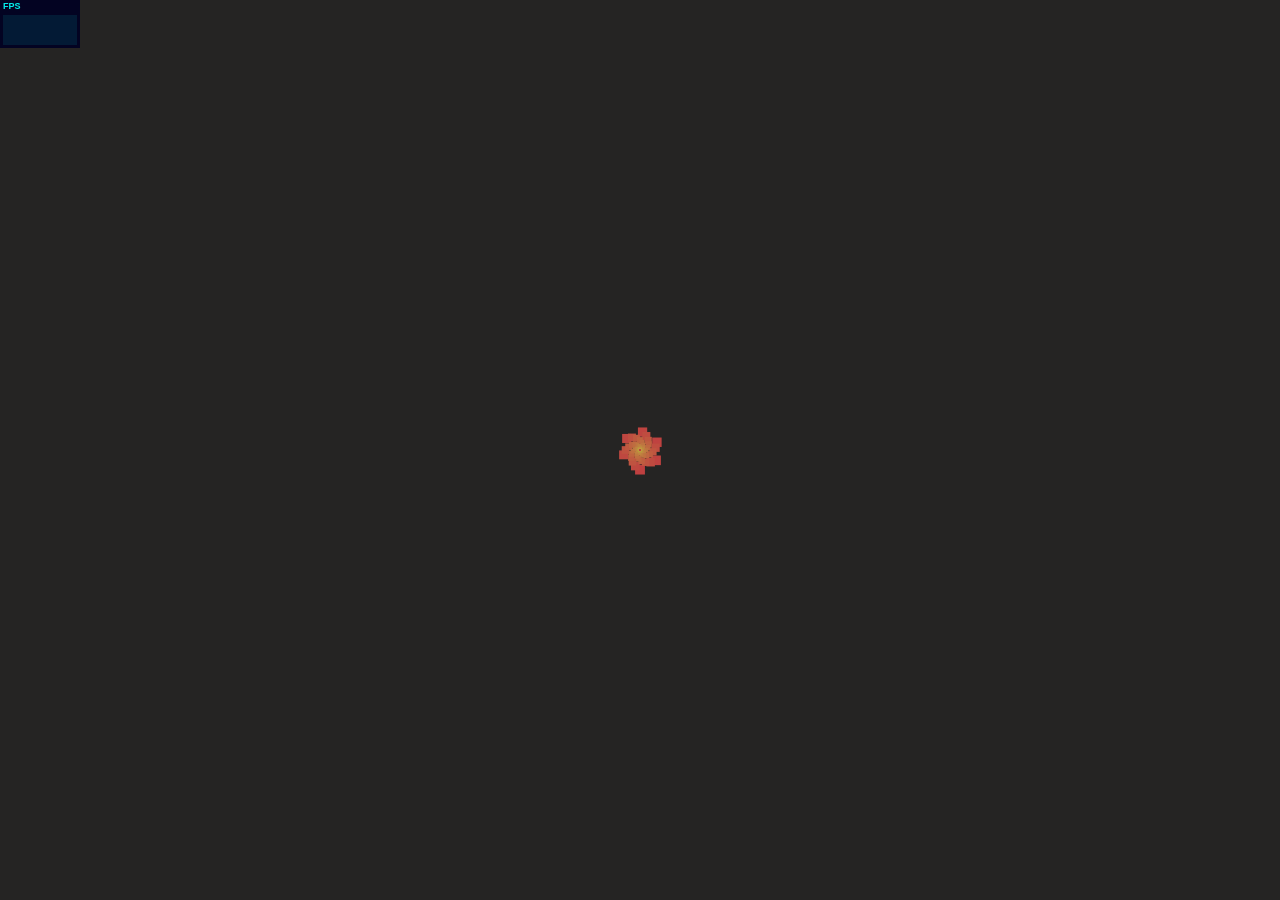
<file: anime-master/documentation/examples/DOM-stress-test.html>
<!DOCTYPE html>
<html>
<head>
  <title>DOM stress test | anime.js</title>
  <meta charset="utf-8">
  <meta name="viewport" content="width=device-width, initial-scale=1, maximum-scale=1">
  <meta property="og:title" content="anime.js">
  <meta property="og:url" content="https://animejs.com">
  <meta property="og:description" content="Javascript Animation Engine">
  <meta property="og:image" content="https://animejs.com/documentation/assets/img/icons/og.png">
  <meta name="twitter:card" content="summary">
  <meta name="twitter:title" content="anime.js">
  <meta name="twitter:site" content="@juliangarnier">
  <meta name="twitter:description" content="Javascript Animation Engine">
  <meta name="twitter:image" content="https://animejs.com/documentation/assets/img/icons/twitter.png">
  <link rel="apple-touch-icon-precomposed" href="../assets/img/social-media-image.png">
  <link rel="icon" type="image/png" href="../assets/img/favicon.png" >
  <link href="../assets/css/animejs.css" rel="stylesheet">
  <link href="../assets/css/documentation.css" rel="stylesheet">
  <script src="../../lib/anime.min.js"></script>
  <!-- <script src="../assets/js/anime/anime.2.0.2.js"></script> -->
  <!-- <script src="../assets/js/anime/anime.1.0.js"></script> -->
  <style>

    .el {
      position: absolute;
      top: 50%;
      left: 50%;
      width: 1em;
      height: 1em;
      margin: -.5em 0 0 -.5em;
      font-size: 20px;
    }

  </style>
</head>
<body></body>
<script>

  var wrapperEl = document.body;
  var numberOfEls = 500;
  var duration = numberOfEls * 10;
  var radius = window.innerWidth < window.innerHeight ? window.innerWidth : window.innerHeight;
  var distance = (radius / 4 <= 150 ? 150 : radius / 2.5) / 16; 

  function createEl(i) {
    var el = document.createElement('div');
    var hue = Math.round(360 / numberOfEls * i);
    el.classList.add('el');
    //el.style.border = '5px solid hsl(' + hue + ', 50%, 50%)';
    el.style.backgroundColor = 'hsl(' + hue + ', 50%, 50%)';
    wrapperEl.appendChild(el);
    anime({
      targets: el,
      translateX: Math.sin(i) * distance + 'rem',
      translateY: Math.cos(i) * distance + 'rem',
      scale: [
        {value: [.1, 2]},
        {value: .1}
      ],
      easing: 'easeInOutSine',
      loop: true,
      duration: duration,
      delay: i * (duration / numberOfEls)
    });
  };

  for (var i = 0; i < numberOfEls; i++) createEl(i);

  </script>
  <script src="../assets/js/vendors/stats.min.js"></script>
</html>
</file>
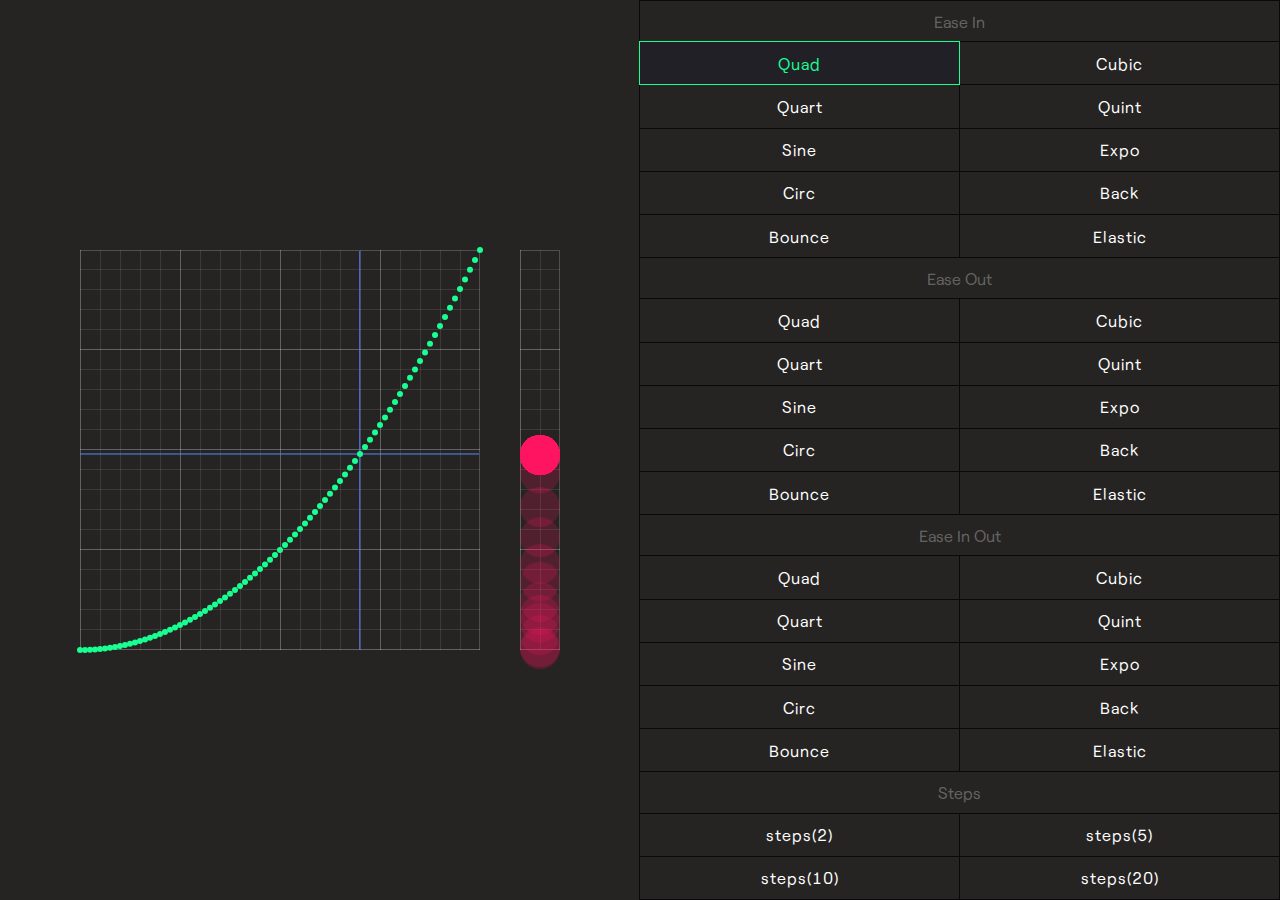
<file: anime-master/documentation/examples/ease-visualizer.html>
<!DOCTYPE html>
<html>
<head>
  <title>Ease visualizer | anime.js</title>
  <meta charset="utf-8">
  <meta name="viewport" content="width=device-width, initial-scale=1, maximum-scale=1">
  <meta property="og:title" content="anime.js">
  <meta property="og:url" content="https://animejs.com">
  <meta property="og:description" content="Javascript Animation Engine">
  <meta property="og:image" content="https://animejs.com/documentation/assets/img/icons/og.png">
  <meta name="twitter:card" content="summary">
  <meta name="twitter:title" content="anime.js">
  <meta name="twitter:site" content="@juliangarnier">
  <meta name="twitter:description" content="Javascript Animation Engine">
  <meta name="twitter:image" content="https://animejs.com/documentation/assets/img/icons/twitter.png">
  <link rel="apple-touch-icon-precomposed" href="../assets/img/social-media-image.png">
  <link rel="icon" type="image/png" href="../assets/img/favicon.png">
  <link href="../assets/css/animejs.css" rel="stylesheet">
  <link href="../assets/css/documentation.css" rel="stylesheet">
  <!-- <script src="../../lib/anime.min.js"></script> -->
  <style>
    .easings {
      display: flex;
      justify-content: space-between;
      align-items: center;
      flex-direction: column;
      position: absolute;
      width: 100%;
      height: 100%;
    }
    .output {
      display: flex;
      justify-content: center;
      align-items: center;
      position: relative;
      width: 100%;
      height: 400px;
    }
    .options {
      display: flex;
      flex-wrap: wrap;
      flex-direction: row;
      width: 100%;
      min-height: 300px;
      border-top: 1px solid #09090B;
    }
    .grid {
      border-top: 1px solid rgba(255,255,255,0.2);
      border-right: 1px solid rgba(255,255,255,0.2);
      background: linear-gradient(0deg, rgba(255,255,255,0.2) 1px, rgba(0,0,0,0) 1px),
                  linear-gradient(90deg, rgba(255,255,255,0.2) 1px, rgba(0,0,0,0) 1px),
                  linear-gradient(0deg, rgba(255,255,255,0.1) 1px, rgba(0,0,0,0) 1px),
                  linear-gradient(90deg, rgba(255,255,255,0.1) 1px, rgba(0,0,0,0) 1px);
      background-position: 0px -1px;
      background-size: 100px 100px, 100px 100px, 20px 20px, 20px 20px;
    }
    .visualizer-wrapper {
      position: relative;
      width: 100%;
      height: 100%;
    }
    .visualizer {
      position: relative;
      width: 100%;
    }
    .value {
      position: relative;
      width: 20px;
      height: 100%;
      margin-left: 20px;
    }
    @media screen and (min-width: 980px) {
      .easings {
        flex-direction: row;
      }
      .output {
        width: 50%;
        height: 100%;
      }
      .options {
        width: 50%;
        height: 100%;
      }
      .visualizer-wrapper {
        width: 400px;
        height: 400px;
      }
      .value {
        width: 40px;
        height: 400px;
        margin-left: 40px;
      }
    }
    .axis {
      position: absolute;
      background: #5A87FF;
    }
    .axis.x {
      width: 1px;
      height: 100%;
      transform-origin: 0 0;
    }
    .axis.y {
      bottom: 0;
      width: 100%;
      height: 1px;
      transform-origin: 100% 0;
    }
    .graph {
      position: absolute;
      top: 0;
      left: 0;
      right: 0;
      bottom: 0;
    }
    .cursor {
      position: absolute;
      z-index: 2;
      width: 40px;
      height: 40px;
      margin-top: -20px;
      background: #FF1461;
      border-radius: 50%;
      transform: translateY(100px);
    }
    .curve {
      display: flex;
      justify-content: space-between;
      align-items: flex-end;
      overflow: visible;
      position: relative;
      z-index: 1;
      width: 100%;
      height: 100%;
    }
    .curve-dot {
      position: relative;
      width: 6px;
      height: 6px;
      margin-bottom: -3px;
      margin-left: -3px;
      border-radius: 50%;
      flex-shrink: 0;
      background-color: #18FF92;
    }
    .curve-dot:first-child {
      margin-left: -3px;
    }
    .curve-dot:last-child {
      margin-right: -4px;
    }
    button {
      opacity: 1;
      position: relative;
      color: currentColor;
      font-size: 16px;
      width: calc(50% + 1px);
      border: 1px solid #09090B;
      background: transparent;
      margin: -1px 0 0 -1px;
      letter-spacing: 1px;
    }
    label {
      display: flex;
      align-items: center;
      justify-content: center;
      width: calc(100% + 1px);
      margin: -1px 0 0 -1px;
      border-top: 0px;
      border-left: 1px solid #09090B;
      border-right: 1px solid #09090B;
      color: rgba(255,255,255,.3);
    }
    button.active {
      color: #18FF92;
      z-index: 1;
      opacity: 1;
      border: 1px solid currentColor;
      background: #222027;
    }
    button:focus {
      outline: none;
    }
    button:hover {
      background: #222027;
    }
  </style>
</head>
<body>
  <div class="easings">
    <div class="output">
      <div class="visualizer-wrapper grid">
        <div class="axis x"></div>
        <div class="axis y"></div>
        <div class="visualizer">
          <div class="curve">
            <div class="curve-dot"></div>
            <div class="curve-dot"></div>
            <div class="curve-dot"></div>
            <div class="curve-dot"></div>
            <div class="curve-dot"></div>
            <div class="curve-dot"></div>
            <div class="curve-dot"></div>
            <div class="curve-dot"></div>
            <div class="curve-dot"></div>
            <div class="curve-dot"></div>
            <div class="curve-dot"></div>
            <div class="curve-dot"></div>
            <div class="curve-dot"></div>
            <div class="curve-dot"></div>
            <div class="curve-dot"></div>
            <div class="curve-dot"></div>
            <div class="curve-dot"></div>
            <div class="curve-dot"></div>
            <div class="curve-dot"></div>
            <div class="curve-dot"></div>
            <div class="curve-dot"></div>
            <div class="curve-dot"></div>
            <div class="curve-dot"></div>
            <div class="curve-dot"></div>
            <div class="curve-dot"></div>
            <div class="curve-dot"></div>
            <div class="curve-dot"></div>
            <div class="curve-dot"></div>
            <div class="curve-dot"></div>
            <div class="curve-dot"></div>
            <div class="curve-dot"></div>
            <div class="curve-dot"></div>
            <div class="curve-dot"></div>
            <div class="curve-dot"></div>
            <div class="curve-dot"></div>
            <div class="curve-dot"></div>
            <div class="curve-dot"></div>
            <div class="curve-dot"></div>
            <div class="curve-dot"></div>
            <div class="curve-dot"></div>
            <div class="curve-dot"></div>
            <div class="curve-dot"></div>
            <div class="curve-dot"></div>
            <div class="curve-dot"></div>
            <div class="curve-dot"></div>
            <div class="curve-dot"></div>
            <div class="curve-dot"></div>
            <div class="curve-dot"></div>
            <div class="curve-dot"></div>
            <div class="curve-dot"></div>
            <div class="curve-dot"></div>
            <div class="curve-dot"></div>
            <div class="curve-dot"></div>
            <div class="curve-dot"></div>
            <div class="curve-dot"></div>
            <div class="curve-dot"></div>
            <div class="curve-dot"></div>
            <div class="curve-dot"></div>
            <div class="curve-dot"></div>
            <div class="curve-dot"></div>
            <div class="curve-dot"></div>
            <div class="curve-dot"></div>
            <div class="curve-dot"></div>
            <div class="curve-dot"></div>
            <div class="curve-dot"></div>
            <div class="curve-dot"></div>
            <div class="curve-dot"></div>
            <div class="curve-dot"></div>
            <div class="curve-dot"></div>
            <div class="curve-dot"></div>
            <div class="curve-dot"></div>
            <div class="curve-dot"></div>
            <div class="curve-dot"></div>
            <div class="curve-dot"></div>
            <div class="curve-dot"></div>
            <div class="curve-dot"></div>
            <div class="curve-dot"></div>
            <div class="curve-dot"></div>
            <div class="curve-dot"></div>
            <div class="curve-dot"></div>
            <div class="curve-dot"></div>
          </div>
        </div>
      </div>
      <div class="value grid">
        <div class="graph">
          <div class="cursor"></div>
          <div class="cursor"></div>
          <div class="cursor"></div>
          <div class="cursor"></div>
          <div class="cursor"></div>
          <div class="cursor"></div>
          <div class="cursor"></div>
          <div class="cursor"></div>
          <div class="cursor"></div>
          <div class="cursor"></div>
          <div class="cursor"></div>
          <div class="cursor"></div>
          <div class="cursor"></div>
          <div class="cursor"></div>
          <div class="cursor"></div>
          <div class="cursor"></div>
          <div class="cursor"></div>
          <div class="cursor"></div>
        </div>
      </div>
    </div>
    <div class="options">
      <label>Ease In</label>
      <button class="active" value="easeInQuad" >Quad</button>
      <button value="easeInCubic" >Cubic</button>
      <button value="easeInQuart" >Quart</button>
      <button value="easeInQuint" >Quint</button>
      <button value="easeInSine" >Sine</button>
      <button value="easeInExpo" >Expo</button>
      <button value="easeInCirc" >Circ</button>
      <button value="easeInBack" >Back</button>
      <button value="easeInBounce" >Bounce</button>
      <button value="easeInElastic" >Elastic</button>
      <label>Ease Out</label>
      <button value="easeOutQuad" >Quad</button>
      <button value="easeOutCubic" >Cubic</button>
      <button value="easeOutQuart" >Quart</button>
      <button value="easeOutQuint" >Quint</button>
      <button value="easeOutSine" >Sine</button>
      <button value="easeOutExpo" >Expo</button>
      <button value="easeOutCirc" >Circ</button>
      <button value="easeOutBack" >Back</button>
      <button value="easeOutBounce" >Bounce</button>
      <button value="easeOutElastic" >Elastic</button>
      <label>Ease In Out</label>
      <button value="easeInOutQuad" >Quad</button>
      <button value="easeInOutCubic" >Cubic</button>
      <button value="easeInOutQuart" >Quart</button>
      <button value="easeInOutQuint" >Quint</button>
      <button value="easeInOutSine" >Sine</button>
      <button value="easeInOutExpo" >Expo</button>
      <button value="easeInOutCirc" >Circ</button>
      <button value="easeInOutBack" >Back</button>
      <button value="easeInOutBounce" >Bounce</button>
      <button value="easeInOutElastic" >Elastic</button>
      <label>Steps</label>
      <button value="steps(2)" >steps(2)</button>
      <button value="steps(5)" >steps(5)</button>
      <button value="steps(10)" >steps(10)</button>
      <button value="steps(20)" >steps(20)</button>
    </div>
  </div>
  <script type="module">

  import anime from '../../src/index.js';

  var pathEl = document.querySelector('.curve');
  var presetsEls = document.querySelectorAll('.options button');
  var duration = 1000;

  function animateProgress(easingName) {

    anime.remove(['.axis.x', '.axis.y', '.cursor']);

    var tl = anime.timeline({
      duration: duration,
      easing: 'linear',
      complete: function() {
        animateProgress(easingName);
      }
    })
    .add({
      targets: '.axis.x',
      translateX: [0, 399],
      translateZ: [0, 0]
     }, 0)
    .add({
      targets: '.axis.y',
      translateY: [0, -399],
      translateZ: [0, 0],
      easing: easingName,
      endDelay: 1000
    }, 0)
    .add({
      targets: '.cursor',
      translateY: [400, 0],
      translateZ: [0, 0],
      easing: easingName,
      update: function(anim) {
        var timeSegment = (100 / (anim.animatables.length - 2));
        var index = Math.round((anim.progress +.5) / timeSegment);
        var animatable = anim.animatables[index];
        if (animatable) {
          var target = animatable.target;
          anime.remove(target);
          target.style.opacity = .20;
        }
      }
    }, 0);

  }

  function changeEase(event) {
    for (var i = 0; i < presetsEls.length; i++) {
      presetsEls[i].classList.remove('active');
    }
    var buttonEl = event.target;
    var easingName = buttonEl.value;
    buttonEl.classList.add('active');
    animateProgress(easingName);
    anime({
      targets: '.curve-dot',
      translateY: anime.stagger([0, -400], {easing: easingName}),
      easing: 'easeInOutQuad',
      duration: 400
    });
  }

  for (var i = 0; i < presetsEls.length; i++) {
    presetsEls[i].onclick = changeEase;
  }

  presetsEls[0].click();

  </script>
</body>
</html>
</file>
<file: anime-master/documentation/assets/css/animejs.css>
@font-face {
 font-family: "Roobert";
 font-weight: 400;
 font-style: normal;
 src: url("../fonts/Roobert-Regular.woff2") format("woff2");
}

@font-face {
 font-family: "Roobert";
 font-weight: 400;
 font-style: italic;
 src: url("../fonts/Roobert-Regular.woff2") format("woff2");
}

@font-face {
 font-family: "Roobert";
 font-weight: 600;
 font-style: normal;
 src: url("../fonts/Roobert-SemiBold.woff2") format("woff2");
}

@font-face {
 font-family: "Roobert";
 font-weight: 600;
 font-style: italic;
 src: url("../fonts/Roobert-SemiBoldItalic.woff2") format("woff2");
}

@font-face {
  font-family: "InputMono";
  src: url("../fonts/InputMono-Regular.woff2") format("woff2"),
      url("../fonts/InputMono-Regular.woff") format("woff");
  font-weight: normal;
  font-style: normal;
}

@font-face {
  font-family: "InputMono";
  src: url("../fonts/InputMono-Bold.woff2") format("woff2"),
      url("../fonts/InputMono-Bold.woff") format("woff");
  font-weight: bold;
  font-style: normal;
}

@font-face {
  font-family: "InputMono";
  src: url("../fonts/InputMono-BoldItalic.woff2") format("woff2"),
      url("../fonts/InputMono-BoldItalic.woff") format("woff");
  font-weight: bold;
  font-style: italic;
}

@font-face {
  font-family: "InputMono";
  src: url("../fonts/InputMono-Italic.woff2") format("woff2"),
      url("../fonts/InputMono-Italic.woff") format("woff");
  font-weight: normal;
  font-style: italic;
}

*, *:before, *:after {
  box-sizing: border-box;
  margin: 0;
  padding: 0;
  border: 0;
  font: inherit;
  vertical-align: baseline;
}

html,
body {
  background-color: #252423;
  color: #F6F4F2;
}

body {
  font-family: Roobert, Helvetica Neue, Helvetica, Arial, sans-serif;
  font-weight: 400;
  font-feature-settings:"tnum" 1, "ss03" 1;
  -webkit-font-smoothing: antialiased;
}

h1, h2 {
  font-weight: 600;
}

input {
  font-family: Roobert, Helvetica Neue, Helvetica, Arial, sans-serif;
  font-variant-numeric: tabular-nums;
}

sup {
  vertical-align: super;
  font-size: .625em;
}

strong {
  font-weight: 600;
}

.color-white { color: #F6F4F2; } /* White */
.color-black { color: #2E2C2C; } /* Black */
.color-red, .color-targets { color: #FF4B4B; }/* red: */
.color-orange, .color-properties { color: #FF8F42; }/* orange: */
.color-lightorange, .color-prop-params { color: #FFC730; }/* lightorange: */
.color-yellow, .color-anim-params { color: #F6FF56; }/* yellow: */
.color-citrus, .color-values { color: #A4FF4F; }/* citrus: */
.color-green, .color-keyframes { color: #18FF74; }/* green: */
.color-darkgreen, .color-staggering { color: #00D672; }/* darkgreen: */
.color-turquoise, .color-tl { color: #3CFFEC; }/* turquoise: */
.color-skyblue, .color-controls { color: #61C3FF; }/* skyblue: */
.color-kingblue, .color-callbacks { color: #5A87FF; }/* kingblue: */
.color-lavender, .color-svg { color: #8453E3; }/* lavender: */
.color-purple, .color-easings { color: #C26EFF; }/* purple: */
.color-pink, .color-helpers { color: #FB89FB; }/* pink: */

.anime-mini-logo {
  width: 100px;
  height: 24px;
  transform: scaleY(.5);
}
</file>
<file: anime-master/documentation/assets/css/anime-theme.css>
.hljs {
  display: block;
  color: #F6F4F2;
}

.hljs-comment,
.hljs-quote {
  color: #A2A09F;
  font-style: italic;
}

.hljs-doctag,
.hljs-keyword,
.hljs-formula {
  color: #B08CFF;
}

.hljs-section,
.hljs-name,
.hljs-selector-tag,
.hljs-deletion,
.hljs-subst {
  color: #FF7C72;
}

.hljs-literal {
  color: #1CE2B2;
}

.hljs-string,
.hljs-regexp,
.hljs-addition,
.hljs-attribute,
.hljs-attr,
.hljs-meta-string {
  color: #A6FF8F;
}

.hljs-built_in,
.hljs-class .hljs-title {
  color: #FBF38C;
}

.hljs-variable,
.hljs-template-variable,
.hljs-type,
.hljs-selector-class,
.hljs-selector-attr,
.hljs-selector-pseudo,
.hljs-number {
  color: #FF7C72;
}

.hljs-symbol,
.hljs-bullet,
.hljs-link,
.hljs-meta,
.hljs-selector-id,
.hljs-title {
  color: #61C3FF;
}

.hljs-emphasis {
  font-style: italic;
}

.hljs-strong {
  font-weight: bold;
}

.hljs-link {
  text-decoration: underline;
}
</file>
<file: anime-master/documentation/assets/css/documentation.css>
html,
body,
header {
  background-color: #252423;
}

body {
  position: absolute;
  width: 100%;
  height: 100%;
  color: white;
  font-variant-numeric: tabular-nums;
  -webkit-font-smoothing: antialiased;
  overflow-x: hidden;
}

.content {
  overflow: hidden;
  opacity: 0;
  display: flex;
  flex-direction: row;
  width: 100%;
  height: 100%;
  transition: opacity 1s ease;
}

.ready .content {
  opacity: 1;
}

/* Headers */

.header {
  position: absolute;
  z-index: 1;
  top: 0;
  width: 100%;
}

.logo {
  display: flex;
  justify-content: space-between;
  opacity: .8;
  width: 100%;
  height: 20px;
  text-decoration: none;
  color: currentColor;
}

.logo:visited {
  color: currentColor;
}

.logo svg {
  width: 100%;
  height: 100%;
}

.logo:hover {
  opacity: 1;
}

.version-number {
  opacity: .6;
  color: currentColor;
}

header {
  position: sticky;
  top: 0;
  z-index: 2;
  display: flex;
  align-items: center;
  justify-content: space-between;
  width: 100%;
  height: 60px;
  padding-left: 20px;
  padding-right: 20px;
  border-bottom: 1px solid rgba(0,0,0,.65);
}

h2 {
  font-size: 16px;
  letter-spacing: 1px;
  text-transform: uppercase;
  font-weight: 200;
}

.description-header a {
  text-decoration: none;
  color: inherit;
}

.description-header a:hover {
  text-decoration: underline;
}

/* Panes */

.pane {
  position: relative;
  height: 100%;
}

/* Sidebar */

.sidebar {
  display: flex;
  flex-direction: column;
  width: 240px;
  padding-top: 60px;
  border-right: 1px solid rgba(0,0,0,.65);
}

.sidebar-info {
  display: flex;
  justify-content: space-between;
  padding: 20px;
}

.navigation {
  overflow-y: auto;
  width: 100%;
  height: 100%;
  padding: 10px 0 20px 20px;
}

.navigation ul {
  height: 30px;
  overflow-y: hidden;
  -webkit-transition:opacity .4s ease;
  transition: opacity .4s ease;
}

.navigation ul li {
  position: relative;
}

.navigation ul li:before {
  content: "";
  display: block;
  position: absolute;
  top: 4px;
  left: 2px;
  width: 1px;
  height: calc(100% - 8px);
  background-color: white;
}

.navigation ul li:first-child:before {
  display: none;
}

.navigation a {
  display: block;
  padding-left: 10px;
  color: white;
  text-decoration: none;
  font-size: 14px;
  line-height: 20px;
  letter-spacing: .5px;
  text-transform: uppercase;
}

.navigation ul li:first-child a {
  padding-left: 0;
  padding-top: 10px;
  padding-bottom: 10px;
}

.navigation ul li a,
.navigation ul li:before {
  opacity: .4;
}

.navigation ul li a {
  transition: opacity .4s ease, color .4s ease;
}

.navigation ul.active a {
  opacity: .7;
}

.navigation ul li:hover a,
.navigation ul li:hover:before {
  transition: none;
  opacity: 1;
}

.navigation ul li.active a,
.navigation ul li.active:before {
  opacity: 1;
  color: currentColor;
}

.navigation ul li.active:before {
  background-color: currentColor;
}

.navigation ul.active li:first-child a,
.navigation ul.active li:first-child a:hover {
  opacity: 1;
  color: currentColor;
}

/* Info pane */

.demo-info {
  flex-direction: column;
  font-size: 16px;
  line-height: 22px;
}

.info-output {
  overflow-x: hidden;
  overflow-y: auto;
  position: relative;
  top: 0;
  width: 100%;
  height: calc(100% - 60px);
  padding: 20px;
}

.demo-info pre {
  font-variant-ligatures: none;
  -webkit-font-variant-ligatures: none;
}

.demo-info code {
  font-family: "InputMono", "Courier New", Courier, monospace;
  font-size: 14px;
  line-height: 22px;
  white-space: pre-wrap;
}

.demo-info p {
  margin-bottom: 20px;
}

.demo-info p,
.demo-info td {
  color: #F6F4F2;
}

.demo-info i {
  font-style: italic;
}

.demo-info a {
  text-decoration: none;
  border-bottom: 1px dotted currentColor;
  word-wrap: break-word;
  overflow-wrap: break-word;
}

.demo-info a:hover {
  border-bottom: 1px solid currentColor;
}

.demo-info a[href^="http"],
.demo-info a[href^="http"]:visited {
  color: #F6F4F2;
}

.demo-info p.bubble {
  display: inline-block;
  position: relative;
  padding: 8px 12px;
}

.demo-info p.bubble.warning {
  color: #FBF38C;
}

.demo-info p.bubble.info {
  color: #61C3FF;
}

.demo-info p.bubble:after {
  content: "";
  pointer-events: none;
  color: currentColor;
  display: inline-block;
  position: absolute;
  top: 0;
  left: 0;
  right: 0;
  bottom: 0;
  background-color: currentColor;
  border-radius: 3px;
  opacity: .05;
}

.demo-info code.hljs {
  display: inline-block;
}

.demo-info pre {
  margin-bottom: 20px;
}

.demo-info pre code {
  position: relative;
  display: inline-block;
  width: 100%;
  padding: 8px 12px;
  background-color: rgba(0,0,0,.2);
  border: 1px solid rgba(0,0,0,.2);
  border-radius: 3px;
}

.demo-info p code {
  position: relative;
  padding: 0 2px;
  height: 20px;
  background-color: rgba(0,0,0,.2);
  box-shadow: inset 0 0 1px rgba(0,0,0,.4);
  border-radius: 3px;
}

.demo-info table {
  margin-bottom: 20px;
  border: 1px solid rgba(255,255,255,.15);
  border-spacing: 0;
  border-radius: 3px;
}

.demo-info td {
  vertical-align: middle;
  padding: 8px 12px;
  border-left: 1px solid rgba(255,255,255,.15);
  border-top: 1px solid rgba(255,255,255,.15);
}

.demo-info thead td {
  text-transform: uppercase;
  font-size: 16px;
  line-height: 22px;
  letter-spacing: 1px;
  color: rgba(255,255,255,.4);
  border-top: none;
}

.demo-info td:first-child {
  border-left: none;
}

.code-preview {
  width: 100%;
  padding-top: 40px;
}

.code-preview h2 {
  margin-bottom: 20px;
}

/* Demos */

.demos {
  overflow-y: scroll;
  width: calc(50% - 240px);
  min-width: 330px;
}

article {
  width: 100%;
  display: flex;
  flex-direction: column;
  flex-wrap: wrap;
  align-items: flex-start;
  justify-content: flex-start;
}

.demo {
  position: relative;
  z-index: 1;
  display: flex;
  align-items: center;
  justify-content: center;
  width: 100%;
  min-height: 200px;
  padding-top: 35px;
  border-bottom: 1px solid rgba(0,0,0,.65);
  cursor: pointer;
}

.demo-description {
  display: none;
}

.demo.controls {
  padding-top: 50px;
}

.demo.active.controls {
  cursor: default;
}

.demo:before {
  content: "";
  position: absolute;
  z-index: 0;
  top: 0;
  left: 0;
  opacity: 0;
  display: block;
  width: 100%;
  height: 100%;
  background-color: currentColor;
}

.demo.active:before {
  opacity: .05;
}

.demo-content {
  position: relative;
  display: flex;
  flex-direction: column;
  justify-content: center;
  text-align: center;
  width: 290px;
  height: 100%;
}

.demo-content.vertical {
  flex-direction: row;
}

.demo-title {
  position: absolute;
  top: 0;
  left: 20px;
  width: calc(100% - 40px);
  padding: 23px 0;
  font-size: 14px;
  letter-spacing: 2px;
  text-transform: uppercase;
  color: #F6F4F2;
  opacity: .9;
}

.active .demo-title {
  color: currentColor;
  opacity: 1;
}

.line {
  width: 100%;
  padding: 1px 0px;
}

.line.align-center {
  display: flex;
  justify-content: center;
}

.grid {
  display: flex;
  flex-wrap: wrap;
}

.controls {
  opacity: .4;
  display: flex;
  align-items: center;
  justify-content: center;
  padding-top: 20px;
  padding-bottom: 10px;
}

.controls button {
  position: relative;
  display: block;
  margin: 0 0 0 -1px;
  padding: 5px 10px;
  font-size: 14px;
  text-transform: uppercase;
  border: 1px solid currentColor;
  background-color: transparent;
  color: currentColor;
}

.controls button:focus {
  outline: none;
}

.active .controls {
  opacity: 1;
}

.active .controls button:after {
  content: '';
  opacity: 0;
  position: absolute;
  left: 0;
  top: 0;
  display: block;
  width: 100%;
  height: 100%;
  background-color: currentColor;
}

.active .controls button:hover:after {
  opacity: .2;
}

.controls button.is-active:after,
.controls button.is-active:hover:after {
  opacity: .4;
}

.controls button:first-child {
  margin-left: 0;
}

.controls input {
  margin-left: 10px;
}

.text-output {
  padding-top: 10px;
  padding-bottom: 10px;
  font-size: 16px;
  color: currentColor;
  text-align: center;
  background-color: transparent;
  border: 1px solid currentColor;
}

.log {
  width: 100%;
  height: 100%;
  background: transparent;
  color: currentColor;
  border: none;
  font-size: 16px;
  text-align: center;
}

.bottom.log {
  padding-top: 10px;
  padding-bottom: 10px;
}

.logs {
  pointer-events: none;
  display: flex;
  flex-direction: column;
  align-items: center;
  position: absolute;
  width: 100%;
  height: auto;
}

.log:focus {
  outline: none;
}

input.progress {
  cursor: ew-resize;
}

input.progress[value] {
  position: relative;
  width: 100%;
  height: 27px;
  -webkit-appearance: none;
  background-color: transparent;
  color: currentColor;
}

input.progress[value]:focus {
  outline: none;
}

input.progress[value]:after {
  content: "";
  position: absolute;
  top: 13px;
  left: 0;
  width: 100%;
  height: 1px;
  background-color: currentColor;
}

input.progress[value]::-webkit-slider-thumb {
  -webkit-appearance: none;
  background-color: currentColor;
  border-radius: 50%;
  width: 16px;
  height: 16px;
}

.square,
.circle {
  pointer-events: none;
  position: relative;
  width: 28px;
  height: 28px;
  margin: 1px;
  background-color: currentColor;
  font-size: 14px;
}

.circle {
  border-radius: 50%;
}

.square.outline,
.circle.outline {
  background-color: transparent;
  border: 1px solid currentColor;
}

.triangle {
  pointer-events: none;
  position: relative;
  width: 0;
  height: 0;
  border-style: solid;
  border-width: 0 14px 24px 14px;
  border-color: transparent transparent currentColor transparent;
}

.small {
  width: 18px;
  height: 18px;
}

.small.triangle {
  border-width: 0 10px 17px 10px;
}

.large {
  width: 48px;
  height: 48px;
}

.stretched {
  height: 2px;
}

.shadow {
  position: absolute;
  opacity: .2;
}

.label {
  position: absolute;
  opacity: 0;
  display: flex;
  flex-direction: column;
  justify-content: center;
  text-align: left;
  width: 100%;
  height: auto;
  padding-left: 38px;
  transition: opacity .5s ease;
  white-space: nowrap
}

.demo.active .label {
  opacity: .2;
}

.small.label {
  height: 18px;
  padding-left: 28px;
}

.large.label {
  height: 48px;
  padding-left: 58px;
}

.motion-path {
  position: relative;
  width: 256px;
  margin: auto;
}

.follow-path {
  position: absolute;
  top: -9px;
  left: -9px;
}

.align-center {
  align-items: center;
}

.add-states-demo .el {
  border: 1px solid rgba(0,0,0,0);
}

#cssProperties .el {
  transform: translate3d(0,0,0);
}

/* Responsive */

.sidebar,
.demo-info {
  display: none;
}

.demos {
  top: 60px;
  width: 100%;
  min-width: auto;
  height: calc(100% - 60px);
  -webkit-overflow-scrolling: touch;
}

@media (min-width: 800px) {
  .header {
    width: 239px;
  }
  .demo-info {
    display: inherit;
    width: calc(100% - 380px);
  }
  .demos {
    top: 0;
    width: 380px;
    height: 100%;
  }
  .demos::-webkit-scrollbar {
    width: 1px;
    background-color: transparent;
  }

  .demos::-webkit-scrollbar-track {
    background-color: rgba(0,0,0,.65);
  }

  .demos::-webkit-scrollbar-thumb {
    background-color: rgba(255,255,255,.3);
  }

  .demos::-webkit-scrollbar-thumb:hover {
    background-color: rgba(255,255,255,.6);
  }
}

@media (min-width: 1100px) {
  .sidebar {
    display: inherit;
  }
  .demos {
    width: calc(50% - 240px);
  }
  .demo-info {
    width: 50%;
  }
}
</file>
<file: anime-master/documentation/assets/css/v4.css>
/* V4 */

body {
  transition: padding-top .5s ease-in-out;
}

body.has-banner {
  padding-top: 60px;
}

#top-banner,
#docs-header {
  transition: transform .5s ease-in-out;
}

body.has-banner #docs-header {
  transform: translateY(60px);
}

body.has-banner #top-banner {
  transform: translateY(0%);
}

#top-banner {
  display: flex;
  justify-content: center;
  align-items: center;
  position: fixed;
  z-index: 99;
  top: 0;
  left: 0;
  right: 0;
  height: 60px;
  padding-left: 60px;
  padding-right: 10px;
  font-size: 16px;
  font-weight: 600;
  background-color: #F74F4D;
  color: #FFFFFF;
  transform: translateY(-100%);
}

#top-banner p {
  margin-top: -2px;
}

#close-banner {
  position: absolute;
  z-index: 99;
  left: 10px;
  top: 10px;
  height: 40px;
  width: 40px;
  text-align: center;
  background-color: transparent;
  color: #FFF;
  cursor: pointer;
}

#banner-cta {
  display: inline-flex;
  align-items: baseline;
  height: 30px;
  padding-left: 12px;
  padding-right: 12px;
  margin-left: 16px;
  border-radius: 16px;
  white-space: pre;
  font-weight: 600;
  line-height: 30px;
  background-color: #FFF;
  color: #F74F4D;
  text-decoration: none;
  transition: transform .25s ease;
}

#banner-cta:hover {
  transform: scale(1.08);
}

@media (max-width: 640px) {
  #top-banner {
    padding-left: 40px;
    padding-right: 10px;
    font-size: 15px;
  }

  #close-banner {
    left: 0;
    height: 40px;
    width: 40px;
  }

  #banner-cta {
    margin-left: 10px;
  }

  #banner-cta span {
    display: none;
  }
}

/* Sponsors */

.sponsor-logo {
  opacity: .75;
  text-decoration: none;
  transition: opacity .25s ease;
  margin-bottom: 20px;
}

a.sponsor-logo:hover {
  text-decoration: none;
}

.sponsor-placeholder {
  opacity: .25;
}

.sponsor-logo:hover,
.sponsor-placeholder img {
  opacity: 1;
}

.sponsor-logo img {
  width: 100%;
  max-width: 92px;
  height: auto;
  margin-bottom: 10px;
}

.sponsor-name {
  display: block;
  color: #FFF;
  font-family: "InputMono", "Courier New", Courier, monospace;
  font-weight: bold;
  font-size: 11px;
  text-align: center;
  letter-spacing: -.075em;
}

.sponsors-pane {
  display: none;
}

@media (min-width: 800px) {
  .sponsors-pane {
    width: 148px;
    overflow-y: scroll;
    display: block;
    border-left: 1px solid rgba(0,0,0,.65);
  }
}

#docs-sponsors-list {
  width: 100%;
  display: flex;
  flex-direction: column;
  align-items: center;
  padding: 20px;
}

.sponsors-grid {
  opacity: 0;
  display: flex;
  justify-content: center;
  align-items: center;
  flex-direction: column;
}

#home-sponsors-list {
  flex-wrap: wrap;
  width: 100%;
  margin-top: 20px;
  margin-bottom: 20px;
  display: flex;
  flex-direction: row;
  justify-content: center;
}

#home-sponsors-list .sponsor-logo {
  margin-left: 16px;
  margin-right: 16px;
}

@media (max-width: 739px) {
  .sponsors-grid {
    justify-content: flex-start;
    align-items: flex-start;
    padding-top: 40px;
    border-top: 1px solid rgba(255,255,255,.3);
  }
  #home-sponsors-list .sponsor-logo {
    width: 33.33%;
    padding: 10px;
  }
  #home-sponsors-list .sponsor-logo img {
    max-width: 100%;
  }
}
</file>
